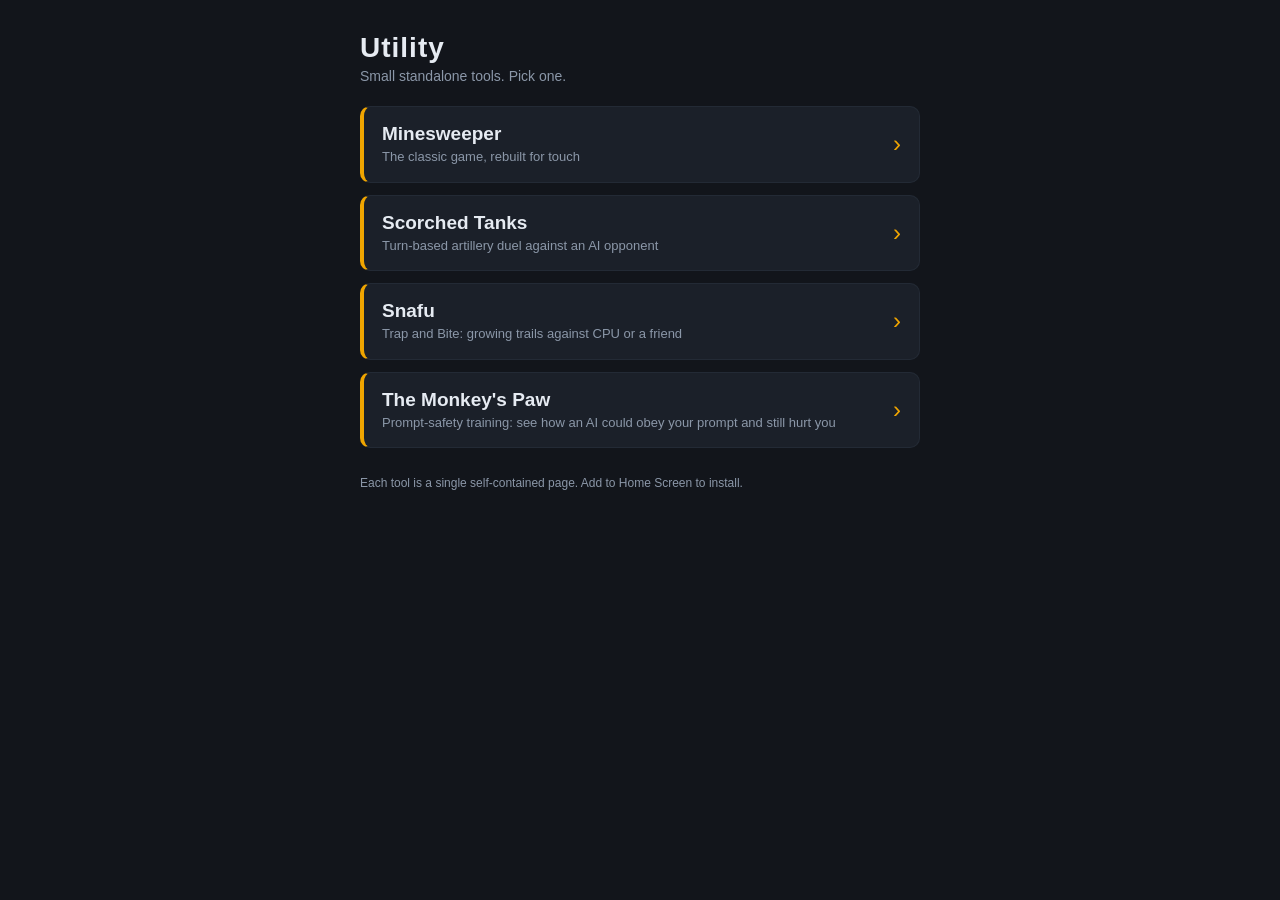
<file: index.html>
<!DOCTYPE html>
<html lang="en">
<head>
<meta charset="utf-8">
<title>Utility</title>
<meta name="viewport" content="width=device-width, initial-scale=1, viewport-fit=cover">
<meta name="description" content="A collection of small, standalone browser tools.">
<meta name="theme-color" content="#12151b">
<meta name="color-scheme" content="dark">
<style>
  :root {
    --bg: #12151b;
    --panel: #1b2029;
    --panel-2: #232a35;
    --line: #0d1015;
    --text: #e6ebf2;
    --muted: #8b97a8;
    --accent: #f0a500;
    --radius: 10px;
  }

  * { box-sizing: border-box; -webkit-tap-highlight-color: transparent; }

  html, body {
    margin: 0;
    padding: 0;
    background: var(--bg);
    color: var(--text);
    font-family: -apple-system, BlinkMacSystemFont, "Segoe UI", Roboto, Helvetica, Arial, sans-serif;
  }

  body {
    min-height: 100vh;
    min-height: 100dvh;
    display: flex;
    flex-direction: column;
    align-items: center;
    padding: max(24px, env(safe-area-inset-top)) 16px max(24px, env(safe-area-inset-bottom));
  }

  .shell { width: 100%; max-width: 560px; }

  h1 {
    font-size: 28px;
    letter-spacing: 1px;
    margin: 8px 0 4px;
  }

  .sub {
    color: var(--muted);
    font-size: 14px;
    margin: 0 0 22px;
  }

  .tools { display: flex; flex-direction: column; gap: 12px; }

  .tool {
    display: flex;
    align-items: center;
    gap: 14px;
    min-height: 76px;               /* comfortable iPad tap target */
    padding: 16px 18px;
    background: var(--panel);
    border: 1px solid var(--panel-2);
    border-left: 4px solid var(--accent);
    border-radius: var(--radius);
    color: var(--text);
    text-decoration: none;
    transition: background .15s, transform .06s;
  }

  .tool:hover { background: var(--panel-2); }
  .tool:active { transform: scale(.985); }

  .tool .label { display: flex; flex-direction: column; gap: 3px; flex: 1; }
  .tool .name { font-size: 19px; font-weight: 600; }
  .tool .desc { font-size: 13px; color: var(--muted); line-height: 1.35; }
  .tool .go { color: var(--accent); font-size: 24px; line-height: 1; }

  footer {
    margin-top: 28px;
    color: var(--muted);
    font-size: 12px;
  }
</style>
</head>
<body>
  <main class="shell">
    <h1>Utility</h1>
    <p class="sub">Small standalone tools. Pick one.</p>

    <nav class="tools">
      <!-- ADD A TOOL: copy one whole <a class="tool"> block below and change three
           things — the href to ./your-folder-name/index.html, the .name, and the .desc.
           Nothing else in this file needs updating. -->

      <a class="tool" href="./minesweeper/index.html">
        <span class="label">
          <span class="name">Minesweeper</span>
          <span class="desc">The classic game, rebuilt for touch</span>
        </span>
        <span class="go" aria-hidden="true">&rsaquo;</span>
      </a>

      <a class="tool" href="./scorched-tanks/index.html">
        <span class="label">
          <span class="name">Scorched Tanks</span>
          <span class="desc">Turn-based artillery duel against an AI opponent</span>
        </span>
        <span class="go" aria-hidden="true">&rsaquo;</span>
      </a>
      <a class="tool" href="./snafu/index.html">
        <span class="label">
          <span class="name">Snafu</span>
          <span class="desc">Trap and Bite: growing trails against CPU or a friend</span>
        </span>
        <span class="go" aria-hidden="true">&rsaquo;</span>
      </a>
      <a class="tool" href="./monkeys-paw/index.html">
        <span class="label">
          <span class="name">The Monkey's Paw</span>
          <span class="desc">Prompt-safety training: see how an AI could obey your prompt and still hurt you</span>
        </span>
        <span class="go" aria-hidden="true">&rsaquo;</span>
      </a>
    </nav>

    <footer>Each tool is a single self-contained page. Add to Home Screen to install.</footer>
  </main>
</body>
</html>
</file>
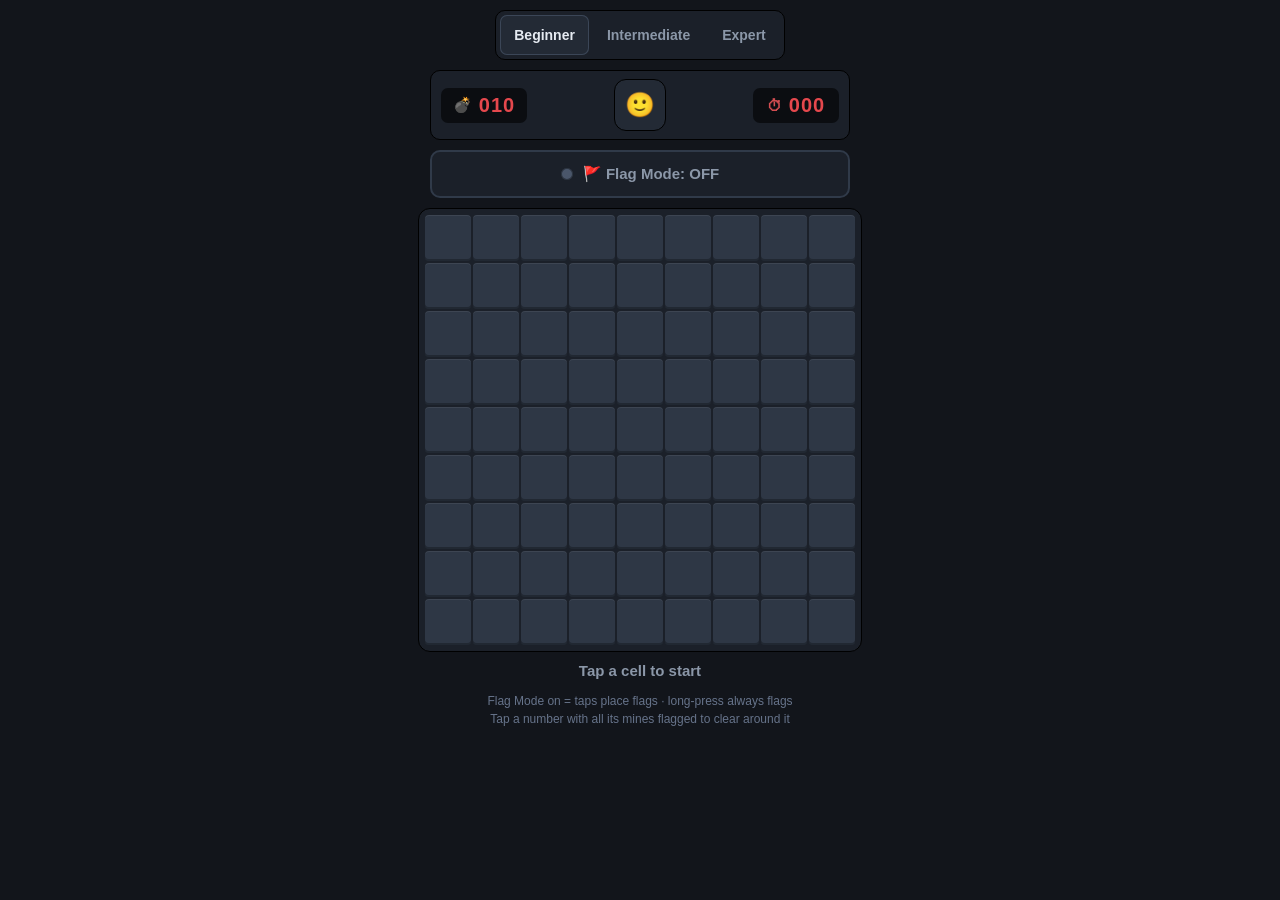
<file: minesweeper/index.html>
<!DOCTYPE html>
<html lang="en">
<head>
<meta charset="utf-8">
<title>Minesweeper</title>
<meta name="viewport" content="width=device-width, initial-scale=1, maximum-scale=1, user-scalable=no, viewport-fit=cover">
<meta name="description" content="A classic Minesweeper clone. Single file, no dependencies, installable.">
<meta name="theme-color" content="#12151b">
<meta name="color-scheme" content="dark">
<link rel="manifest" href="manifest.json">
<link rel="icon" href="icon-192.png" sizes="192x192" type="image/png">
<link rel="apple-touch-icon" href="icon-192.png">
<meta name="apple-mobile-web-app-capable" content="yes">
<meta name="mobile-web-app-capable" content="yes">
<meta name="apple-mobile-web-app-status-bar-style" content="black-translucent">
<meta name="apple-mobile-web-app-title" content="Minesweeper">
<style>
  :root {
    --bg: #12151b;
    --panel: #1b2029;
    --panel-2: #232a35;
    --hidden: #2e3745;
    --hidden-2: #37424f;
    --revealed: #171c24;
    --line: #0d1015;
    --text: #e6ebf2;
    --muted: #8b97a8;
    --accent: #f0a500;
    --danger: #e5484d;
    --ok: #3dd68c;
    --cell: 34px;
    --gap: 2px;
    --radius: 10px;
  }

  * { box-sizing: border-box; -webkit-tap-highlight-color: transparent; }

  html, body {
    margin: 0;
    padding: 0;
    background: var(--bg);
    color: var(--text);
    font-family: -apple-system, BlinkMacSystemFont, "Segoe UI", Roboto, Helvetica, Arial, sans-serif;
    overscroll-behavior: none;
  }

  body {
    min-height: 100vh;
    min-height: 100dvh;
    display: flex;
    flex-direction: column;
    align-items: center;
    gap: 10px;
    padding: max(10px, env(safe-area-inset-top)) 10px max(10px, env(safe-area-inset-bottom));
    user-select: none;
    -webkit-user-select: none;
    touch-action: manipulation;
  }

  .shell {
    width: 100%;
    max-width: 100%;
    display: flex;
    flex-direction: column;
    align-items: center;
    gap: 10px;
  }

  /* ---------- difficulty ---------- */
  .levels {
    display: flex;
    gap: 4px;
    background: var(--panel);
    padding: 4px;
    border-radius: var(--radius);
    border: 1px solid #000;
  }

  .levels button {
    appearance: none;
    border: 0;
    background: transparent;
    color: var(--muted);
    font: inherit;
    font-size: 14px;
    font-weight: 600;
    padding: 9px 14px;
    min-height: 40px;
    border-radius: 7px;
    cursor: pointer;
  }

  .levels button[aria-pressed="true"] {
    background: var(--panel-2);
    color: var(--text);
    box-shadow: inset 0 0 0 1px #3b4657;
  }

  /* ---------- status bar ---------- */
  .status {
    display: flex;
    align-items: center;
    justify-content: space-between;
    gap: 10px;
    width: 100%;
    max-width: 420px;
    background: var(--panel);
    border: 1px solid #000;
    border-radius: var(--radius);
    padding: 8px 10px;
  }

  .readout {
    display: flex;
    align-items: center;
    gap: 6px;
    font-variant-numeric: tabular-nums;
    font-feature-settings: "tnum";
    font-size: 20px;
    font-weight: 700;
    letter-spacing: 1px;
    color: var(--danger);
    background: #0b0d11;
    border-radius: 7px;
    padding: 6px 10px;
    min-width: 86px;
    justify-content: center;
  }

  .readout .ico { font-size: 15px; filter: grayscale(0.15); }

  #reset {
    appearance: none;
    border: 1px solid #000;
    background: var(--panel-2);
    font-size: 24px;
    line-height: 1;
    width: 52px;
    height: 52px;
    border-radius: 12px;
    cursor: pointer;
    display: grid;
    place-items: center;
  }

  #reset:active { transform: translateY(1px); }

  /* ---------- flag mode toggle ---------- */
  #flagToggle {
    appearance: none;
    font: inherit;
    font-size: 15px;
    font-weight: 700;
    color: var(--muted);
    background: var(--panel);
    border: 2px solid #303a49;
    border-radius: var(--radius);
    padding: 10px 18px;
    min-height: 48px;
    width: 100%;
    max-width: 420px;
    cursor: pointer;
    display: flex;
    align-items: center;
    justify-content: center;
    gap: 10px;
    transition: background .12s ease, color .12s ease, border-color .12s ease;
  }

  #flagToggle .dot {
    width: 12px;
    height: 12px;
    border-radius: 50%;
    background: #4a566a;
    box-shadow: inset 0 0 0 1px rgba(0,0,0,.4);
  }

  #flagToggle .state { font-variant-numeric: tabular-nums; }

  #flagToggle[aria-pressed="true"] {
    background: var(--accent);
    border-color: #ffd166;
    color: #221800;
    box-shadow: 0 0 0 3px rgba(240,165,0,.22);
  }

  #flagToggle[aria-pressed="true"] .dot {
    background: #7a1f1f;
    box-shadow: 0 0 0 2px rgba(255,255,255,.55);
  }

  /* ---------- board ---------- */
  .board-wrap {
    max-width: 100%;
    overflow: auto;
    padding: 6px;
    background: var(--panel);
    border: 1px solid #000;
    border-radius: 12px;
    -webkit-overflow-scrolling: touch;
  }

  #board {
    display: grid;
    gap: var(--gap);
    touch-action: manipulation;
    margin: 0 auto;
  }

  .cell {
    width: var(--cell);
    height: var(--cell);
    border-radius: 4px;
    background: var(--hidden);
    box-shadow: inset 0 -2px 0 rgba(0,0,0,.28), inset 0 1px 0 rgba(255,255,255,.07);
    display: grid;
    place-items: center;
    font-size: calc(var(--cell) * 0.56);
    font-weight: 800;
    line-height: 1;
    color: transparent;
    cursor: pointer;
  }

  .cell.flag, .cell.mine, .cell.wrong {
    font-size: calc(var(--cell) * 0.5);
  }

  .cell.down { background: var(--hidden-2); }

  .cell.open {
    background: var(--revealed);
    box-shadow: inset 0 0 0 1px #262e3a;
    cursor: default;
  }

  .cell.open.n1 { color: #5aa9ff; }
  .cell.open.n2 { color: #4ecb71; }
  .cell.open.n3 { color: #ff6b6b; }
  .cell.open.n4 { color: #bd8bff; }
  .cell.open.n5 { color: #ffab5c; }
  .cell.open.n6 { color: #37d3d3; }
  .cell.open.n7 { color: #e8eaf0; }
  .cell.open.n8 { color: #97a3b5; }

  .cell.flag { color: inherit; }
  .cell.mine { background: #431a1c; box-shadow: inset 0 0 0 1px #6b2226; }
  .cell.boom { background: var(--danger); box-shadow: inset 0 0 0 1px #ff8b8e; }
  .cell.wrong { background: #3a2224; box-shadow: inset 0 0 0 1px #6b2226; }

  /* ---------- banner + footer ---------- */
  #banner {
    font-size: 15px;
    font-weight: 700;
    min-height: 20px;
    text-align: center;
    color: var(--muted);
  }

  #banner.win { color: var(--ok); }
  #banner.lose { color: var(--danger); }

  footer {
    font-size: 12px;
    color: #66738a;
    text-align: center;
    line-height: 1.5;
    padding-bottom: 4px;
  }

  @media (hover: hover) {
    .levels button:hover { color: var(--text); }
    .cell:not(.open):hover { background: var(--hidden-2); }
  }
</style>
</head>
<body>
<div class="shell">
  <div class="levels" role="group" aria-label="Difficulty">
    <button type="button" data-level="beginner" aria-pressed="true">Beginner</button>
    <button type="button" data-level="intermediate" aria-pressed="false">Intermediate</button>
    <button type="button" data-level="expert" aria-pressed="false">Expert</button>
  </div>

  <div class="status">
    <div class="readout" id="mineCount" aria-label="Mines remaining"><span class="ico">💣</span><span id="mineCountValue">010</span></div>
    <button type="button" id="reset" aria-label="New game">🙂</button>
    <div class="readout" id="timer" aria-label="Time elapsed"><span class="ico">⏱</span><span id="timerValue">000</span></div>
  </div>

  <button type="button" id="flagToggle" aria-pressed="false">
    <span class="dot" aria-hidden="true"></span>
    <span>🚩 Flag Mode: <span class="state">OFF</span></span>
  </button>

  <div class="board-wrap">
    <div id="board" role="grid" aria-label="Minefield"></div>
  </div>

  <div id="banner">Tap a cell to start</div>

  <footer>
    Flag Mode on = taps place flags &middot; long-press always flags<br>
    Tap a number with all its mines flagged to clear around it
  </footer>
</div>

<script>
(function () {
  'use strict';

  var LEVELS = {
    beginner:     { cols: 9,  rows: 9,  mines: 10 },
    intermediate: { cols: 16, rows: 16, mines: 40 },
    expert:       { cols: 30, rows: 16, mines: 99 }
  };

  var LONG_PRESS_MS = 450;
  var MIN_CELL = 22;
  var MAX_CELL = 46;

  var boardEl = document.getElementById('board');
  var wrapEl = document.querySelector('.board-wrap');
  var bannerEl = document.getElementById('banner');
  var resetEl = document.getElementById('reset');
  var flagToggleEl = document.getElementById('flagToggle');
  var flagStateEl = flagToggleEl.querySelector('.state');
  var mineCountEl = document.getElementById('mineCountValue');
  var timerEl = document.getElementById('timerValue');
  var levelButtons = Array.prototype.slice.call(document.querySelectorAll('.levels button'));

  var level = load('ms.level', 'beginner');
  if (!LEVELS[level]) level = 'beginner';
  var flagMode = load('ms.flagMode', 'off') === 'on';

  var cols, rows, mineTotal;
  var mine, open, flag, adj;   // flat typed arrays, one entry per cell
  var cells = [];              // DOM nodes, same indexing
  var started, over, won, openCount, flagCount;
  var timerId = null, startTime = 0;

  function load(key, fallback) {
    try { var v = localStorage.getItem(key); return v === null ? fallback : v; }
    catch (e) { return fallback; }
  }

  function save(key, value) {
    try { localStorage.setItem(key, value); } catch (e) {}
  }

  function pad3(n) {
    if (n < 0) return '-' + Math.min(99, -n);
    return String(Math.min(999, n)).padStart(3, '0');
  }

  /* ---------- neighbours ---------- */

  function forEachNeighbor(i, fn) {
    var x = i % cols, y = (i - x) / cols;
    for (var dy = -1; dy <= 1; dy++) {
      var ny = y + dy;
      if (ny < 0 || ny >= rows) continue;
      for (var dx = -1; dx <= 1; dx++) {
        if (dx === 0 && dy === 0) continue;
        var nx = x + dx;
        if (nx < 0 || nx >= cols) continue;
        fn(ny * cols + nx);
      }
    }
  }

  /* ---------- setup ---------- */

  function newGame() {
    var cfg = LEVELS[level];
    cols = cfg.cols; rows = cfg.rows; mineTotal = cfg.mines;

    var n = cols * rows;
    mine = new Uint8Array(n);
    open = new Uint8Array(n);
    flag = new Uint8Array(n);
    adj = new Uint8Array(n);

    started = false; over = false; won = false;
    openCount = 0; flagCount = 0;

    stopTimer();
    timerEl.textContent = '000';
    mineCountEl.textContent = pad3(mineTotal);
    resetEl.textContent = '🙂';
    bannerEl.textContent = 'Tap a cell to start';
    bannerEl.className = '';

    buildBoard(n);
    sizeBoard();
  }

  function buildBoard(n) {
    boardEl.style.gridTemplateColumns = 'repeat(' + cols + ', var(--cell))';
    var frag = document.createDocumentFragment();
    cells = new Array(n);
    for (var i = 0; i < n; i++) {
      var el = document.createElement('div');
      el.className = 'cell';
      el.dataset.i = i;
      cells[i] = el;
      frag.appendChild(el);
    }
    boardEl.textContent = '';
    boardEl.appendChild(frag);
  }

  // Mines are placed after the first tap so that tap — and, where the mine
  // count allows, its whole neighbourhood — is guaranteed safe.
  function placeMines(safeIndex) {
    var n = cols * rows;
    var banned = Object.create(null);
    banned[safeIndex] = true;
    var bannedCount = 1;
    if (n - 9 >= mineTotal) {
      forEachNeighbor(safeIndex, function (j) { banned[j] = true; bannedCount++; });
    }

    var pool = new Int32Array(n - bannedCount);
    var p = 0;
    for (var i = 0; i < n; i++) if (!banned[i]) pool[p++] = i;

    for (var k = 0; k < mineTotal; k++) {
      var r = k + Math.floor(Math.random() * (pool.length - k));
      var tmp = pool[k]; pool[k] = pool[r]; pool[r] = tmp;
      mine[pool[k]] = 1;
    }

    for (var c = 0; c < n; c++) {
      if (mine[c]) continue;
      var count = 0;
      forEachNeighbor(c, function (j) { if (mine[j]) count++; });
      adj[c] = count;
    }
  }

  /* ---------- sizing ---------- */

  function sizeBoard() {
    var chrome = wrapEl.getBoundingClientRect().top + 90; // header above + footer below
    var availW = document.documentElement.clientWidth - 32;
    var availH = document.documentElement.clientHeight - chrome;
    var gap = 2;
    var byW = Math.floor((availW - (cols - 1) * gap) / cols);
    var byH = Math.floor((availH - (rows - 1) * gap) / rows);
    var size = Math.max(MIN_CELL, Math.min(MAX_CELL, Math.min(byW, byH)));
    document.documentElement.style.setProperty('--cell', size + 'px');
  }

  /* ---------- timer ---------- */

  function startTimer() {
    startTime = Date.now();
    timerId = setInterval(function () {
      timerEl.textContent = pad3(Math.floor((Date.now() - startTime) / 1000));
    }, 250);
  }

  function stopTimer() {
    if (timerId !== null) { clearInterval(timerId); timerId = null; }
  }

  /* ---------- rendering ---------- */

  function paint(i) {
    var el = cells[i];
    var cls = 'cell';
    var text = '';
    if (open[i]) {
      cls += ' open';
      if (mine[i]) {
        cls += ' mine';
        text = '💣';
      } else if (adj[i] > 0) {
        cls += ' n' + adj[i];
        text = String(adj[i]);
      }
    } else if (flag[i]) {
      cls += ' flag';
      text = '🚩';
    }
    el.className = cls;
    if (el.textContent !== text) el.textContent = text;
  }

  function updateMineCount() {
    mineCountEl.textContent = pad3(mineTotal - flagCount);
  }

  /* ---------- moves ---------- */

  function reveal(start) {
    if (open[start] || flag[start]) return;

    if (mine[start]) {
      open[start] = 1;
      paint(start);
      cells[start].classList.add('boom');
      lose();
      return;
    }

    var stack = [start];
    while (stack.length) {
      var i = stack.pop();
      if (open[i] || flag[i]) continue;
      open[i] = 1;
      openCount++;
      paint(i);
      if (adj[i] === 0) {
        forEachNeighbor(i, function (j) {
          if (!open[j] && !flag[j] && !mine[j]) stack.push(j);
        });
      }
    }

    if (openCount === cols * rows - mineTotal) win();
  }

  function toggleFlag(i) {
    if (open[i]) return;
    flag[i] = flag[i] ? 0 : 1;
    flagCount += flag[i] ? 1 : -1;
    paint(i);
    updateMineCount();
  }

  // Tapping a satisfied number clears its unflagged neighbours.
  function chord(i) {
    if (!open[i] || adj[i] === 0) return;
    var flags = 0;
    forEachNeighbor(i, function (j) { if (flag[j]) flags++; });
    if (flags !== adj[i]) return;
    var targets = [];
    forEachNeighbor(i, function (j) { if (!flag[j] && !open[j]) targets.push(j); });
    for (var k = 0; k < targets.length && !over; k++) reveal(targets[k]);
  }

  function tap(i) {
    if (over) return;

    if (!started) {
      // The first tap must never lose, even in flag mode's shadow: only a
      // reveal starts the game, so mines are laid against that cell.
      if (flagMode) { toggleFlag(i); return; }
      started = true;
      placeMines(i);
      startTimer();
      bannerEl.textContent = 'Good luck';
    }

    if (flagMode) { toggleFlag(i); return; }
    if (open[i]) chord(i);
    else reveal(i);
  }

  function lose() {
    over = true;
    stopTimer();
    for (var i = 0; i < mine.length; i++) {
      if (mine[i] && !flag[i] && !open[i]) {
        open[i] = 1;
        paint(i);
      } else if (!mine[i] && flag[i]) {
        cells[i].className = 'cell wrong';
        cells[i].textContent = '✖';
      }
    }
    resetEl.textContent = '😵';
    bannerEl.textContent = 'Boom — tap the face to try again';
    bannerEl.className = 'lose';
  }

  function win() {
    over = true;
    won = true;
    stopTimer();
    for (var i = 0; i < mine.length; i++) {
      if (mine[i] && !flag[i]) { flag[i] = 1; flagCount++; paint(i); }
    }
    updateMineCount();
    resetEl.textContent = '😎';
    bannerEl.textContent = 'Cleared in ' + timerEl.textContent.replace(/^0+(?=\d)/, '') + 's!';
    bannerEl.className = 'win';
  }

  /* ---------- input ---------- */

  var pressIndex = -1;
  var pressTimer = null;
  var pressHandled = false;

  function cellIndexFrom(target) {
    if (!target || !target.dataset || target.dataset.i === undefined) return -1;
    return Number(target.dataset.i);
  }

  function clearPress() {
    if (pressTimer !== null) { clearTimeout(pressTimer); pressTimer = null; }
    if (pressIndex >= 0 && cells[pressIndex]) cells[pressIndex].classList.remove('down');
    pressIndex = -1;
  }

  boardEl.addEventListener('pointerdown', function (e) {
    if (over || e.button === 2) return;
    var i = cellIndexFrom(e.target);
    if (i < 0) return;
    pressIndex = i;
    pressHandled = false;
    if (!open[i]) cells[i].classList.add('down');
    pressTimer = setTimeout(function () {
      pressTimer = null;
      pressHandled = true;
      if (!over && !open[i]) {
        toggleFlag(i);
        if (navigator.vibrate) navigator.vibrate(15);
      }
      if (cells[i]) cells[i].classList.remove('down');
    }, LONG_PRESS_MS);
  });

  boardEl.addEventListener('pointerup', function (e) {
    var i = cellIndexFrom(e.target);
    var pressed = pressIndex;
    var handled = pressHandled;
    clearPress();
    if (handled || pressed < 0 || i !== pressed) return;
    tap(i);
  });

  boardEl.addEventListener('pointercancel', clearPress);
  boardEl.addEventListener('pointerleave', clearPress);

  boardEl.addEventListener('contextmenu', function (e) {
    e.preventDefault();
    var i = cellIndexFrom(e.target);
    if (i < 0 || over) return;
    clearPress();
    pressHandled = true;
    toggleFlag(i);
  });

  // Stop iOS from zooming on a fast double tap on the grid.
  boardEl.addEventListener('dblclick', function (e) { e.preventDefault(); });

  /* ---------- controls ---------- */

  function setFlagMode(on) {
    flagMode = on;
    flagToggleEl.setAttribute('aria-pressed', on ? 'true' : 'false');
    flagStateEl.textContent = on ? 'ON' : 'OFF';
    save('ms.flagMode', on ? 'on' : 'off');
  }

  flagToggleEl.addEventListener('click', function () { setFlagMode(!flagMode); });

  resetEl.addEventListener('click', newGame);

  levelButtons.forEach(function (btn) {
    btn.addEventListener('click', function () {
      level = btn.dataset.level;
      save('ms.level', level);
      levelButtons.forEach(function (b) {
        b.setAttribute('aria-pressed', b === btn ? 'true' : 'false');
      });
      newGame();
    });
  });

  window.addEventListener('resize', sizeBoard);
  window.addEventListener('orientationchange', function () { setTimeout(sizeBoard, 250); });

  /* ---------- boot ---------- */

  levelButtons.forEach(function (b) {
    b.setAttribute('aria-pressed', b.dataset.level === level ? 'true' : 'false');
  });
  setFlagMode(flagMode);
  newGame();
})();
</script>
</body>
</html>
</file>
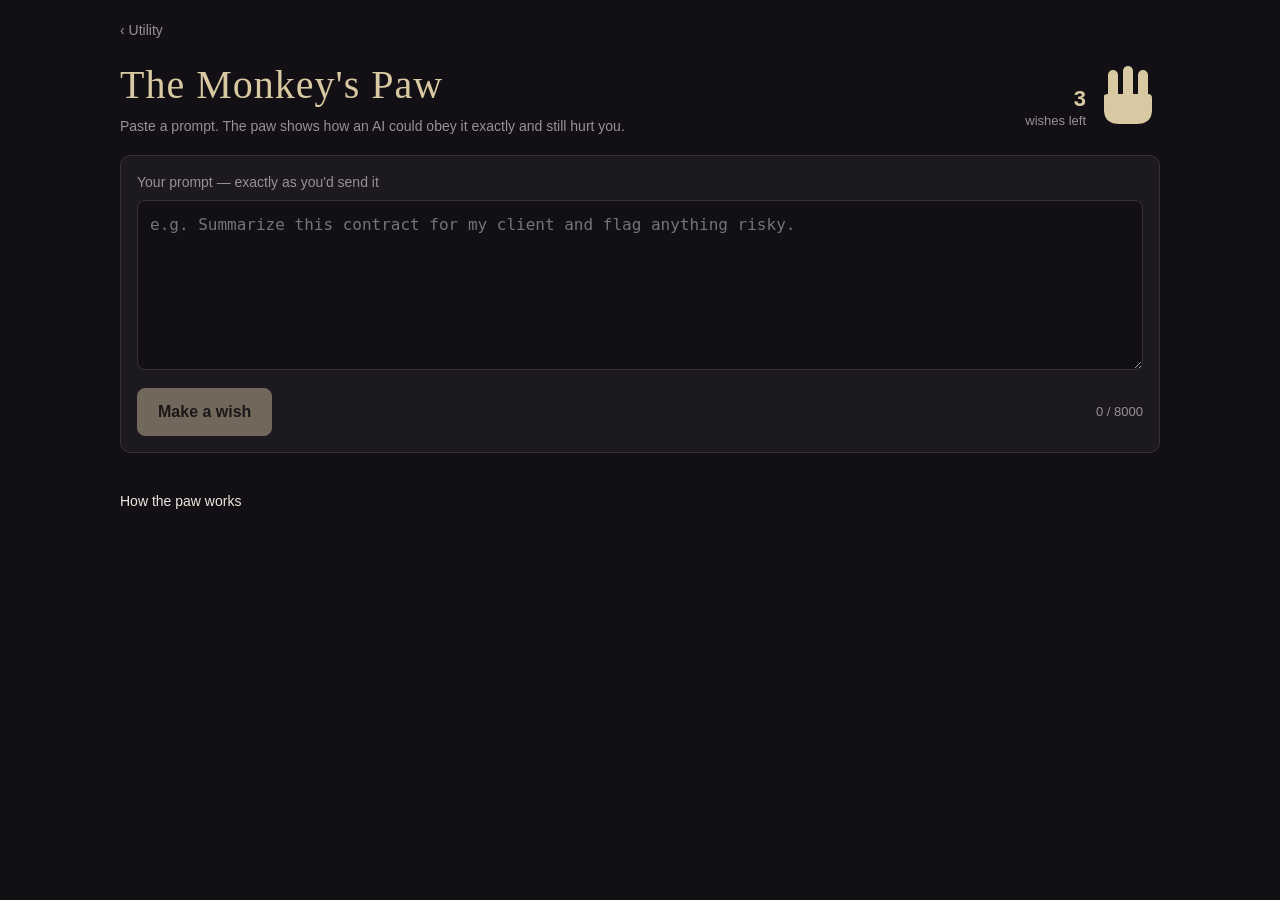
<file: monkeys-paw/index.html>
<!DOCTYPE html>
<html lang="en">
<head>
<meta charset="utf-8">
<meta name="viewport" content="width=device-width, initial-scale=1, viewport-fit=cover">
<title>The Monkey's Paw</title>
<meta name="description" content="Prompt-safety training: see how an AI could obey your prompt exactly and still hurt you.">
<meta name="theme-color" content="#121014">
<meta name="color-scheme" content="dark">
<link rel="manifest" href="./manifest.json">
<link rel="apple-touch-icon" href="./icon-192.png">
<meta name="apple-mobile-web-app-capable" content="yes">
<meta name="apple-mobile-web-app-title" content="Monkey's Paw">
<style>
  :root {
    --bg: #121014;
    --panel: #1c1920;
    --panel-2: #262229;
    --line: #36303a;
    --text: #ece6dc;
    --muted: #9a9095;
    --bone: #d9c9a3;
    --literal: #7fb2ff;
    --presume: #e48cff;
    --nuisance: #c9b458;
    --costly: #f08a3c;
    --catastrophic: #ff4f5e;
    --good: #6fcf97;
    --radius: 10px;
  }
  * { box-sizing: border-box; -webkit-tap-highlight-color: transparent; }
  html, body {
    margin: 0; padding: 0; background: var(--bg); color: var(--text);
    font-family: -apple-system, BlinkMacSystemFont, "Segoe UI", Roboto, Helvetica, Arial, sans-serif;
    line-height: 1.45;
  }
  body {
    min-height: 100vh; min-height: 100dvh;
    padding: max(20px, env(safe-area-inset-top)) 16px max(28px, env(safe-area-inset-bottom));
  }
  .shell { max-width: 1040px; margin: 0 auto; }
  a { color: var(--bone); }

  /* ---------- header ---------- */
  header { display: flex; align-items: center; gap: 16px; flex-wrap: wrap; margin-bottom: 18px; }
  .back { color: var(--muted); font-size: 14px; text-decoration: none; width: 100%; }
  h1 {
    font-family: Georgia, "Times New Roman", serif; font-weight: normal;
    font-size: clamp(28px, 6vw, 40px); letter-spacing: 1px; margin: 0; color: var(--bone);
  }
  .tagline { color: var(--muted); font-size: 14px; margin: 2px 0 0; }
  .titles { flex: 1; min-width: 220px; }

  .wishes { display: flex; align-items: flex-end; gap: 10px; }
  .wishes .count { font-size: 13px; color: var(--muted); text-align: right; line-height: 1.2; }
  .wishes .count b { display: block; font-size: 22px; color: var(--bone); font-weight: 600; }
  .paw { width: 64px; height: 64px; }
  .paw .finger { transform-box: fill-box; transform-origin: 50% 100%; transition: transform .6s cubic-bezier(.5,-0.4,.4,1.4), fill .6s; fill: var(--bone); }
  .paw .finger.curled { transform: scaleY(.38); fill: #5e5548; }
  .paw .palm { fill: var(--bone); }

  /* ---------- input ---------- */
  .panel { background: var(--panel); border: 1px solid var(--line); border-radius: var(--radius); padding: 16px; }
  label.lbl { display: block; font-size: 14px; color: var(--muted); margin-bottom: 8px; }
  textarea {
    width: 100%; min-height: 170px; resize: vertical; padding: 12px;
    background: var(--bg); color: var(--text); border: 1px solid var(--line); border-radius: 8px;
    font: 16px/1.45 ui-monospace, SFMono-Regular, Menlo, Consolas, monospace; /* 16px stops iOS zoom */
  }
  textarea:focus { outline: 2px solid var(--bone); outline-offset: 1px; }
  .row { display: flex; align-items: center; gap: 12px; flex-wrap: wrap; margin-top: 12px; }
  .chars { color: var(--muted); font-size: 13px; margin-left: auto; }
  button {
    font: inherit; font-size: 16px; min-height: 48px; padding: 0 20px; border-radius: 8px; cursor: pointer;
    border: 1px solid var(--line); background: var(--panel-2); color: var(--text); touch-action: manipulation;
  }
  button.primary { background: var(--bone); color: #1a1612; border-color: var(--bone); font-weight: 600; }
  button:disabled { opacity: .45; cursor: not-allowed; }
  .notice { margin-top: 12px; padding: 12px 14px; border-radius: 8px; font-size: 15px; display: none; }
  .notice.show { display: block; }
  .notice.err { background: #2c1519; border: 1px solid #5a2128; color: #ffc2c8; }
  .notice.info { background: #1f1c16; border: 1px solid #4a4130; color: var(--bone); }

  /* ---------- results ---------- */
  #results { margin-top: 22px; display: none; }
  #results.show { display: block; }
  .remark {
    font-family: Georgia, "Times New Roman", serif; font-style: italic; font-size: 18px;
    color: var(--bone); margin: 0 0 16px; padding-left: 14px; border-left: 3px solid var(--bone);
  }
  .tally { display: flex; gap: 8px; flex-wrap: wrap; margin: 0 0 14px; }
  .pill { font-size: 12px; font-weight: 600; text-transform: uppercase; letter-spacing: .6px; padding: 4px 9px; border-radius: 999px; border: 1px solid currentColor; }
  .pill.nuisance { color: var(--nuisance); }
  .pill.costly { color: var(--costly); }
  .pill.catastrophic { color: var(--catastrophic); }

  .cols { display: grid; grid-template-columns: 1fr; gap: 16px; }
  @media (min-width: 720px) { .cols { grid-template-columns: 1fr 1fr; } }
  .col h2 { font-size: 15px; letter-spacing: 2px; margin: 0 0 2px; }
  .col .sub { font-size: 13px; color: var(--muted); margin: 0 0 12px; }
  .col.literal h2 { color: var(--literal); }
  .col.presume h2 { color: var(--presume); }
  .col.literal .curse { border-top: 3px solid var(--literal); }
  .col.presume .curse { border-top: 3px solid var(--presume); }

  .curse { background: var(--panel); border: 1px solid var(--line); border-radius: var(--radius); padding: 14px; margin-bottom: 12px; }
  .curse .top { display: flex; justify-content: space-between; align-items: center; margin-bottom: 8px; }
  .curse .num { color: var(--muted); font-size: 13px; }
  .curse .what { margin: 0 0 10px; font-size: 16px; }
  .curse dt { font-size: 12px; text-transform: uppercase; letter-spacing: .6px; color: var(--muted); margin-top: 8px; }
  .curse dd { margin: 3px 0 0; font-size: 15px; }
  .curse .trigger q { quotes: "\201C" "\201D"; font-family: ui-monospace, SFMono-Regular, Menlo, Consolas, monospace; font-size: 14px; background: var(--panel-2); padding: 1px 5px; border-radius: 4px; }
  .curse .trigger em { color: var(--muted); }
  .curse .fix { background: #16201a; border: 1px solid #284033; border-radius: 6px; padding: 8px 10px; }
  .fixed { margin-top: 18px; background: var(--panel); border: 1px solid #284033; border-radius: var(--radius); padding: 14px; }
  .fixed .head { display: flex; align-items: center; justify-content: space-between; gap: 12px; flex-wrap: wrap; margin-bottom: 10px; }
  .fixed h2 { font-size: 15px; letter-spacing: 2px; margin: 0; color: var(--good); }
  .fixed pre {
    margin: 0; white-space: pre-wrap; word-break: break-word; max-height: 320px; overflow: auto;
    background: var(--bg); border: 1px solid var(--line); border-radius: 8px; padding: 12px;
    font: 14px/1.45 ui-monospace, SFMono-Regular, Menlo, Consolas, monospace;
  }
  .fixed .note { color: var(--muted); font-size: 13px; margin: 8px 0 0; }
  button.copied { background: #1d3a2a; border-color: var(--good); color: var(--good); }
  .empty { color: var(--muted); font-style: italic; padding: 14px; border: 1px dashed var(--line); border-radius: var(--radius); }

  .concede { text-align: center; padding: 26px 18px; border: 1px solid #2f5a42; background: #142019; border-radius: var(--radius); }
  .concede h2 { font-family: Georgia, serif; font-weight: normal; color: var(--good); font-size: 26px; margin: 0 0 8px; }
  .concede p { margin: 0; font-size: 16px; }
  .residual { text-align: left; max-width: 620px; margin: 18px auto 0; padding-top: 14px; border-top: 1px dashed #2f5a42; }
  .residual h3 { font-size: 12px; text-transform: uppercase; letter-spacing: .6px; color: var(--muted); font-weight: 600; margin: 0 0 6px; }
  .residual ul { margin: 0; padding-left: 20px; font-size: 15px; color: var(--text); }
  .surrender { margin-top: 18px; text-align: center; }
  .surrender p { color: var(--muted); font-size: 13px; margin: 8px 0 0; }

  .how { margin-top: 26px; color: var(--muted); font-size: 14px; }
  .how summary { cursor: pointer; color: var(--text); min-height: 44px; display: flex; align-items: center; }
  .how ul { padding-left: 20px; margin: 6px 0; }
  .loading { animation: pulse 1.4s ease-in-out infinite; }
  @keyframes pulse { 50% { opacity: .5; } }
  @media (prefers-reduced-motion: reduce) { .loading { animation: none; } .paw .finger { transition: none; } }
</style>
</head>
<body>
<div class="shell">
  <header>
    <a class="back" href="../index.html">&lsaquo; Utility</a>
    <div class="titles">
      <h1>The Monkey's Paw</h1>
      <p class="tagline">Paste a prompt. The paw shows how an AI could obey it exactly and still hurt you.</p>
    </div>
    <div class="wishes" aria-live="polite">
      <div class="count"><b id="wishCount">3</b>wishes left</div>
      <svg class="paw" viewBox="0 0 64 64" aria-hidden="true">
        <rect class="finger" data-i="0" x="12" y="6"  width="10" height="30" rx="5"/>
        <rect class="finger" data-i="1" x="27" y="2"  width="10" height="34" rx="5"/>
        <rect class="finger" data-i="2" x="42" y="6"  width="10" height="30" rx="5"/>
        <path class="palm" d="M8 32 Q8 30 12 30 L52 30 Q56 30 56 34 L56 46 Q56 60 40 60 L24 60 Q8 60 8 46 Z"/>
      </svg>
    </div>
  </header>

  <section class="panel">
    <label class="lbl" for="prompt">Your prompt — exactly as you'd send it</label>
    <textarea id="prompt" spellcheck="false" placeholder="e.g. Summarize this contract for my client and flag anything risky."></textarea>
    <div class="row">
      <button class="primary" id="wishBtn">Make a wish</button>
      <button id="newPawBtn" hidden>Take a new paw</button>
      <span class="chars" id="chars">0 / 8000</span>
    </div>
    <div class="notice" id="notice" role="status"></div>
  </section>

  <section id="results" aria-live="polite"></section>

  <details class="how">
    <summary>How the paw works</summary>
    <ul>
      <li>The paw never does the task. It only shows what could go wrong.</li>
      <li><b>Literal</b> reads your words at their narrowest and most inconvenient. <b>Presumptuous</b> fills every gap with a confident wrong guess.</li>
      <li>Each curse names the exact words (or the missing detail) that cause it, how bad it is, and the smallest fix.</li>
      <li>Apply the fixes your own way and wish again — or surrender to see the fixed prompt (free) and copy it.</li>
      <li>When nothing meaningful is left, the paw concedes — and a concession doesn't cost a wish.</li>
      <li>Three wishes per paw. Every curse describes something real AI models do — no magic.</li>
    </ul>
  </details>
</div>

<script src="./config.js"></script>
<script>
(() => {
  const CFG = window.PAW_CONFIG || {};
  const API = (CFG.workerUrl || "").replace(/\/+$/, "");
  const MAX = 8000;
  const KEY = "monkeysPaw.session";

  const $ = (id) => document.getElementById(id);
  const promptEl = $("prompt"), wishBtn = $("wishBtn"), newPawBtn = $("newPawBtn");
  const notice = $("notice"), results = $("results"), chars = $("chars"), wishCount = $("wishCount");

  let session = null;
  let remaining = 3;
  let busy = false;

  const store = {
    get() { try { return localStorage.getItem(KEY); } catch { return null; } },
    set(v) { try { v ? localStorage.setItem(KEY, v) : localStorage.removeItem(KEY); } catch {} },
  };

  function el(tag, cls, text) {
    const n = document.createElement(tag);
    if (cls) n.className = cls;
    if (text != null) n.textContent = text;   // always textContent: model output is never trusted as HTML
    return n;
  }

  function say(msg, kind = "err") {
    notice.className = "notice show " + kind;
    notice.textContent = msg;
  }
  function clearNotice() { notice.className = "notice"; notice.textContent = ""; }

  function renderWishes() {
    wishCount.textContent = remaining;
    document.querySelectorAll(".paw .finger").forEach((f) => {
      f.classList.toggle("curled", Number(f.dataset.i) >= remaining);
    });
    const spent = remaining <= 0;
    newPawBtn.hidden = !spent;
    updateButton();
    if (spent && !busy) say("The paw is spent. Take a new paw to keep going.", "info");
  }

  function updateButton() {
    const len = promptEl.value.trim().length;
    chars.textContent = `${promptEl.value.length} / ${MAX}`;
    wishBtn.disabled = busy || remaining <= 0 || len < 10 || promptEl.value.length > MAX;
  }

  async function call(path, opts = {}) {
    const res = await fetch(API + path, {
      ...opts,
      headers: { "Content-Type": "application/json", ...(opts.headers || {}) },
    });
    let data = {};
    try { data = await res.json(); } catch {}
    return { ok: res.ok, status: res.status, data };
  }

  async function restore() {
    if (!API || API.includes("YOUR-SUBDOMAIN")) {
      say("Setup needed: put your Cloudflare Worker URL in monkeys-paw/config.js.", "info");
      wishBtn.disabled = true;
      return;
    }
    const id = store.get();
    if (!id) return renderWishes();
    try {
      const r = await call(`/session?id=${encodeURIComponent(id)}`, { method: "GET" });
      if (r.ok) { session = id; remaining = r.data.remaining; }
      else store.set(null);
    } catch { /* offline: leave defaults, the wish call will report */ }
    renderWishes();
  }

  async function ensureSession() {
    if (session) return true;
    const r = await call("/session", { method: "POST", body: "{}" });
    if (!r.ok) { say(r.data.error || "Could not reach the paw."); return false; }
    session = r.data.session; remaining = r.data.remaining; store.set(session);
    renderWishes();
    return true;
  }

  async function wish() {
    const prompt = promptEl.value.trim();
    if (busy || remaining <= 0 || prompt.length < 10) return;
    busy = true; updateButton(); clearNotice();
    wishBtn.textContent = "The paw considers…"; wishBtn.classList.add("loading");
    try {
      if (!(await ensureSession())) return;
      let r = await call("/wish", { method: "POST", body: JSON.stringify({ session, prompt }) });
      if (r.status === 404 && r.data.code === "no_session") {
        session = null; store.set(null);
        if (!(await ensureSession())) return;
        r = await call("/wish", { method: "POST", body: JSON.stringify({ session, prompt }) });
      }
      if (typeof r.data.remaining === "number") remaining = r.data.remaining;
      if (!r.ok) { say(r.data.error || "The paw went still."); return; }
      render(r.data.result);
    } catch {
      say("Could not reach the paw. Check your connection and try again.");
    } finally {
      busy = false;
      wishBtn.textContent = "Make a wish"; wishBtn.classList.remove("loading");
      renderWishes();
    }
  }

  function render(res) {
    results.replaceChildren();
    results.className = "show";
    if (res.paw_remark) results.append(el("p", "remark", res.paw_remark));

    if (res.verdict === "conceded") {
      const box = el("div", "concede");
      const [why, notes] = splitConcession(res.concession || "");
      box.append(el("h2", null, "The paw concedes."), el("p", null, why || "The wording holds."));
      if (notes.length) {
        const r = el("div", "residual");
        const ul = el("ul");
        notes.forEach((n) => ul.append(el("li", null, n)));
        r.append(el("h3", null, "Residual notes — not curses"), ul);
        box.append(r);
      }
      results.append(box);
      results.scrollIntoView({ behavior: "smooth", block: "start" });
      return;
    }

    const all = [...(res.literal || []), ...(res.presumptuous || [])];
    const tally = el("div", "tally");
    for (const sev of ["catastrophic", "costly", "nuisance"]) {
      const n = all.filter((c) => c.severity === sev).length;
      if (n) tally.append(el("span", "pill " + sev, `${n} ${sev}`));
    }
    results.append(tally);

    const cols = el("div", "cols");
    cols.append(
      column("literal", "LITERAL", "Does exactly what you said — at its narrowest.", res.literal || []),
      column("presume", "PRESUMPTUOUS", "Fills every gap with a confident wrong guess.", res.presumptuous || [])
    );
    results.append(cols);
    if (res.fixed_prompt) {
      // The fix stays hidden until the user gives up: working it out is the training.
      const fixed = fixedBlock(res.fixed_prompt);
      fixed.hidden = true;
      const wrap = el("div", "surrender");
      const btn = el("button", null, "Surrender — show me the fix");
      btn.addEventListener("click", () => { wrap.remove(); fixed.hidden = false; fixed.scrollIntoView({ behavior: "smooth", block: "nearest" }); });
      wrap.append(btn, el("p", null, "Free. Try fixing it yourself first."));
      results.append(wrap, fixed);
    }
    results.scrollIntoView({ behavior: "smooth", block: "start" });
  }

  // The paw may wrap quoted phrases in its own quote marks; the page adds curly quotes itself.
  const QUOTES = `"'“”‘’«»\``;
  function stripQuotes(t) {
    t = String(t || "").trim();
    while (t.length > 1 && QUOTES.includes(t[0]) && QUOTES.includes(t[t.length - 1])) t = t.slice(1, -1).trim();
    return t;
  }

  function splitConcession(text) {
    const m = text.split(/\n?\s*Residual notes[^\n]*:\s*\n?/i);
    const notes = (m[1] || "").split("\n").map((l) => l.replace(/^\s*[-*•]\s*/, "").trim()).filter(Boolean);
    return [m[0].trim(), notes.slice(0, 2)];
  }

  function fixedBlock(text) {
    const box = el("section", "fixed");
    const head = el("div", "head");
    const btn = el("button", null, "Copy fixed prompt");
    btn.addEventListener("click", async () => {
      const ok = await copyText(text);
      btn.textContent = ok ? "Copied ✓" : "Copy failed — select the text";
      btn.classList.toggle("copied", ok);
      setTimeout(() => { btn.textContent = "Copy fixed prompt"; btn.classList.remove("copied"); }, 2000);
    });
    head.append(el("h2", null, "FIXED PROMPT"), btn);
    box.append(head, el("pre", null, text));
    if (/\[[^\]]+\]/.test(text)) box.append(el("p", "note", "Fill in anything in [square brackets] before you use it."));
    return box;
  }

  async function copyText(text) {
    try { await navigator.clipboard.writeText(text); return true; } catch {}
    const ta = el("textarea"); ta.value = text; ta.setAttribute("readonly", "");
    ta.style.cssText = "position:fixed;top:0;left:0;opacity:0";
    document.body.append(ta); ta.select(); ta.setSelectionRange(0, text.length);
    let ok = false; try { ok = document.execCommand("copy"); } catch {}
    ta.remove(); return ok;
  }

  function column(cls, title, sub, curses) {
    const c = el("div", "col " + cls);
    c.append(el("h2", null, title), el("p", "sub", sub));
    if (!curses.length) { c.append(el("div", "empty", "No meaningful curse from this reader.")); return c; }
    curses.forEach((k, i) => {
      const card = el("article", "curse");
      const top = el("div", "top");
      top.append(el("span", "num", `Curse ${i + 1}`), el("span", "pill " + k.severity, k.severity));
      card.append(top, el("p", "what", k.curse));

      const dl = el("dl");
      const trig = el("dd", "trigger");
      if (k.trigger_type === "phrase") trig.append(el("q", null, stripQuotes(k.trigger)));
      else { trig.append(el("em", null, "Omission: "), document.createTextNode(k.trigger)); }
      dl.append(el("dt", null, "Caused by"), trig, el("dt", null, "Minimal fix"), el("dd", "fix", k.fix));
      card.append(dl);
      c.append(card);
    });
    return c;
  }

  promptEl.addEventListener("input", updateButton);
  promptEl.addEventListener("keydown", (e) => { if (e.key === "Enter" && (e.metaKey || e.ctrlKey)) wish(); });
  wishBtn.addEventListener("click", wish);
  newPawBtn.addEventListener("click", () => {
    session = null; store.set(null); remaining = 3; clearNotice(); renderWishes();
  });

  restore();
})();
</script>
</body>
</html>
</file>
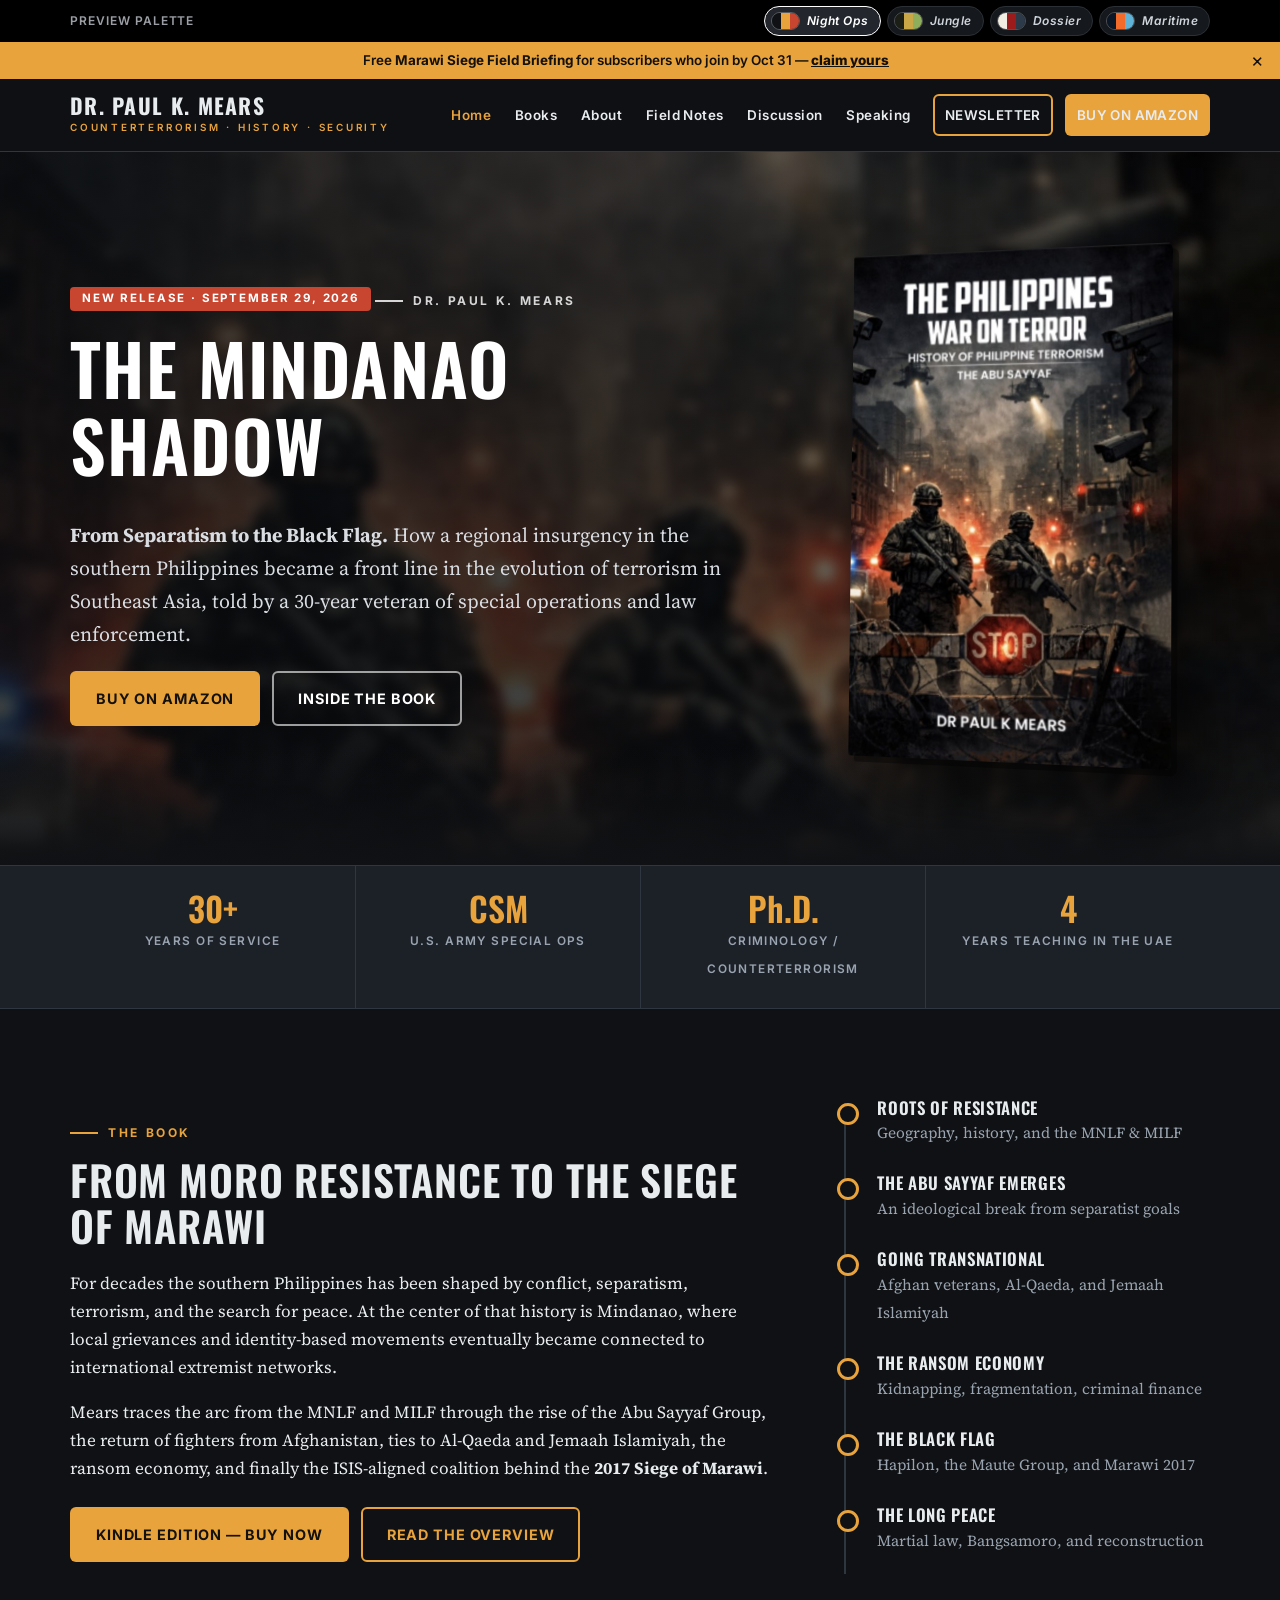
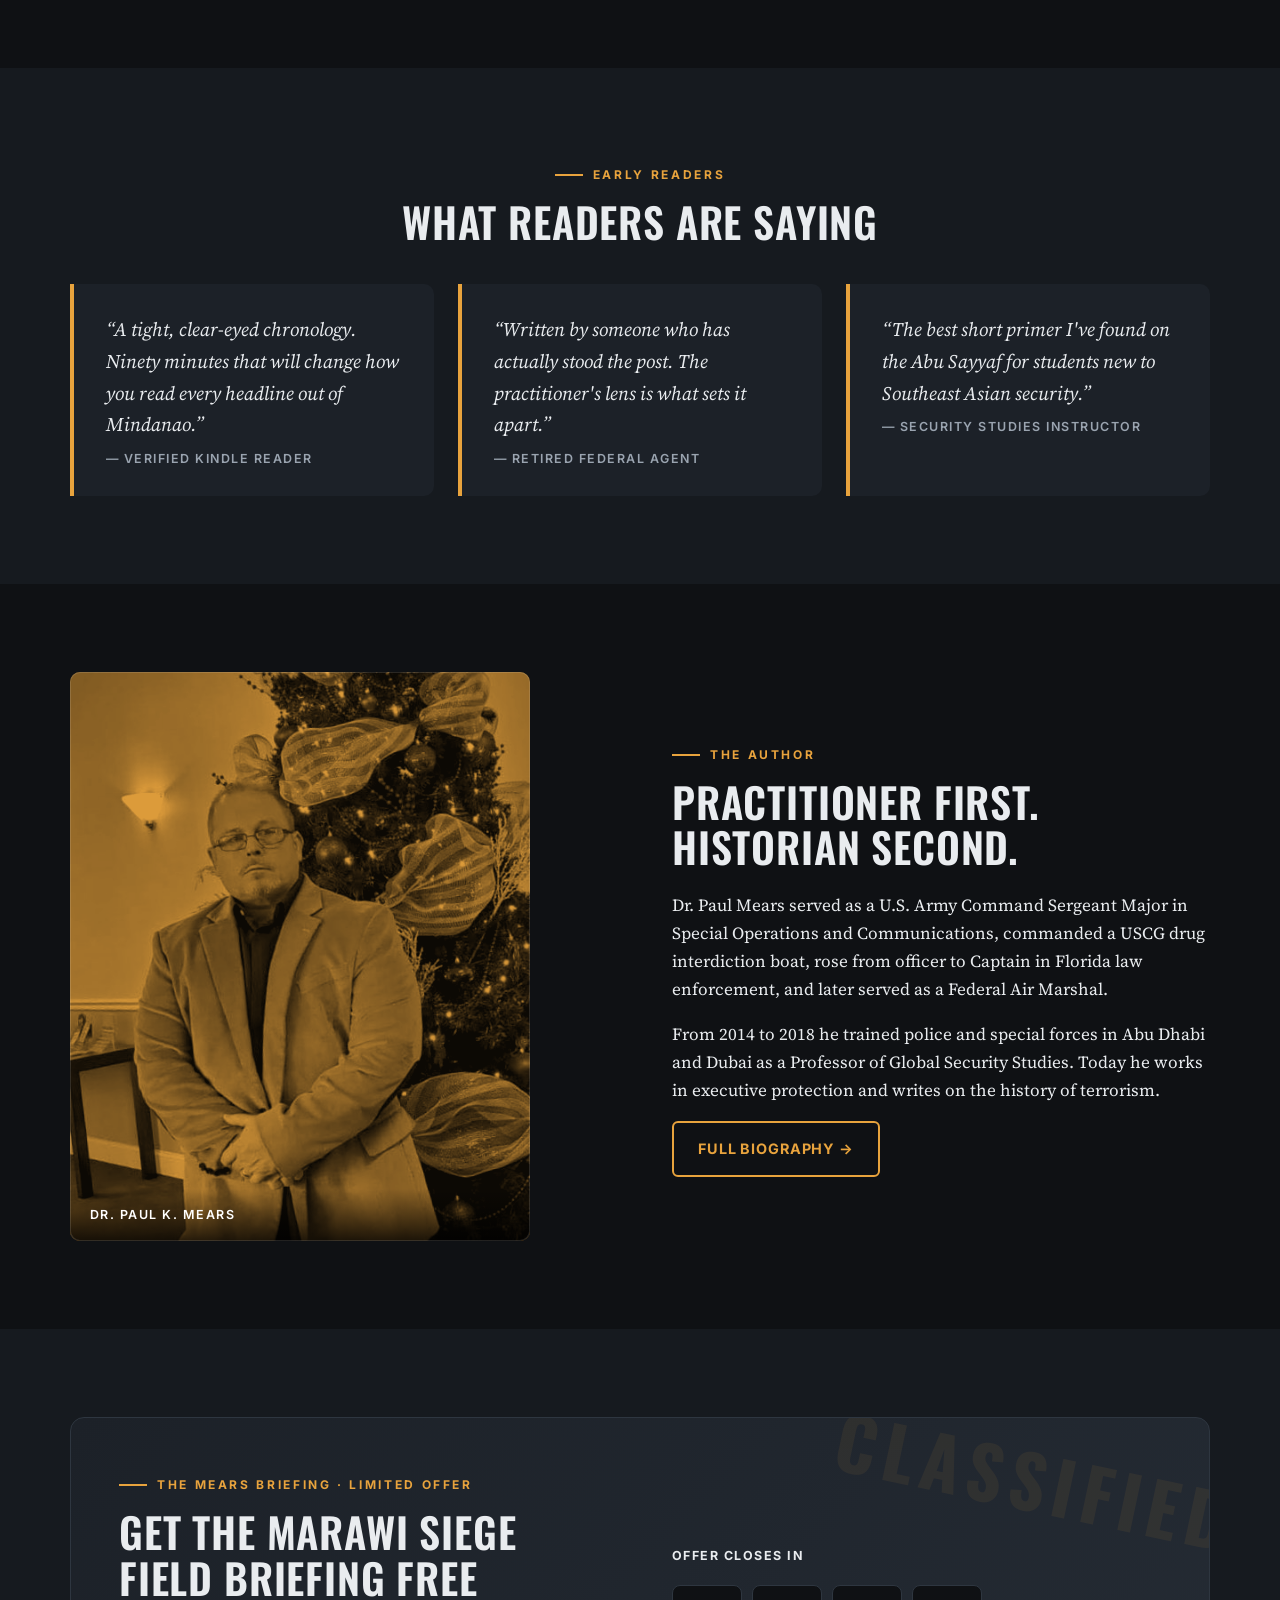
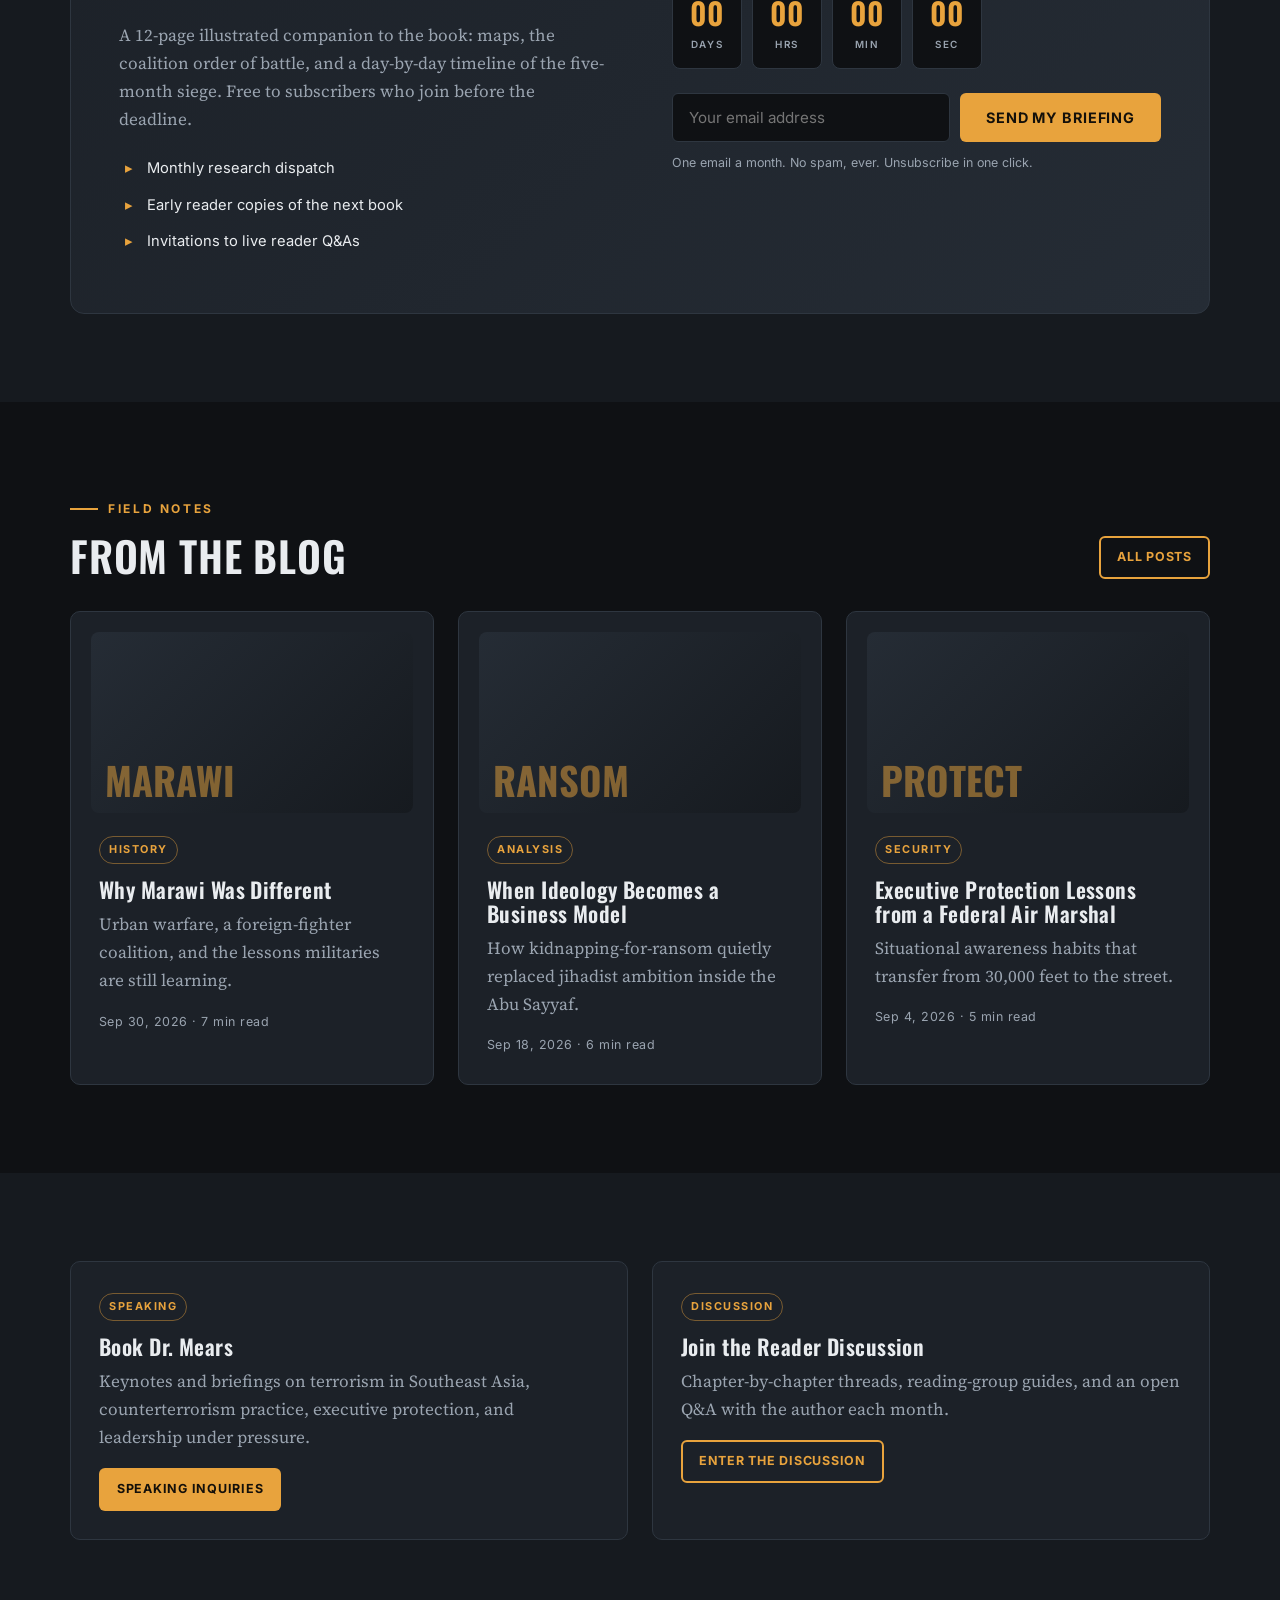
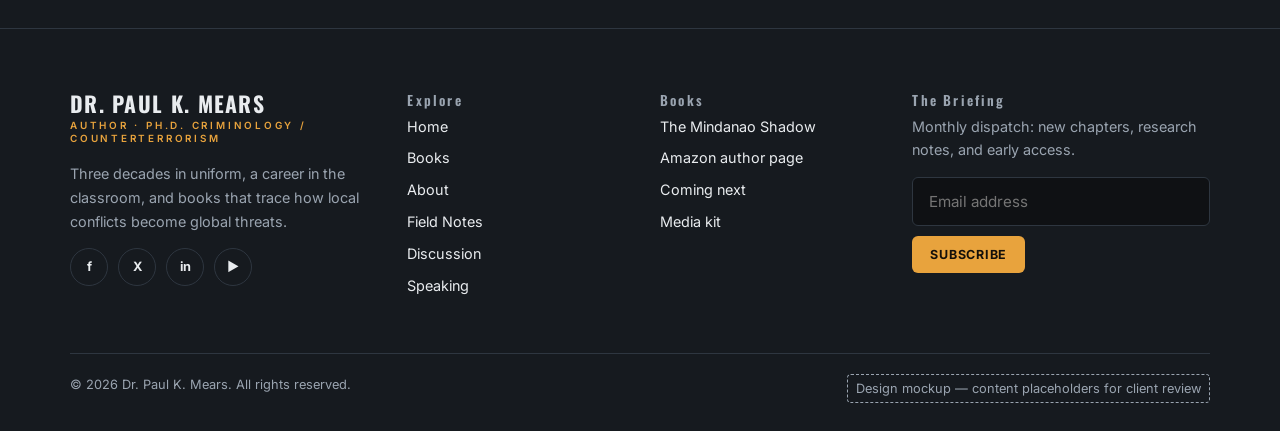
<file: pmears/index.html>
<!DOCTYPE html>
<html lang="en" data-palette="nightops">
<head>
<meta charset="utf-8">
<meta name="viewport" content="width=device-width, initial-scale=1">
<title>Dr. Paul K. Mears — Author</title>
<meta name="description" content="Dr. Paul K. Mears — counterterrorism scholar, 30-year military and law enforcement veteran, and author of The Mindanao Shadow.">
<script>try{var p=localStorage.getItem("pm-palette");if(p)document.documentElement.setAttribute("data-palette",p)}catch(e){}</script>
<link rel="preconnect" href="https://fonts.googleapis.com"><link rel="preconnect" href="https://fonts.gstatic.com" crossorigin>
<link href="https://fonts.googleapis.com/css2?family=Inter:wght@400;600;700;800&family=Oswald:wght@500;600;700&family=Source+Serif+4:ital,wght@0,400;0,600;1,400&display=swap" rel="stylesheet">
<link rel="stylesheet" href="assets/site.css">
</head>
<body data-page="home">

<main>
  <!-- HERO -->
  <section class="hero">
    <div class="wrap">
      <div>
        <span class="badge">New Release · September 29, 2026</span>
        <div class="eyebrow">Dr. Paul K. Mears</div>
        <h1>The Mindanao Shadow</h1>
        <p class="sub"><strong>From Separatism to the Black Flag.</strong> How a regional insurgency in the southern Philippines became a front line in the evolution of terrorism in Southeast Asia, told by a 30-year veteran of special operations and law enforcement.</p>
        <div class="btn-row">
          <a class="btn btn-primary" href="https://a.co/d/09t2ir3i" target="_blank" rel="noopener">Buy on Amazon</a>
          <a class="btn btn-ghost" href="books.html">Inside the Book</a>
        </div>
      </div>
      <a class="book-3d" href="books.html" aria-label="The Mindanao Shadow, book details">
        <img src="img/cover-front.jpg" alt="Book cover: The Philippines War on Terror, The Abu Sayyaf, by Dr Paul K Mears">
      </a>
    </div>
  </section>

  <!-- STATS -->
  <div class="stats">
    <div class="wrap">
      <div class="stat"><b>30+</b><span>Years of service</span></div>
      <div class="stat"><b>CSM</b><span>U.S. Army Special Ops</span></div>
      <div class="stat"><b>Ph.D.</b><span>Criminology / Counterterrorism</span></div>
      <div class="stat"><b>4</b><span>Years teaching in the UAE</span></div>
    </div>
  </div>

  <!-- BOOK -->
  <section>
    <div class="wrap split wide-left">
      <div>
        <div class="eyebrow">The Book</div>
        <h2>From Moro resistance to the Siege of Marawi</h2>
        <p>For decades the southern Philippines has been shaped by conflict, separatism, terrorism, and the search for peace. At the center of that history is Mindanao, where local grievances and identity-based movements eventually became connected to international extremist networks.</p>
        <p>Mears traces the arc from the MNLF and MILF through the rise of the Abu Sayyaf Group, the return of fighters from Afghanistan, ties to Al-Qaeda and Jemaah Islamiyah, the ransom economy, and finally the ISIS-aligned coalition behind the <strong>2017 Siege of Marawi</strong>.</p>
        <div class="btn-row" style="margin-top:24px">
          <a class="btn btn-primary" href="https://a.co/d/09t2ir3i" target="_blank" rel="noopener">Kindle Edition — Buy Now</a>
          <a class="btn btn-ghost" href="books.html">Read the Overview</a>
        </div>
      </div>
      <ol class="timeline">
        <li><b>Roots of Resistance</b><span>Geography, history, and the MNLF &amp; MILF</span></li>
        <li><b>The Abu Sayyaf Emerges</b><span>An ideological break from separatist goals</span></li>
        <li><b>Going Transnational</b><span>Afghan veterans, Al-Qaeda, and Jemaah Islamiyah</span></li>
        <li><b>The Ransom Economy</b><span>Kidnapping, fragmentation, criminal finance</span></li>
        <li><b>The Black Flag</b><span>Hapilon, the Maute Group, and Marawi 2017</span></li>
        <li><b>The Long Peace</b><span>Martial law, Bangsamoro, and reconstruction</span></li>
      </ol>
    </div>
  </section>

  <!-- PRAISE -->
  <section class="alt">
    <div class="wrap">
      <div class="center" style="margin-bottom:40px">
        <div class="eyebrow">Early Readers</div>
        <h2>What readers are saying</h2>
      </div>
      <div class="grid-3">
        <blockquote class="pull">“A tight, clear-eyed chronology. Ninety minutes that will change how you read every headline out of Mindanao.”<cite>— Verified Kindle reader</cite></blockquote>
        <blockquote class="pull">“Written by someone who has actually stood the post. The practitioner's lens is what sets it apart.”<cite>— Retired federal agent</cite></blockquote>
        <blockquote class="pull">“The best short primer I've found on the Abu Sayyaf for students new to Southeast Asian security.”<cite>— Security studies instructor</cite></blockquote>
      </div>
    </div>
  </section>

  <!-- ABOUT TEASER -->
  <section>
    <div class="wrap split">
      <figure class="portrait" style="margin:0;max-width:460px">
        <img src="img/author-head.jpg" alt="Portrait of Dr. Paul K. Mears">
        <figcaption>Dr. Paul K. Mears</figcaption>
      </figure>
      <div>
        <div class="eyebrow">The Author</div>
        <h2>Practitioner first. Historian second.</h2>
        <p>Dr. Paul Mears served as a U.S. Army Command Sergeant Major in Special Operations and Communications, commanded a USCG drug interdiction boat, rose from officer to Captain in Florida law enforcement, and later served as a Federal Air Marshal.</p>
        <p>From 2014 to 2018 he trained police and special forces in Abu Dhabi and Dubai as a Professor of Global Security Studies. Today he works in executive protection and writes on the history of terrorism.</p>
        <a class="btn btn-ghost" href="bio.html">Full Biography →</a>
      </div>
    </div>
  </section>

  <!-- NEWSLETTER WITH DEADLINE -->
  <section class="alt" id="newsletter">
    <div class="wrap">
      <div class="newsletter split">
        <div>
          <div class="eyebrow">The Mears Briefing · Limited Offer</div>
          <h2>Get the Marawi Siege Field Briefing free</h2>
          <p class="muted">A 12-page illustrated companion to the book: maps, the coalition order of battle, and a day-by-day timeline of the five-month siege. Free to subscribers who join before the deadline.</p>
          <ul class="perks">
            <li>Monthly research dispatch</li>
            <li>Early reader copies of the next book</li>
            <li>Invitations to live reader Q&amp;As</li>
          </ul>
        </div>
        <div>
          <p class="ui" style="margin:0;font-weight:700;letter-spacing:.12em;text-transform:uppercase;font-size:.78rem">Offer closes in</p>
          <div class="countdown" data-countdown></div>
          <form class="signup-form">
            <div class="signup">
              <input type="email" required placeholder="Your email address" aria-label="Email address">
              <button class="btn btn-primary" type="submit">Send My Briefing</button>
            </div>
            <div class="signup-ok">Confirmed. Your Field Briefing is on its way.</div>
          </form>
          <p class="fine">One email a month. No spam, ever. Unsubscribe in one click.</p>
        </div>
      </div>
    </div>
  </section>

  <!-- FIELD NOTES -->
  <section>
    <div class="wrap">
      <div style="display:flex;justify-content:space-between;align-items:end;gap:20px;flex-wrap:wrap;margin-bottom:32px">
        <div><div class="eyebrow">Field Notes</div><h2 style="margin:0">From the blog</h2></div>
        <a class="btn btn-ghost btn-sm" href="blog.html">All Posts</a>
      </div>
      <div class="grid-3">
        <a class="card post-card" href="article.html">
          <div class="thumb"><span>Marawi</span></div>
          <span class="tag">History</span>
          <h3>Why Marawi Was Different</h3>
          <p class="muted">Urban warfare, a foreign-fighter coalition, and the lessons militaries are still learning.</p>
          <div class="meta">Sep 30, 2026 · 7 min read</div>
        </a>
        <a class="card post-card" href="blog.html">
          <div class="thumb"><span>Ransom</span></div>
          <span class="tag">Analysis</span>
          <h3>When Ideology Becomes a Business Model</h3>
          <p class="muted">How kidnapping-for-ransom quietly replaced jihadist ambition inside the Abu Sayyaf.</p>
          <div class="meta">Sep 18, 2026 · 6 min read</div>
        </a>
        <a class="card post-card" href="blog.html">
          <div class="thumb"><span>Protect</span></div>
          <span class="tag">Security</span>
          <h3>Executive Protection Lessons from a Federal Air Marshal</h3>
          <p class="muted">Situational awareness habits that transfer from 30,000 feet to the street.</p>
          <div class="meta">Sep 4, 2026 · 5 min read</div>
        </a>
      </div>
    </div>
  </section>

  <!-- SPEAKING / COMMUNITY CTA -->
  <section class="alt">
    <div class="wrap grid-2">
      <div class="card">
        <span class="tag">Speaking</span>
        <h3>Book Dr. Mears</h3>
        <p class="muted">Keynotes and briefings on terrorism in Southeast Asia, counterterrorism practice, executive protection, and leadership under pressure.</p>
        <a class="btn btn-primary btn-sm" href="contact.html">Speaking Inquiries</a>
      </div>
      <div class="card">
        <span class="tag">Discussion</span>
        <h3>Join the Reader Discussion</h3>
        <p class="muted">Chapter-by-chapter threads, reading-group guides, and an open Q&amp;A with the author each month.</p>
        <a class="btn btn-ghost btn-sm" href="community.html">Enter the Discussion</a>
      </div>
    </div>
  </section>
</main>

<script src="assets/site.js"></script>
</body>
</html>
</file>
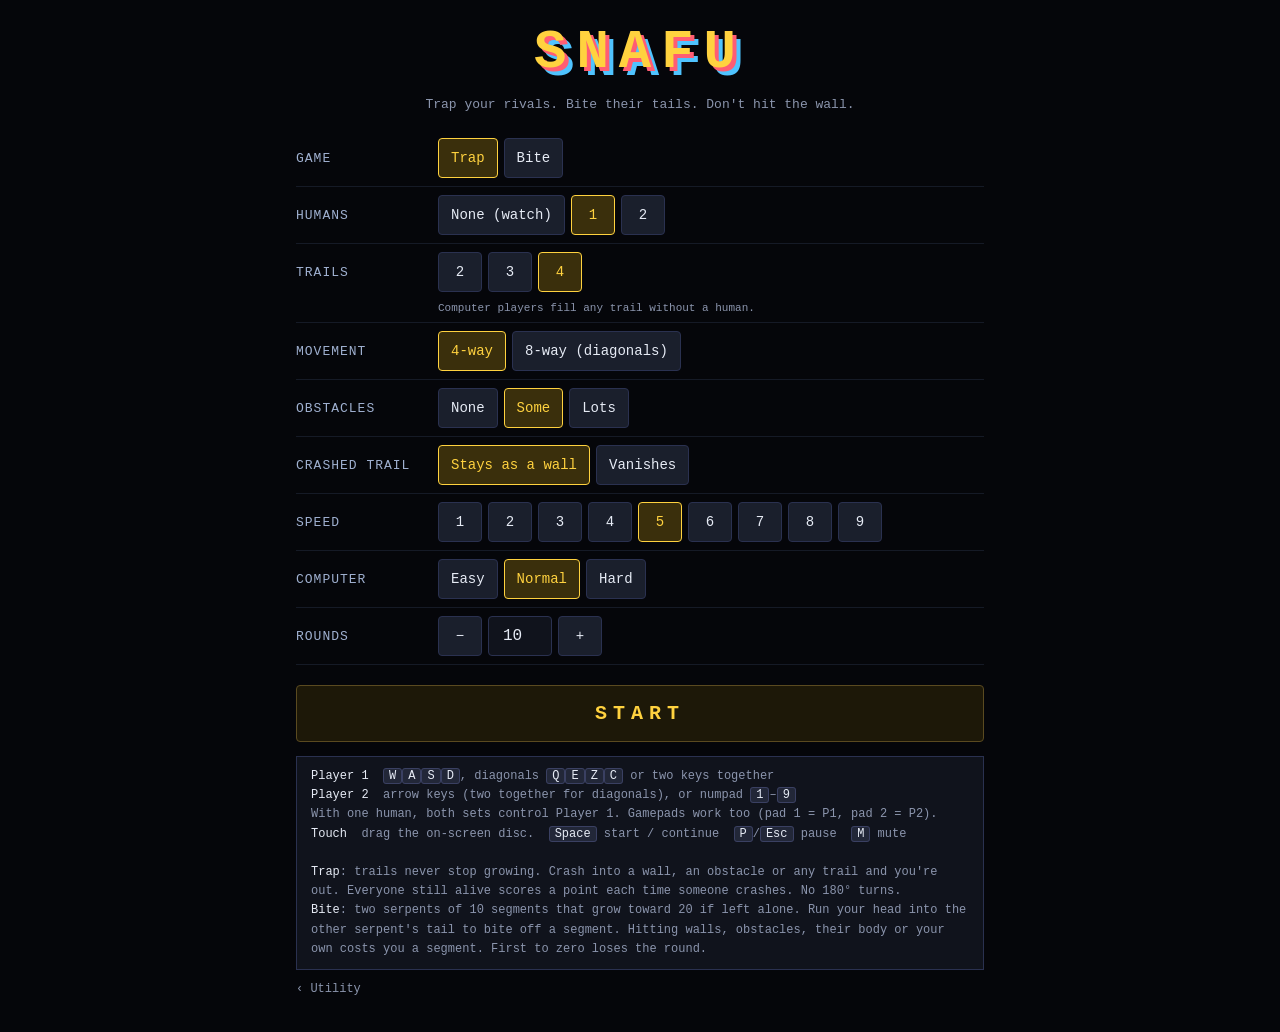
<file: snafu/index.html>
<!DOCTYPE html>
<html lang="en">
<head>
<meta charset="utf-8">
<meta name="viewport" content="width=device-width, initial-scale=1, viewport-fit=cover, user-scalable=no">
<title>Snafu</title>
<link rel="manifest" href="./manifest.json">
<meta name="theme-color" content="#05060a">
<meta name="apple-mobile-web-app-capable" content="yes">
<meta name="color-scheme" content="dark">
<style>
  :root {
    --bg: #05060a;
    --panel: #10131c;
    --panel-2: #1a1f2c;
    --line: #2a3150;
    --text: #e6ebf5;
    --muted: #8b95ad;
    --accent: #ffd23f;
  }
  * { box-sizing: border-box; -webkit-tap-highlight-color: transparent; }
  html, body {
    margin: 0; padding: 0; background: var(--bg); color: var(--text);
    font-family: Consolas, "Courier New", monospace;
    overscroll-behavior: none;
  }
  body { min-height: 100vh; min-height: 100dvh; }
  button {
    font-family: inherit; font-size: 14px; color: var(--text); background: var(--panel-2);
    border: 1px solid var(--line); border-radius: 4px; padding: 8px 12px; cursor: pointer;
    touch-action: manipulation;
  }
  button:hover { border-color: var(--accent); }
  button.on { background: #3a2f0c; border-color: var(--accent); color: var(--accent); }

  /* ---------- menu ---------- */
  #menu { max-width: 720px; margin: 0 auto; padding: max(16px, env(safe-area-inset-top)) 16px 32px; }
  #menu h1 {
    font-size: 54px; letter-spacing: 10px; margin: 6px 0 0; text-align: center;
    color: var(--accent); text-shadow: 4px 4px 0 #ff5d73, 8px 8px 0 #4fc3ff;
  }
  #menu .tag { text-align: center; color: var(--muted); font-size: 13px; margin: 14px 0 18px; }
  .opt { display: flex; align-items: center; gap: 12px; padding: 8px 0; border-bottom: 1px solid #151a26; flex-wrap: wrap; }
  .opt .lbl { width: 130px; color: #9fb0d0; font-size: 13px; text-transform: uppercase; letter-spacing: 1px; }
  .opt .seg { display: flex; flex-wrap: wrap; gap: 6px; flex: 1; }
  .opt .seg button { min-width: 44px; min-height: 40px; }
  .opt .hint { width: 100%; font-size: 11px; color: var(--muted); padding-left: 142px; margin-top: -2px; }
  .stepper { display: flex; align-items: center; gap: 6px; }
  .stepper input {
    width: 64px; height: 40px; text-align: center; font: inherit; font-size: 16px; color: var(--text);
    background: var(--panel); border: 1px solid var(--line); border-radius: 4px;
  }
  #start {
    display: block; width: 100%; margin: 20px 0 14px; padding: 16px; font-size: 20px; font-weight: bold;
    letter-spacing: 6px; color: var(--accent); border-color: #5a4a20; background: #1d1808;
  }
  #start:hover { background: #3a2f0c; }
  .help { background: var(--panel); border: 1px solid var(--line); padding: 10px 14px; font-size: 12px; line-height: 1.6; color: var(--muted); }
  .help b { color: var(--text); font-weight: normal; }
  kbd { background: #222738; border: 1px solid #3a4062; border-radius: 3px; padding: 0 5px; color: var(--text); }
  .back { display: inline-block; color: var(--muted); font-size: 12px; text-decoration: none; margin-top: 12px; }

  /* ---------- game ---------- */
  #game { display: none; flex-direction: column; align-items: center; height: 100vh; height: 100dvh;
    padding: max(6px, env(safe-area-inset-top)) 8px max(6px, env(safe-area-inset-bottom)); }
  #hud { display: flex; align-items: center; gap: 8px; width: 100%; max-width: 1400px; min-height: 40px; }
  #scores { display: flex; gap: 8px; flex: 1; flex-wrap: wrap; }
  .chip { display: flex; align-items: center; gap: 6px; padding: 4px 10px; background: var(--panel);
    border: 1px solid var(--line); border-radius: 4px; font-size: 14px; }
  .chip .sw { width: 12px; height: 12px; }
  .chip.dead { opacity: .35; }
  .chip .pts { font-weight: bold; min-width: 20px; text-align: right; }
  #roundlbl { color: var(--muted); font-size: 13px; white-space: nowrap; }
  #hud button { padding: 6px 10px; min-height: 36px; }
  #play { flex: 1; display: flex; align-items: center; justify-content: center; gap: 14px; width: 100%; min-height: 0; }
  #stage { position: relative; line-height: 0; }
  canvas { display: block; touch-action: none; image-rendering: pixelated; }
  #overlay { position: absolute; inset: 0; display: none; align-items: center; justify-content: center;
    background: rgba(5,6,10,.78); line-height: 1.5; text-align: center; }
  #overlay.show { display: flex; }
  #overlay .box { background: var(--panel); border: 2px solid var(--line); padding: 18px 26px; min-width: 260px; max-width: 90%; }
  #overlay h2 { margin: 0 0 8px; letter-spacing: 3px; color: var(--accent); }
  #overlay .rows { margin: 8px 0 14px; font-size: 15px; }
  #overlay .rows div { display: flex; justify-content: space-between; gap: 24px; }
  #overlay .btns { display: flex; gap: 10px; justify-content: center; flex-wrap: wrap; }
  #overlay .small { color: var(--muted); font-size: 12px; }

  /* the "disc": an 8/16-way touch controller in the spirit of the Intellivision pad */
  .disc { position: relative; width: 150px; height: 150px; border-radius: 50%; flex: none;
    background: radial-gradient(circle at 50% 45%, #232a3d, #12151f 70%); border: 3px solid var(--line);
    touch-action: none; user-select: none; -webkit-user-select: none; display: none; }
  .disc.show { display: block; }
  .disc .knob { position: absolute; left: 50%; top: 50%; width: 36px; height: 36px; margin: -18px 0 0 -18px;
    border-radius: 50%; background: currentColor; opacity: .85; transition: transform .05s; pointer-events: none; }
  .disc .tick { position: absolute; left: 50%; top: 50%; width: 4px; height: 12px; margin: -6px 0 0 -2px;
    background: #3a4466; pointer-events: none; }
  .disc .pl { position: absolute; left: 0; right: 0; bottom: -22px; text-align: center; font-size: 12px; line-height: 1; }
  @media (orientation: portrait) {
    #play { flex-direction: column; }
    #pads { display: flex; gap: 40px; justify-content: center; margin-bottom: 24px; }
  }
  @media (orientation: landscape) { #pads { display: contents; } }
</style>
</head>
<body>

<section id="menu">
  <h1>SNAFU</h1>
  <div class="tag">Trap your rivals. Bite their tails. Don't hit the wall.</div>
  <div id="opts"></div>
  <button id="start">START</button>
  <div class="help">
    <b>Player 1</b> &nbsp;<kbd>W</kbd><kbd>A</kbd><kbd>S</kbd><kbd>D</kbd>, diagonals <kbd>Q</kbd><kbd>E</kbd><kbd>Z</kbd><kbd>C</kbd> or two keys together<br>
    <b>Player 2</b> &nbsp;arrow keys (two together for diagonals), or numpad <kbd>1</kbd>–<kbd>9</kbd><br>
    With one human, both sets control Player 1. Gamepads work too (pad 1 = P1, pad 2 = P2).<br>
    <b>Touch</b> &nbsp;drag the on-screen disc. &nbsp;<kbd>Space</kbd> start / continue &nbsp;<kbd>P</kbd>/<kbd>Esc</kbd> pause &nbsp;<kbd>M</kbd> mute<br><br>
    <b>Trap</b>: trails never stop growing. Crash into a wall, an obstacle or any trail and you're out.
    Everyone still alive scores a point each time someone crashes. No 180° turns.<br>
    <b>Bite</b>: two serpents of 10 segments that grow toward 20 if left alone. Run your head into the
    other serpent's tail to bite off a segment. Hitting walls, obstacles, their body or your own costs you
    a segment. First to zero loses the round.
  </div>
  <a class="back" href="../index.html">&lsaquo; Utility</a>
</section>

<section id="game">
  <div id="hud">
    <div id="scores"></div>
    <span id="roundlbl"></span>
    <button id="mutebtn" title="Mute (M)">♪</button>
    <button id="pausebtn" title="Pause (P)">II</button>
  </div>
  <div id="play">
    <div id="pads-l" style="display:contents"></div>
    <div id="stage">
      <canvas id="cv"></canvas>
      <div id="overlay"><div class="box" id="obox"></div></div>
    </div>
    <div id="pads">
      <div class="disc" id="disc0"><div class="knob"></div><div class="pl">P1</div></div>
      <div class="disc" id="disc1"><div class="knob"></div><div class="pl">P2</div></div>
    </div>
  </div>
</section>

<script>
(() => {
  'use strict';

  // ------------------------------------------------------------------ constants
  const COLS = 48, ROWS = 30;
  // Direction index runs clockwise on screen: E, SE, S, SW, W, NW, N, NE.
  const DX = [1, 1, 0, -1, -1, -1, 0, 1];
  const DY = [0, 1, 1, 1, 0, -1, -1, -1];
  const DIR_E = 0, DIR_S = 2, DIR_W = 4, DIR_N = 6;
  const COLORS = ['#ffd23f', '#4fc3ff', '#ff5d73', '#6be675'];
  const CNAMES = ['YELLOW', 'BLUE', 'RED', 'GREEN'];
  const OBST = -1;
  const BITE_START = 10, BITE_MAX = 20, GROW_EVERY = 60, BUMP_STUN = 3;

  // ------------------------------------------------------------------ settings
  const DEFAULTS = { mode: 'trap', humans: 1, trails: 4, diag: 0, obst: 1, vanish: 0, speed: 5, ai: 1, rounds: 10 };
  const S = Object.assign({}, DEFAULTS);
  try { Object.assign(S, JSON.parse(localStorage.getItem('snafu.settings') || '{}')); } catch (e) {}
  let muted = false;
  try { muted = localStorage.getItem('snafu.muted') === '1'; } catch (e) {}
  const save = () => { try { localStorage.setItem('snafu.settings', JSON.stringify(S)); } catch (e) {} };

  const OPTIONS = [
    { key: 'mode', label: 'Game', opts: [['trap', 'Trap'], ['bite', 'Bite']] },
    { key: 'humans', label: 'Humans', opts: [[0, 'None (watch)'], [1, '1'], [2, '2']] },
    { key: 'trails', label: 'Trails', opts: [[2, '2'], [3, '3'], [4, '4']], show: () => S.mode === 'trap',
      hint: 'Computer players fill any trail without a human.' },
    { key: 'diag', label: 'Movement', opts: [[0, '4-way'], [1, '8-way (diagonals)']] },
    { key: 'obst', label: 'Obstacles', opts: [[0, 'None'], [1, 'Some'], [2, 'Lots']] },
    { key: 'vanish', label: 'Crashed trail', opts: [[0, 'Stays as a wall'], [1, 'Vanishes']], show: () => S.mode === 'trap' },
    { key: 'speed', label: 'Speed', opts: [1, 2, 3, 4, 5, 6, 7, 8, 9].map(n => [n, String(n)]) },
    { key: 'ai', label: 'Computer', opts: [[0, 'Easy'], [1, 'Normal'], [2, 'Hard']] },
    { key: 'rounds', label: 'Rounds', stepper: true },
  ];

  function buildMenu() {
    const host = document.getElementById('opts');
    host.innerHTML = '';
    for (const o of OPTIONS) {
      if (o.show && !o.show()) continue;
      const row = document.createElement('div');
      row.className = 'opt';
      row.innerHTML = `<span class="lbl">${o.label}</span>`;
      const seg = document.createElement('div');
      seg.className = 'seg';
      if (o.stepper) {
        seg.innerHTML = `<div class="stepper"><button data-d="-1">−</button>
          <input type="number" min="1" max="99" value="${S.rounds}" inputmode="numeric"><button data-d="1">+</button></div>`;
        const inp = seg.querySelector('input');
        const set = v => { S.rounds = Math.max(1, Math.min(99, v | 0 || 1)); inp.value = S.rounds; save(); };
        seg.querySelectorAll('button').forEach(b => b.onclick = () => set(S.rounds + +b.dataset.d));
        inp.onchange = () => set(+inp.value);
      } else {
        for (const [v, t] of o.opts) {
          const b = document.createElement('button');
          b.textContent = t;
          if (S[o.key] === v) b.className = 'on';
          b.onclick = () => { S[o.key] = v; save(); buildMenu(); };
          seg.appendChild(b);
        }
      }
      row.appendChild(seg);
      if (o.hint) row.insertAdjacentHTML('beforeend', `<div class="hint">${o.hint}</div>`);
      host.appendChild(row);
    }
  }

  // ------------------------------------------------------------------ audio
  let ac = null, master = null;
  function ensureAudio() {
    if (!ac) {
      const AC = window.AudioContext || window.webkitAudioContext;
      if (!AC) return;
      ac = new AC();
      master = ac.createGain();
      master.gain.value = muted ? 0 : 0.5;
      master.connect(ac.destination);
    }
    if (ac.state === 'suspended') ac.resume();
  }
  function setMuted(m) {
    muted = m;
    try { localStorage.setItem('snafu.muted', m ? '1' : '0'); } catch (e) {}
    if (master) master.gain.value = m ? 0 : 0.5;
    document.getElementById('mutebtn').style.opacity = m ? .4 : 1;
  }
  function tone(freq, dur, type = 'square', vol = 0.08, when = 0, slideTo = 0) {
    if (!ac) return;
    const t = ac.currentTime + when;
    const o = ac.createOscillator(), g = ac.createGain();
    o.type = type;
    o.frequency.setValueAtTime(freq, t);
    if (slideTo) o.frequency.exponentialRampToValueAtTime(slideTo, t + dur);
    g.gain.setValueAtTime(vol, t);
    g.gain.exponentialRampToValueAtTime(0.0001, t + dur);
    o.connect(g); g.connect(master);
    o.start(t); o.stop(t + dur + 0.02);
  }
  function noise(dur, vol = 0.25) {
    if (!ac) return;
    const len = Math.floor(ac.sampleRate * dur);
    const buf = ac.createBuffer(1, len, ac.sampleRate);
    const d = buf.getChannelData(0);
    for (let i = 0; i < len; i++) d[i] = (Math.random() * 2 - 1) * (1 - i / len);
    const src = ac.createBufferSource(), g = ac.createGain(), f = ac.createBiquadFilter();
    f.type = 'lowpass'; f.frequency.value = 1400;
    g.gain.value = vol;
    src.buffer = buf;
    src.connect(f); f.connect(g); g.connect(master);
    src.start();
  }
  const sfx = {
    count: () => tone(440, 0.12, 'square', 0.07),
    go: () => tone(880, 0.25, 'square', 0.08),
    crash: () => { noise(0.45, 0.3); tone(220, 0.4, 'sawtooth', 0.06, 0, 40); },
    bite: () => { tone(1200, 0.06, 'square', 0.08); tone(600, 0.1, 'square', 0.07, 0.05, 300); },
    bump: () => tone(140, 0.15, 'triangle', 0.12, 0, 70),
    grow: () => tone(660, 0.05, 'triangle', 0.05),
    win: () => [523, 659, 784, 1047].forEach((f, i) => tone(f, 0.18, 'square', 0.07, i * 0.12)),
  };

  // Endgame music: an original looping chiptune that starts once the field is down to two.
  const midi = n => 440 * Math.pow(2, (n - 69) / 12);
  const LEAD = [69, 0, 72, 76, 74, 72, 71, 72, 69, 0, 72, 76, 79, 77, 76, 74,
                72, 0, 74, 76, 77, 76, 74, 72, 71, 0, 68, 71, 76, 0, 0, 0];
  const BASS = [45, 57, 45, 57, 45, 57, 45, 57, 41, 53, 41, 53, 41, 53, 41, 53,
                43, 55, 43, 55, 43, 55, 43, 55, 40, 52, 40, 52, 40, 52, 40, 52];
  const music = { on: false, step: 0, next: 0, timer: null };
  function startMusic() {
    if (!ac || music.on) return;
    music.on = true; music.step = 0; music.next = ac.currentTime + 0.05;
    music.timer = setInterval(() => {
      const eighth = 60 / 150 / 2;
      while (music.next < ac.currentTime + 0.2) {
        const when = music.next - ac.currentTime;
        const l = LEAD[music.step], b = BASS[music.step];
        if (l) tone(midi(l), eighth * 0.9, 'square', 0.045, when);
        tone(midi(b), eighth * 0.8, 'triangle', 0.09, when);
        if (music.step % 4 === 2) tone(90, 0.05, 'square', 0.03, when, 50);
        music.step = (music.step + 1) % LEAD.length;
        music.next += eighth;
      }
    }, 50);
  }
  function stopMusic() { music.on = false; clearInterval(music.timer); }

  // ------------------------------------------------------------------ game state
  const grid = new Int8Array(COLS * ROWS);    // 0 empty, -1 obstacle, 1..4 player id
  const idx = (x, y) => y * COLS + x;
  const inb = (x, y) => x >= 0 && y >= 0 && x < COLS && y < ROWS;
  const occ = (x, y) => !inb(x, y) || grid[idx(x, y)] !== 0;

  let players = [], obstacles = [], effects = [], ghosts = [];
  let state = 'menu', round = 0, tickN = 0, countdown = 0, roundResult = null;
  let acc = 0, last = 0;

  // Trap starting slots, spread so nobody is pointed straight at anyone else.
  const TRAP_SLOTS = [
    { x: 4, y: 8, d: DIR_E }, { x: COLS - 5, y: ROWS - 9, d: DIR_W },
    { x: COLS - 9, y: 3, d: DIR_S }, { x: 8, y: ROWS - 4, d: DIR_N },
  ];
  const BITE_SLOTS = [{ x: 13, y: 7, d: DIR_E }, { x: COLS - 14, y: ROWS - 8, d: DIR_W }];

  function newMatch() {
    const n = S.mode === 'bite' ? 2 : S.trails;
    players = [];
    for (let i = 0; i < n; i++) {
      players.push({ id: i + 1, i, color: COLORS[i], name: CNAMES[i], human: i < S.humans, score: 0, queue: [] });
    }
    round = 0;
    newRound();
  }

  function newRound() {
    round++;
    grid.fill(0);
    effects = []; ghosts = []; tickN = 0; acc = 0; roundResult = null;
    stopMusic();
    const reserved = [];
    for (const p of players) {
      p.alive = true; p.queue = []; p.stun = 0; p.growTimer = 0; p.pendingGrow = 0; p.flash = 0;
      if (S.mode === 'trap') {
        const s = TRAP_SLOTS[p.i];
        p.x = s.x; p.y = s.y; p.dir = s.d;
        for (let k = 2; k >= 0; k--) {          // a short starting trail behind the head
          const tx = s.x - DX[s.d] * k, ty = s.y - DY[s.d] * k;
          grid[idx(tx, ty)] = p.id;
        }
        for (let k = -3; k <= 8; k++) reserved.push([s.x + DX[s.d] * k, s.y + DY[s.d] * k]);
      } else {
        const s = BITE_SLOTS[p.i];
        p.dir = s.d;
        p.body = [];
        for (let k = 0; k < BITE_START; k++) p.body.push({ x: s.x - DX[s.d] * k, y: s.y - DY[s.d] * k });
        for (let k = -BITE_START - 1; k <= 6; k++) reserved.push([s.x + DX[s.d] * k, s.y + DY[s.d] * k]);
      }
    }
    placeObstacles(reserved);
    if (S.mode === 'bite') rebuildBiteGrid();
    state = 'countdown';
    countdown = 3;
    countdownT = performance.now();
    sfx.count();
    hideOverlay();
    updateHud();
  }

  function placeObstacles(reserved) {
    obstacles = [];
    const pieces = [0, 5, 10][S.obst];
    const near = (x, y) => reserved.some(([rx, ry]) => Math.abs(rx - x) <= 2 && Math.abs(ry - y) <= 2);
    let placed = 0, tries = 0;
    while (placed < pieces && tries++ < 500) {
      const len = 2 + Math.floor(Math.random() * 5);
      const horiz = Math.random() < 0.5;
      const x0 = 3 + Math.floor(Math.random() * (COLS - 6 - (horiz ? len : 0)));
      const y0 = 3 + Math.floor(Math.random() * (ROWS - 6 - (horiz ? 0 : len)));
      const cells = [];
      for (let k = 0; k < len; k++) {
        const x = x0 + (horiz ? k : 0), y = y0 + (horiz ? 0 : k);
        cells.push([x, y], [COLS - 1 - x, ROWS - 1 - y]);   // point-symmetric pair, so it's fair
      }
      if (cells.some(([x, y]) => near(x, y) || grid[idx(x, y)] !== 0)) continue;
      for (const [x, y] of cells) { grid[idx(x, y)] = OBST; obstacles.push([x, y]); }
      placed++;
    }
  }

  function rebuildBiteGrid() {
    grid.fill(0);
    for (const [x, y] of obstacles) grid[idx(x, y)] = OBST;
    for (const p of players) for (const c of p.body) grid[idx(c.x, c.y)] = p.id;
  }

  // A diagonal step can't slip between two blocks that touch corner to corner.
  function squeezed(x, y, d) {
    if (d % 2 === 0) return false;
    return occ(x + DX[d], y) && occ(x, y + DY[d]);
  }

  // ------------------------------------------------------------------ input
  function pushDir(pi, d) {
    const p = players[pi];
    if (!p || !p.human || d == null) return;
    if (!S.diag && d % 2) return;
    const lastQ = p.queue.length ? p.queue[p.queue.length - 1] : p.dir;
    if (d === lastQ) return;
    if (p.queue.length < 3) p.queue.push(d);
  }
  function takeQueued(p) {
    while (p.queue.length) {
      const d = p.queue.shift();
      if (d === p.dir) continue;
      if (S.mode === 'trap' && d === (p.dir + 4) % 8) continue;   // no 180° in Trap
      return d;
    }
    return p.dir;
  }
  const vecToDir = (x, y) => {
    if (!x && !y) return null;
    return ((Math.round(Math.atan2(y, x) / (Math.PI / 4)) % 8) + 8) % 8;
  };

  const KEYSETS = [
    { up: ['KeyW'], down: ['KeyS'], left: ['KeyA'], right: ['KeyD'],
      diag: { KeyQ: 5, KeyE: 7, KeyZ: 3, KeyC: 1 } },
    { up: ['ArrowUp', 'Numpad8'], down: ['ArrowDown', 'Numpad2'], left: ['ArrowLeft', 'Numpad4'], right: ['ArrowRight', 'Numpad6'],
      diag: { Numpad7: 5, Numpad9: 7, Numpad1: 3, Numpad3: 1 } },
  ];
  const held = new Set();
  function keyPlayer(ks) { return S.humans === 1 ? 0 : ks; }
  window.addEventListener('keydown', e => {
    if (e.code === 'KeyM') { setMuted(!muted); return; }
    if (state === 'menu') {
      if (e.code === 'Enter') startGame();
      return;
    }
    if (e.code === 'KeyP' || e.code === 'Escape') { e.preventDefault(); togglePause(); return; }
    if (e.code === 'Space' || e.code === 'Enter') {
      e.preventDefault();
      if (state === 'roundover') nextRound();
      else if (state === 'matchover') newMatch();
      else if (state === 'paused') togglePause();
      return;
    }
    for (let k = 0; k < 2; k++) {
      const ks = KEYSETS[k];
      const isCard = ks.up.includes(e.code) || ks.down.includes(e.code) || ks.left.includes(e.code) || ks.right.includes(e.code);
      if (ks.diag[e.code] != null) { e.preventDefault(); pushDir(keyPlayer(k), ks.diag[e.code]); return; }
      if (!isCard) continue;
      e.preventDefault();
      if (e.repeat) return;
      held.add(e.code);
      const has = arr => arr.some(c => held.has(c));
      let x = 0, y = 0;
      if (S.diag) {
        x = (has(ks.right) ? 1 : 0) - (has(ks.left) ? 1 : 0);
        y = (has(ks.down) ? 1 : 0) - (has(ks.up) ? 1 : 0);
      }
      if (!S.diag || (!x && !y)) {   // in 4-way mode the newest key wins
        x = ks.right.includes(e.code) ? 1 : ks.left.includes(e.code) ? -1 : 0;
        y = ks.down.includes(e.code) ? 1 : ks.up.includes(e.code) ? -1 : 0;
      }
      pushDir(keyPlayer(k), vecToDir(x, y));
      return;
    }
  });
  window.addEventListener('keyup', e => held.delete(e.code));
  window.addEventListener('blur', () => { held.clear(); if (state === 'play') togglePause(); });

  // Touch disc
  function setupDisc(el, pi) {
    for (let k = 0; k < 8; k++) {
      const t = document.createElement('div');
      t.className = 'tick';
      t.style.transform = `rotate(${k * 45 + 90}deg) translateY(-62px)`;
      el.appendChild(t);
    }
    const knob = el.querySelector('.knob');
    let active = null;
    const handle = e => {
      const r = el.getBoundingClientRect();
      const dx = e.clientX - (r.left + r.width / 2), dy = e.clientY - (r.top + r.height / 2);
      const rad = r.width / 2;
      if (Math.hypot(dx, dy) < rad * 0.18) return;
      let a = Math.atan2(dy, dx);
      const step = S.diag ? Math.PI / 4 : Math.PI / 2;
      a = Math.round(a / step) * step;
      knob.style.transform = `translate(${Math.cos(a) * rad * 0.55}px, ${Math.sin(a) * rad * 0.55}px)`;
      pushDir(pi, vecToDir(Math.round(Math.cos(a) * 2) / 2, Math.round(Math.sin(a) * 2) / 2));
    };
    el.addEventListener('pointerdown', e => {
      e.preventDefault(); ensureAudio();
      active = e.pointerId; el.setPointerCapture(e.pointerId); handle(e);
    });
    el.addEventListener('pointermove', e => { if (e.pointerId === active) handle(e); });
    const end = e => { if (e.pointerId === active) { active = null; knob.style.transform = ''; } };
    el.addEventListener('pointerup', end);
    el.addEventListener('pointercancel', end);
  }

  // Gamepads: pad n drives human player n.
  const padLast = [];
  function pollPads() {
    const pads = navigator.getGamepads ? navigator.getGamepads() : [];
    for (let g = 0; g < Math.min(2, pads.length); g++) {
      const pad = pads[g];
      if (!pad) continue;
      const b = i => pad.buttons[i] && pad.buttons[i].pressed;
      let x = (b(15) ? 1 : 0) - (b(14) ? 1 : 0), y = (b(13) ? 1 : 0) - (b(12) ? 1 : 0);
      if (!x && !y && pad.axes.length >= 2) {
        const ax = pad.axes[0], ay = pad.axes[1];
        if (Math.hypot(ax, ay) > 0.5) {
          const step = S.diag ? Math.PI / 4 : Math.PI / 2;
          const a = Math.round(Math.atan2(ay, ax) / step) * step;
          x = Math.round(Math.cos(a)); y = Math.round(Math.sin(a));
        }
      }
      const d = vecToDir(x, y);
      const start = b(9) || b(0);
      const prev = padLast[g] || {};
      if (d !== null && d !== prev.d && state !== 'menu') pushDir(S.humans === 1 ? 0 : g, d);
      if (start && !prev.start) {
        if (state === 'roundover') nextRound();
        else if (state === 'matchover') newMatch();
        else if (b(9) && (state === 'play' || state === 'paused')) togglePause();
      }
      padLast[g] = { d, start };
    }
  }

  // ------------------------------------------------------------------ AI
  const seen = new Int32Array(COLS * ROWS);
  const queueBuf = new Int32Array(COLS * ROWS);
  let stamp = 0;
  function flood(sx, sy, limit, passable) {
    stamp++;
    let head = 0, tail = 0, count = 0;
    const n = S.diag ? 8 : 4, stepD = S.diag ? 1 : 2;
    queueBuf[tail++] = idx(sx, sy); seen[idx(sx, sy)] = stamp;
    while (head < tail && count < limit) {
      const c = queueBuf[head++]; count++;
      const cx = c % COLS, cy = (c / COLS) | 0;
      for (let k = 0; k < n; k++) {
        const d = k * stepD, nx = cx + DX[d], ny = cy + DY[d];
        if (!inb(nx, ny)) continue;
        const ni = idx(nx, ny);
        if (seen[ni] === stamp || !passable(nx, ny)) continue;
        seen[ni] = stamp; queueBuf[tail++] = ni;
      }
    }
    return count;
  }
  const allowedDirs = () => S.diag ? [0, 1, 2, 3, 4, 5, 6, 7] : [0, 2, 4, 6];
  const freeCell = (x, y) => !occ(x, y);

  function aiTrap(p) {
    const lvl = S.ai;
    let best = -Infinity, bestD = p.dir;
    for (const d of allowedDirs()) {
      if (d === (p.dir + 4) % 8) continue;
      const nx = p.x + DX[d], ny = p.y + DY[d];
      if (occ(nx, ny) || squeezed(p.x, p.y, d)) continue;
      let score;
      if (lvl === 0) {
        // "keep moving, turn when about to hit something"
        score = (d === p.dir ? 40 : 0) + Math.random() * 12;
        if (occ(nx + DX[d], ny + DY[d])) score -= 30;
        if (flood(nx, ny, 25, freeCell) < 25) score -= 60;
      } else {
        const LIM = 320;
        const area = flood(nx, ny, LIM, freeCell);
        score = area * 10;
        for (const o of players) {
          if (o === p || !o.alive) continue;
          if (Math.max(Math.abs(o.x - nx), Math.abs(o.y - ny)) <= 1) score -= lvl === 2 ? 500 : 250;
        }
        if (d === p.dir) score += 6;
        score += Math.random() * (lvl === 1 ? 14 : 4);
        if (lvl === 2 && area >= LIM) {
          // Plenty of room: go hunting. Aim a few cells ahead of the nearest rival.
          let bd = Infinity;
          for (const o of players) {
            if (o === p || !o.alive) continue;
            const tx = o.x + DX[o.dir] * 4, ty = o.y + DY[o.dir] * 4;
            bd = Math.min(bd, Math.abs(tx - nx) + Math.abs(ty - ny));
          }
          if (bd < Infinity) score -= bd * 3;
        }
      }
      if (score > best) { best = score; bestD = d; }
    }
    return bestD;
  }

  function aiBite(p) {
    const o = players[1 - p.i];
    const head = p.body[0];
    const otail = o.body[o.body.length - 1];
    const myTail = p.body[p.body.length - 1];
    const passable = (x, y) => {
      if (x === otail.x && y === otail.y) return true;
      if (x === myTail.x && y === myTail.y && !p.pendingGrow) return true;
      return grid[idx(x, y)] === 0;
    };
    const legal = d => {
      const nx = head.x + DX[d], ny = head.y + DY[d];
      return inb(nx, ny) && passable(nx, ny) && !squeezed(head.x, head.y, d);
    };
    // Breadth-first search toward the opponent's tail; remember the first step taken.
    const mistake = [0.3, 0.08, 0][S.ai];
    if (Math.random() >= mistake) {
      stamp++;
      const first = new Int8Array(COLS * ROWS);
      let qh = 0, qt = 0;
      seen[idx(head.x, head.y)] = stamp;
      for (const d of allowedDirs()) {
        if (!legal(d)) continue;
        const ni = idx(head.x + DX[d], head.y + DY[d]);
        seen[ni] = stamp; first[ni] = d; queueBuf[qt++] = ni;
      }
      const goal = idx(otail.x, otail.y);
      while (qh < qt) {
        const c = queueBuf[qh++];
        if (c === goal) return first[c];
        const cx = c % COLS, cy = (c / COLS) | 0;
        for (const d of allowedDirs()) {
          const nx = cx + DX[d], ny = cy + DY[d];
          if (!inb(nx, ny)) continue;
          const ni = idx(nx, ny);
          if (seen[ni] === stamp || !passable(nx, ny)) continue;
          if (d % 2 && occ(cx + DX[d], cy) && occ(cx, cy + DY[d])) continue;
          seen[ni] = stamp; first[ni] = first[c]; queueBuf[qt++] = ni;
        }
      }
    }
    // No route (or a deliberate slip): pick the roomiest safe move.
    let best = -Infinity, bestD = p.dir;
    for (const d of allowedDirs()) {
      if (!legal(d)) continue;
      const s = flood(head.x + DX[d], head.y + DY[d], 200, freeCell) + (d === p.dir ? 3 : 0) + Math.random() * 5;
      if (s > best) { best = s; bestD = d; }
    }
    return bestD;
  }

  // ------------------------------------------------------------------ simulation
  function tickTrap() {
    const alive = players.filter(p => p.alive);
    for (const p of alive) p.dir = p.human ? takeQueued(p) : aiTrap(p);

    const crashed = new Set();
    for (const p of alive) {
      p.nx = p.x + DX[p.dir]; p.ny = p.y + DY[p.dir];
      if (occ(p.nx, p.ny) || (S.diag && squeezed(p.x, p.y, p.dir))) crashed.add(p);
    }
    // Two heads arriving at one cell, or crossing paths diagonally, take each other out.
    for (let a = 0; a < alive.length; a++) for (let b = a + 1; b < alive.length; b++) {
      const P = alive[a], Q = alive[b];
      if (P.nx === Q.nx && P.ny === Q.ny) { crashed.add(P); crashed.add(Q); }
      if (P.nx === Q.x && P.ny === Q.y && Q.nx === P.x && Q.ny === P.y) { crashed.add(P); crashed.add(Q); }
      if (P.dir % 2 && Q.dir % 2 && P.x + P.nx === Q.x + Q.nx && P.y + P.ny === Q.y + Q.ny) { crashed.add(P); crashed.add(Q); }
    }
    for (const p of alive) {
      if (crashed.has(p)) continue;
      p.x = p.nx; p.y = p.ny;
      grid[idx(p.x, p.y)] = p.id;
    }
    if (crashed.size) {
      sfx.crash();
      for (const p of crashed) {
        p.alive = false;
        effects.push({ x: p.x, y: p.y, color: p.color, t: performance.now() });
        if (S.vanish) {
          const cells = [];
          for (let i = 0; i < grid.length; i++) if (grid[i] === p.id) { cells.push(i); grid[i] = 0; }
          ghosts.push({ cells, color: p.color, t: performance.now() });
        }
      }
      const survivors = players.filter(p => p.alive);
      for (const s of survivors) s.score += crashed.size;
      updateHud();
      if (survivors.length <= 1) return endRound(survivors[0] || null);
    }
    if (players.filter(p => p.alive).length === 2) startMusic();
  }

  function bump(p, o) {
    p.body.pop();
    p.stun = BUMP_STUN; p.growTimer = 0; p.flash = performance.now();
    sfx.bump();
    if (p.body.length === 0) { p.alive = false; return endRound(o); }
  }

  function tickBite() {
    const order = tickN % 2 ? [1, 0] : [0, 1];
    for (const i of order) {
      if (state !== 'play') return;
      const p = players[i], o = players[1 - i];
      if (p.stun > 0) { p.stun--; continue; }
      p.dir = p.human ? takeQueued(p) : aiBite(p);
      const h = p.body[0], nx = h.x + DX[p.dir], ny = h.y + DY[p.dir];
      const myTail = p.body[p.body.length - 1], oTail = o.body[o.body.length - 1];
      let bit = false, blocked = false;
      if (!inb(nx, ny) || grid[idx(nx, ny)] === OBST || squeezed(h.x, h.y, p.dir)) blocked = true;
      else if (nx === oTail.x && ny === oTail.y) bit = true;
      else if (grid[idx(nx, ny)] === o.id) blocked = true;
      else if (grid[idx(nx, ny)] === p.id && !(nx === myTail.x && ny === myTail.y && !p.pendingGrow && p.body.length > 1)) blocked = true;
      if (blocked) { bump(p, o); rebuildBiteGrid(); updateHud(); continue; }
      if (bit) {
        o.body.pop(); o.growTimer = 0; o.flash = performance.now();
        sfx.bite();
        effects.push({ x: nx, y: ny, color: p.color, t: performance.now(), small: true });
        if (o.body.length === 0) { o.alive = false; rebuildBiteGrid(); updateHud(); return endRound(p); }
      }
      p.body.unshift({ x: nx, y: ny });
      if (p.pendingGrow) p.pendingGrow--; else p.body.pop();
      if (++p.growTimer >= GROW_EVERY && p.body.length + p.pendingGrow < BITE_MAX) {
        p.pendingGrow++; p.growTimer = 0; sfx.grow();
      }
      rebuildBiteGrid();
      updateHud();
    }
    if (Math.min(...players.map(p => p.body.length)) <= 4) startMusic();
  }

  function tick() {
    tickN++;
    if (S.mode === 'trap') tickTrap(); else tickBite();
  }

  function endRound(winner) {
    stopMusic();
    if (S.mode === 'bite' && winner) winner.score++;
    roundResult = winner;
    updateHud();
    if (winner && (winner.human || S.humans === 0)) sfx.win();
    state = round >= S.rounds ? 'matchover' : 'roundover';
    setTimeout(() => (state === 'roundover' || state === 'matchover') && showResult(), 700);
  }
  function nextRound() { ensureAudio(); newRound(); }

  // ------------------------------------------------------------------ overlay / hud
  const overlay = document.getElementById('overlay'), obox = document.getElementById('obox');
  function hideOverlay() { overlay.classList.remove('show'); }
  function scoreRows() {
    return [...players].sort((a, b) => b.score - a.score).map(p =>
      `<div><span style="color:${p.color}">■ ${p.name}${p.human ? ' (P' + (p.i + 1) + ')' : ' (CPU)'}</span><b>${p.score}</b></div>`).join('');
  }
  function showResult() {
    const w = roundResult;
    let h;
    if (state === 'matchover') {
      const top = Math.max(...players.map(p => p.score));
      const champs = players.filter(p => p.score === top);
      const title = champs.length > 1 ? 'DRAW' : `${champs[0].name} WINS`;
      h = `<h2 style="color:${champs.length > 1 ? 'var(--accent)' : champs[0].color}">${title}</h2>
        <div class="small">Final after ${round} round${round > 1 ? 's' : ''}</div>
        <div class="rows">${scoreRows()}</div>
        <div class="btns"><button id="ob1">Play again</button><button id="ob2">Menu</button></div>`;
    } else {
      const what = S.mode === 'trap' ? (w ? `${w.name} survives` : 'Nobody survives') : `${w.name} takes the round`;
      h = `<h2>ROUND ${round} / ${S.rounds}</h2>
        <div style="color:${w ? w.color : 'var(--muted)'}">${what}</div>
        <div class="rows">${scoreRows()}</div>
        <div class="btns"><button id="ob1">Next round</button><button id="ob2">Menu</button></div>
        <div class="small" style="margin-top:8px">Space / tap to continue</div>`;
    }
    obox.innerHTML = h;
    overlay.classList.add('show');
    document.getElementById('ob1').onclick = () => { ensureAudio(); state === 'matchover' ? newMatch() : nextRound(); };
    document.getElementById('ob2').onclick = toMenu;
  }
  let pausedFrom = null;
  function togglePause() {
    if (state === 'play' || state === 'countdown') {
      pausedFrom = state; state = 'paused'; stopMusic();
      obox.innerHTML = `<h2>PAUSED</h2><div class="btns"><button id="ob1">Resume</button><button id="ob2">Quit to menu</button></div>`;
      overlay.classList.add('show');
      document.getElementById('ob1').onclick = togglePause;
      document.getElementById('ob2').onclick = toMenu;
    } else if (state === 'paused') {
      ensureAudio();
      state = pausedFrom; hideOverlay(); last = performance.now(); acc = 0;
      if (state === 'countdown') countdownT = performance.now();
      const n = players.filter(p => p.alive).length;
      if (state === 'play' && ((S.mode === 'trap' && n === 2) || (S.mode === 'bite' && Math.min(...players.map(p => p.body.length)) <= 4))) startMusic();
    }
  }
  function updateHud() {
    const host = document.getElementById('scores');
    host.innerHTML = players.map(p => {
      const extra = S.mode === 'bite' ? ` <span style="color:var(--muted)">len ${p.body ? p.body.length : 0}</span>` : '';
      return `<span class="chip${p.alive === false ? ' dead' : ''}"><span class="sw" style="background:${p.color}"></span>
        ${p.human ? 'P' + (p.i + 1) : 'CPU'}${extra}<span class="pts" style="color:${p.color}">${p.score}</span></span>`;
    }).join('');
    document.getElementById('roundlbl').textContent = `Round ${round}/${S.rounds}`;
  }

  // ------------------------------------------------------------------ rendering
  const cv = document.getElementById('cv'), ctx = cv.getContext('2d');
  let cs = 16, dpr = 1;
  function layout() {
    if (state === 'menu') return;
    const hud = document.getElementById('hud').offsetHeight + 16;
    const discs = S.humans > 0 && touchUI;
    const portrait = innerHeight > innerWidth;
    let aw = innerWidth - 20, ah = innerHeight - hud - 12;
    if (discs && !portrait) aw -= (S.humans === 2 ? 2 : 1) * 168;
    if (discs && portrait) ah -= 200;
    cs = Math.max(6, Math.floor(Math.min(aw / (COLS + 2), ah / (ROWS + 2))));
    dpr = window.devicePixelRatio || 1;
    const w = cs * (COLS + 2), h = cs * (ROWS + 2);
    cv.width = w * dpr; cv.height = h * dpr;
    cv.style.width = w + 'px'; cv.style.height = h + 'px';
    ctx.setTransform(dpr, 0, 0, dpr, 0, 0);
  }
  window.addEventListener('resize', layout);

  function cell(x, y, color, inset = 1) {
    const i = cs >= 10 ? inset : 0;
    ctx.fillStyle = color;
    ctx.fillRect((x + 1) * cs + i, (y + 1) * cs + i, cs - 2 * i, cs - 2 * i);
  }
  function hexA(hex, a) {
    const n = parseInt(hex.slice(1), 16);
    return `rgba(${n >> 16},${(n >> 8) & 255},${n & 255},${a})`;
  }

  let countdownT = 0;
  function render(now) {
    const W = cs * (COLS + 2), H = cs * (ROWS + 2);
    ctx.fillStyle = '#05060a';
    ctx.fillRect(0, 0, W, H);
    // border wall
    ctx.fillStyle = '#2b3a78';
    ctx.fillRect(0, 0, W, cs); ctx.fillRect(0, H - cs, W, cs);
    ctx.fillRect(0, 0, cs, H); ctx.fillRect(W - cs, 0, cs, H);
    // faint grid
    ctx.fillStyle = 'rgba(120,140,200,0.06)';
    for (let x = 1; x <= COLS; x++) for (let y = 1; y <= ROWS; y++) ctx.fillRect(x * cs + cs / 2 - 1, y * cs + cs / 2 - 1, 2, 2);
    for (const [x, y] of obstacles) { cell(x, y, '#6a5cd8', 0); cell(x, y, '#8d80ff', Math.max(2, cs / 4 | 0)); }

    if (S.mode === 'trap') {
      for (let y = 0; y < ROWS; y++) for (let x = 0; x < COLS; x++) {
        const v = grid[idx(x, y)];
        if (v > 0) {
          const p = players[v - 1];
          cell(x, y, p.alive ? p.color : hexA(p.color, 0.45));
        }
      }
      for (const p of players) if (p.alive) {
        cell(p.x, p.y, '#ffffff', Math.max(2, cs / 4 | 0));
        if (state === 'countdown') {     // show which way each trail will launch
          ctx.strokeStyle = p.color; ctx.lineWidth = 2;
          ctx.strokeRect((p.x + 1) * cs - 3, (p.y + 1) * cs - 3, cs + 6, cs + 6);
          const ax = (p.x + 1.5 + DX[p.dir] * 2) * cs, ay = (p.y + 1.5 + DY[p.dir] * 2) * cs;
          ctx.fillStyle = p.color; ctx.beginPath(); ctx.arc(ax, ay, cs / 4, 0, 7); ctx.fill();
        }
      }
    } else {
      for (const p of players) {
        const flashing = now - p.flash < 300 && ((now / 60) | 0) % 2;
        p.body.forEach((c, k) => {
          const tailEnd = k === p.body.length - 1;
          cell(c.x, c.y, flashing ? '#ffffff' : p.color);
          if (tailEnd && p.body.length > 1) cell(c.x, c.y, '#05060a', Math.max(3, cs / 3 | 0));
        });
        if (p.body.length) {
          const h = p.body[0];
          cell(h.x, h.y, '#ffffff', Math.max(2, cs / 4 | 0));
          if (p.stun > 0) { ctx.strokeStyle = '#ffffff'; ctx.strokeRect((h.x + 1) * cs, (h.y + 1) * cs, cs, cs); }
        }
      }
    }
    // vanishing trails
    ghosts = ghosts.filter(g => now - g.t < 600);
    for (const g of ghosts) {
      const a = 0.6 * (1 - (now - g.t) / 600);
      for (const i of g.cells) cell(i % COLS, (i / COLS) | 0, hexA(g.color, a));
    }
    // crash bursts
    effects = effects.filter(e => now - e.t < 500);
    for (const e of effects) {
      const k = (now - e.t) / 500;
      ctx.strokeStyle = hexA(e.color, 1 - k);
      ctx.lineWidth = 3;
      ctx.beginPath();
      ctx.arc((e.x + 1.5) * cs, (e.y + 1.5) * cs, cs * (e.small ? 0.5 + k * 1.5 : 0.5 + k * 4), 0, 7);
      ctx.stroke();
    }
    if (state === 'countdown') {
      ctx.fillStyle = 'rgba(255,255,255,0.92)';
      ctx.font = `bold ${cs * 6}px Consolas, monospace`;
      ctx.textAlign = 'center'; ctx.textBaseline = 'middle';
      ctx.fillText(String(countdown), W / 2, H / 2);
    }
  }

  // ------------------------------------------------------------------ loop
  const tickMs = () => 1000 / ((3.5 + S.speed * 1.6) * (S.mode === 'bite' ? 0.85 : 1));
  function frame(now) {
    const dt = Math.min(100, now - (last || now));
    last = now;
    pollPads();
    if (state === 'countdown' && now - countdownT >= 550) {
      countdown--; countdownT = now;
      if (countdown <= 0) { state = 'play'; acc = 0; sfx.go(); if (S.mode === 'trap' && players.length === 2) startMusic(); }
      else sfx.count();
    }
    if (state === 'play') {
      // Fast-forward once every human is out of a Trap round.
      const ff = S.mode === 'trap' && S.humans > 0 && !players.some(p => p.human && p.alive) ? 4 : 1;
      acc += dt * ff;
      const step = tickMs();
      while (acc >= step && state === 'play') { tick(); acc -= step; }
    }
    if (state !== 'menu') render(now);
    requestAnimationFrame(frame);
  }

  // ------------------------------------------------------------------ screens
  const touchUI = matchMedia('(pointer: coarse)').matches || 'ontouchstart' in window;
  const discs = [document.getElementById('disc0'), document.getElementById('disc1')];
  discs.forEach((d, i) => setupDisc(d, i));

  function startGame() {
    ensureAudio();
    document.getElementById('menu').style.display = 'none';
    document.getElementById('game').style.display = 'flex';
    // Discs: one human gets a single disc on the right; two humans get one each side.
    const padsL = document.getElementById('pads-l'), pads = document.getElementById('pads');
    const landscape = innerWidth > innerHeight;
    discs.forEach((d, i) => {
      d.classList.toggle('show', touchUI && i < S.humans);
      d.style.color = COLORS[i];
      d.querySelector('.pl').textContent = 'P' + (i + 1);
    });
    if (S.humans === 2 && landscape) padsL.appendChild(discs[0]); else pads.insertBefore(discs[0], discs[1]);
    state = 'countdown';
    newMatch();
    layout();
  }
  function toMenu() {
    stopMusic();
    state = 'menu';
    hideOverlay();
    document.getElementById('game').style.display = 'none';
    document.getElementById('menu').style.display = 'block';
    buildMenu();
  }
  document.getElementById('start').onclick = startGame;
  document.getElementById('pausebtn').onclick = togglePause;
  document.getElementById('mutebtn').onclick = () => { ensureAudio(); setMuted(!muted); };
  cv.addEventListener('pointerdown', () => {
    ensureAudio();
    if (state === 'roundover' && overlay.classList.contains('show')) nextRound();
  });

  setMuted(muted);
  buildMenu();
  requestAnimationFrame(frame);
})();
</script>
</body>
</html>
</file>
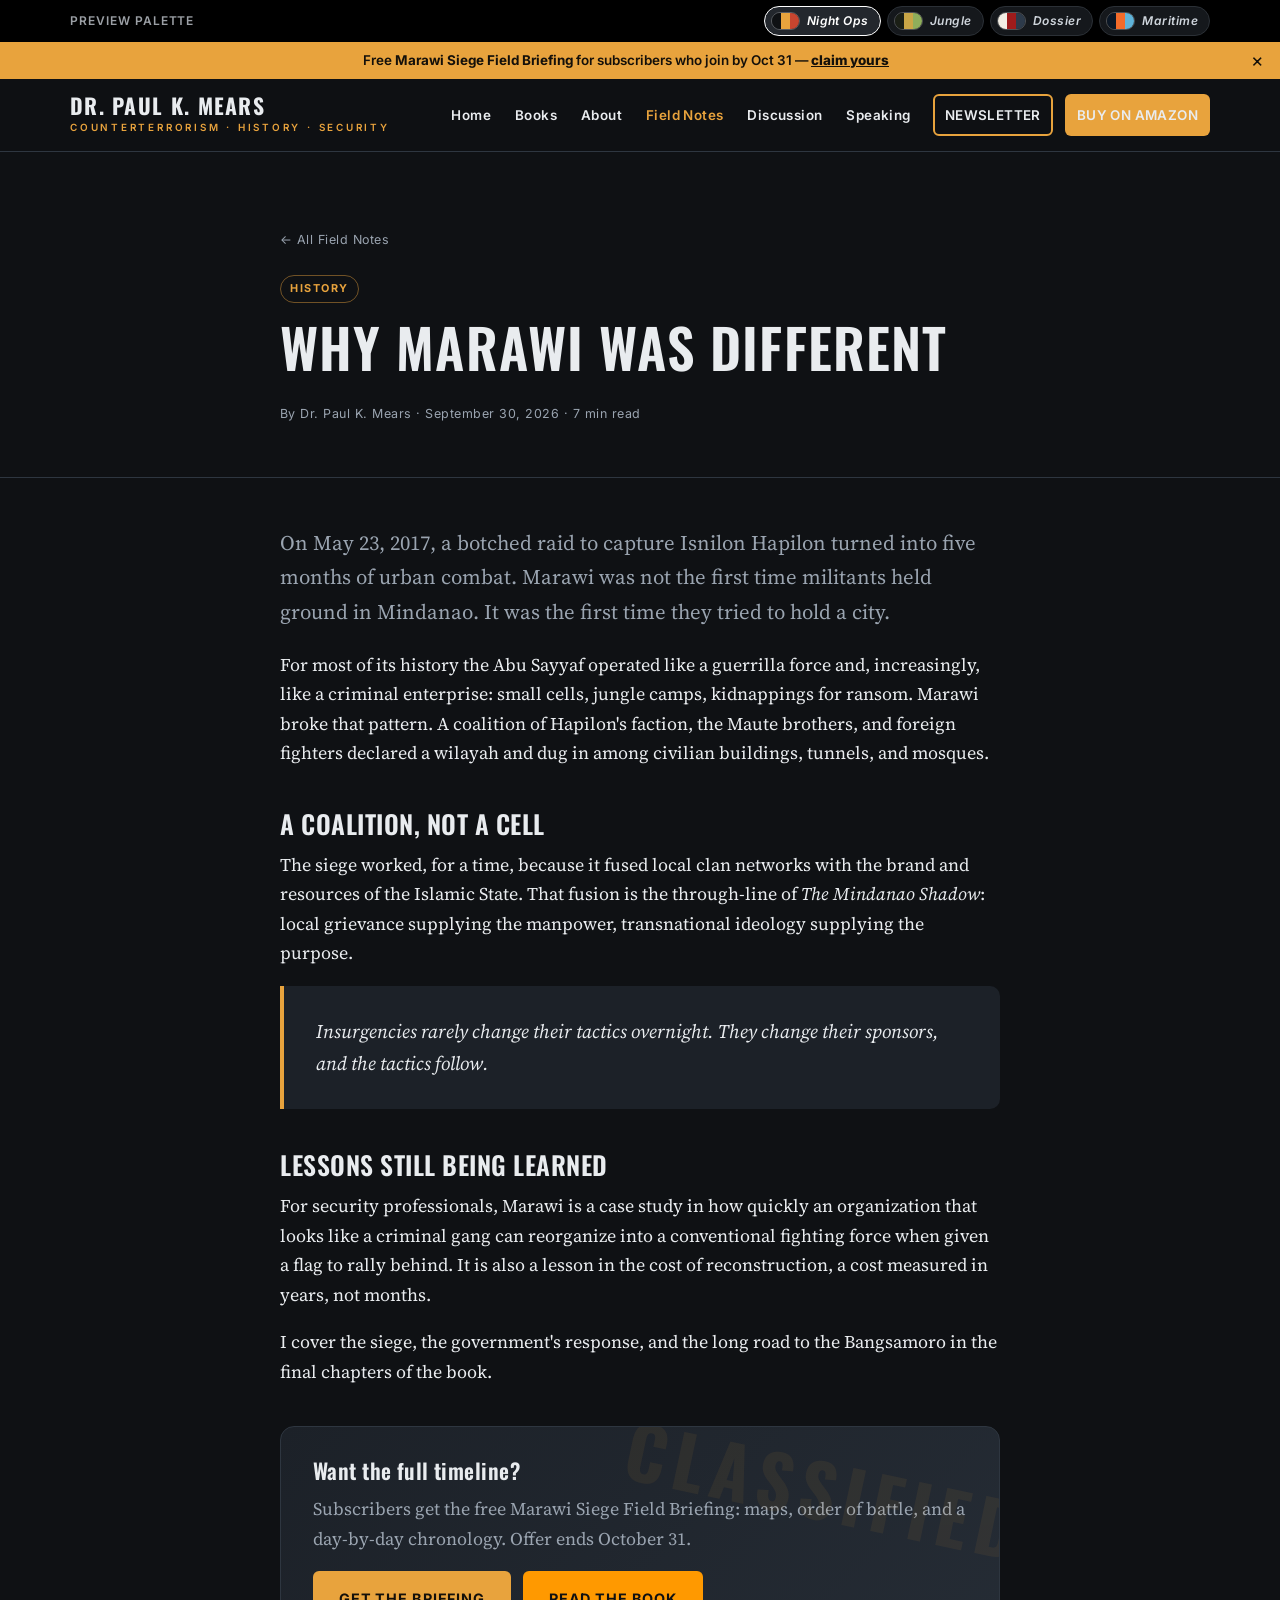
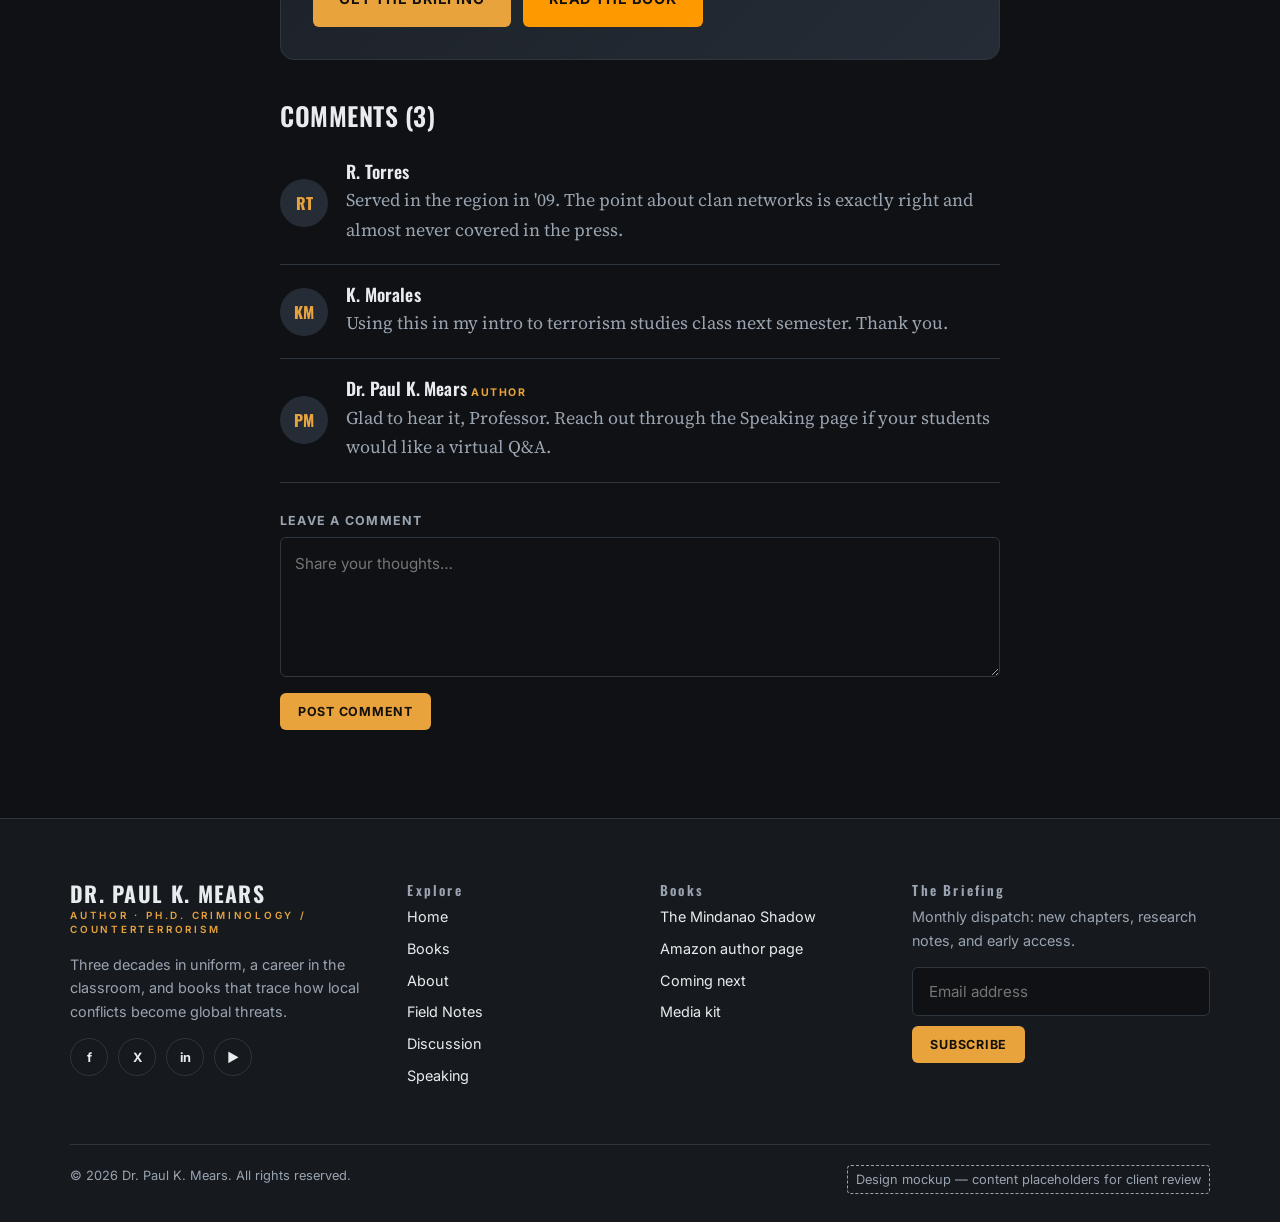
<file: pmears/article.html>
<!DOCTYPE html>
<html lang="en" data-palette="nightops">
<head>
<meta charset="utf-8">
<meta name="viewport" content="width=device-width, initial-scale=1">
<title>Why Marawi Was Different — Dr. Paul K. Mears</title>
<script>try{var p=localStorage.getItem("pm-palette");if(p)document.documentElement.setAttribute("data-palette",p)}catch(e){}</script>
<link rel="preconnect" href="https://fonts.googleapis.com"><link rel="preconnect" href="https://fonts.gstatic.com" crossorigin>
<link href="https://fonts.googleapis.com/css2?family=Inter:wght@400;600;700;800&family=Oswald:wght@500;600;700&family=Source+Serif+4:ital,wght@0,400;0,600;1,400&display=swap" rel="stylesheet">
<link rel="stylesheet" href="assets/site.css">
</head>
<body data-page="blog">
<main>
  <section class="post-hero">
    <div class="wrap narrow">
      <a class="meta" href="blog.html" style="text-decoration:none">← All Field Notes</a>
      <div style="margin-top:20px"><span class="tag">History</span></div>
      <h1 style="font-size:clamp(2.2rem,5vw,3.4rem)">Why Marawi Was Different</h1>
      <p class="meta">By Dr. Paul K. Mears · September 30, 2026 · 7 min read</p>
    </div>
  </section>
  <section style="padding-top:48px">
    <div class="wrap narrow article">
      <p class="lede">On May 23, 2017, a botched raid to capture Isnilon Hapilon turned into five months of urban combat. Marawi was not the first time militants held ground in Mindanao. It was the first time they tried to hold a city.</p>
      <p>For most of its history the Abu Sayyaf operated like a guerrilla force and, increasingly, like a criminal enterprise: small cells, jungle camps, kidnappings for ransom. Marawi broke that pattern. A coalition of Hapilon's faction, the Maute brothers, and foreign fighters declared a wilayah and dug in among civilian buildings, tunnels, and mosques.</p>
      <h2>A coalition, not a cell</h2>
      <p>The siege worked, for a time, because it fused local clan networks with the brand and resources of the Islamic State. That fusion is the through-line of <em>The Mindanao Shadow</em>: local grievance supplying the manpower, transnational ideology supplying the purpose.</p>
      <blockquote class="pull">Insurgencies rarely change their tactics overnight. They change their sponsors, and the tactics follow.</blockquote>
      <h2>Lessons still being learned</h2>
      <p>For security professionals, Marawi is a case study in how quickly an organization that looks like a criminal gang can reorganize into a conventional fighting force when given a flag to rally behind. It is also a lesson in the cost of reconstruction, a cost measured in years, not months.</p>
      <p>I cover the siege, the government's response, and the long road to the Bangsamoro in the final chapters of the book.</p>
      <div class="newsletter" style="margin-top:40px;padding:32px">
        <h3>Want the full timeline?</h3>
        <p class="muted">Subscribers get the free Marawi Siege Field Briefing: maps, order of battle, and a day-by-day chronology. Offer ends October 31.</p>
        <div class="btn-row"><a class="btn btn-primary" href="#" data-signup>Get the Briefing</a><a class="btn btn-amazon" href="https://a.co/d/09t2ir3i" target="_blank" rel="noopener">Read the Book</a></div>
      </div>

      <h2 id="comments">Comments (3)</h2>
      <div class="thread" style="grid-template-columns:48px 1fr"><div class="avatar">RT</div><div><h3>R. Torres</h3><p class="muted" style="margin:0">Served in the region in '09. The point about clan networks is exactly right and almost never covered in the press.</p></div></div>
      <div class="thread" style="grid-template-columns:48px 1fr"><div class="avatar">KM</div><div><h3>K. Morales</h3><p class="muted" style="margin:0">Using this in my intro to terrorism studies class next semester. Thank you.</p></div></div>
      <div class="thread" style="grid-template-columns:48px 1fr"><div class="avatar">PM</div><div><h3>Dr. Paul K. Mears <span class="pinned">Author</span></h3><p class="muted" style="margin:0">Glad to hear it, Professor. Reach out through the Speaking page if your students would like a virtual Q&amp;A.</p></div></div>
      <form data-mock style="margin-top:28px">
        <div class="field"><label for="c">Leave a comment</label><textarea id="c" placeholder="Share your thoughts…" required></textarea></div>
        <div class="signup"><button class="btn btn-primary btn-sm" type="submit">Post Comment</button></div>
        <div class="signup-ok">Thanks. Your comment is awaiting moderation.</div>
      </form>
    </div>
  </section>
</main>

<script src="assets/site.js"></script>
</body>
</html>
</file>
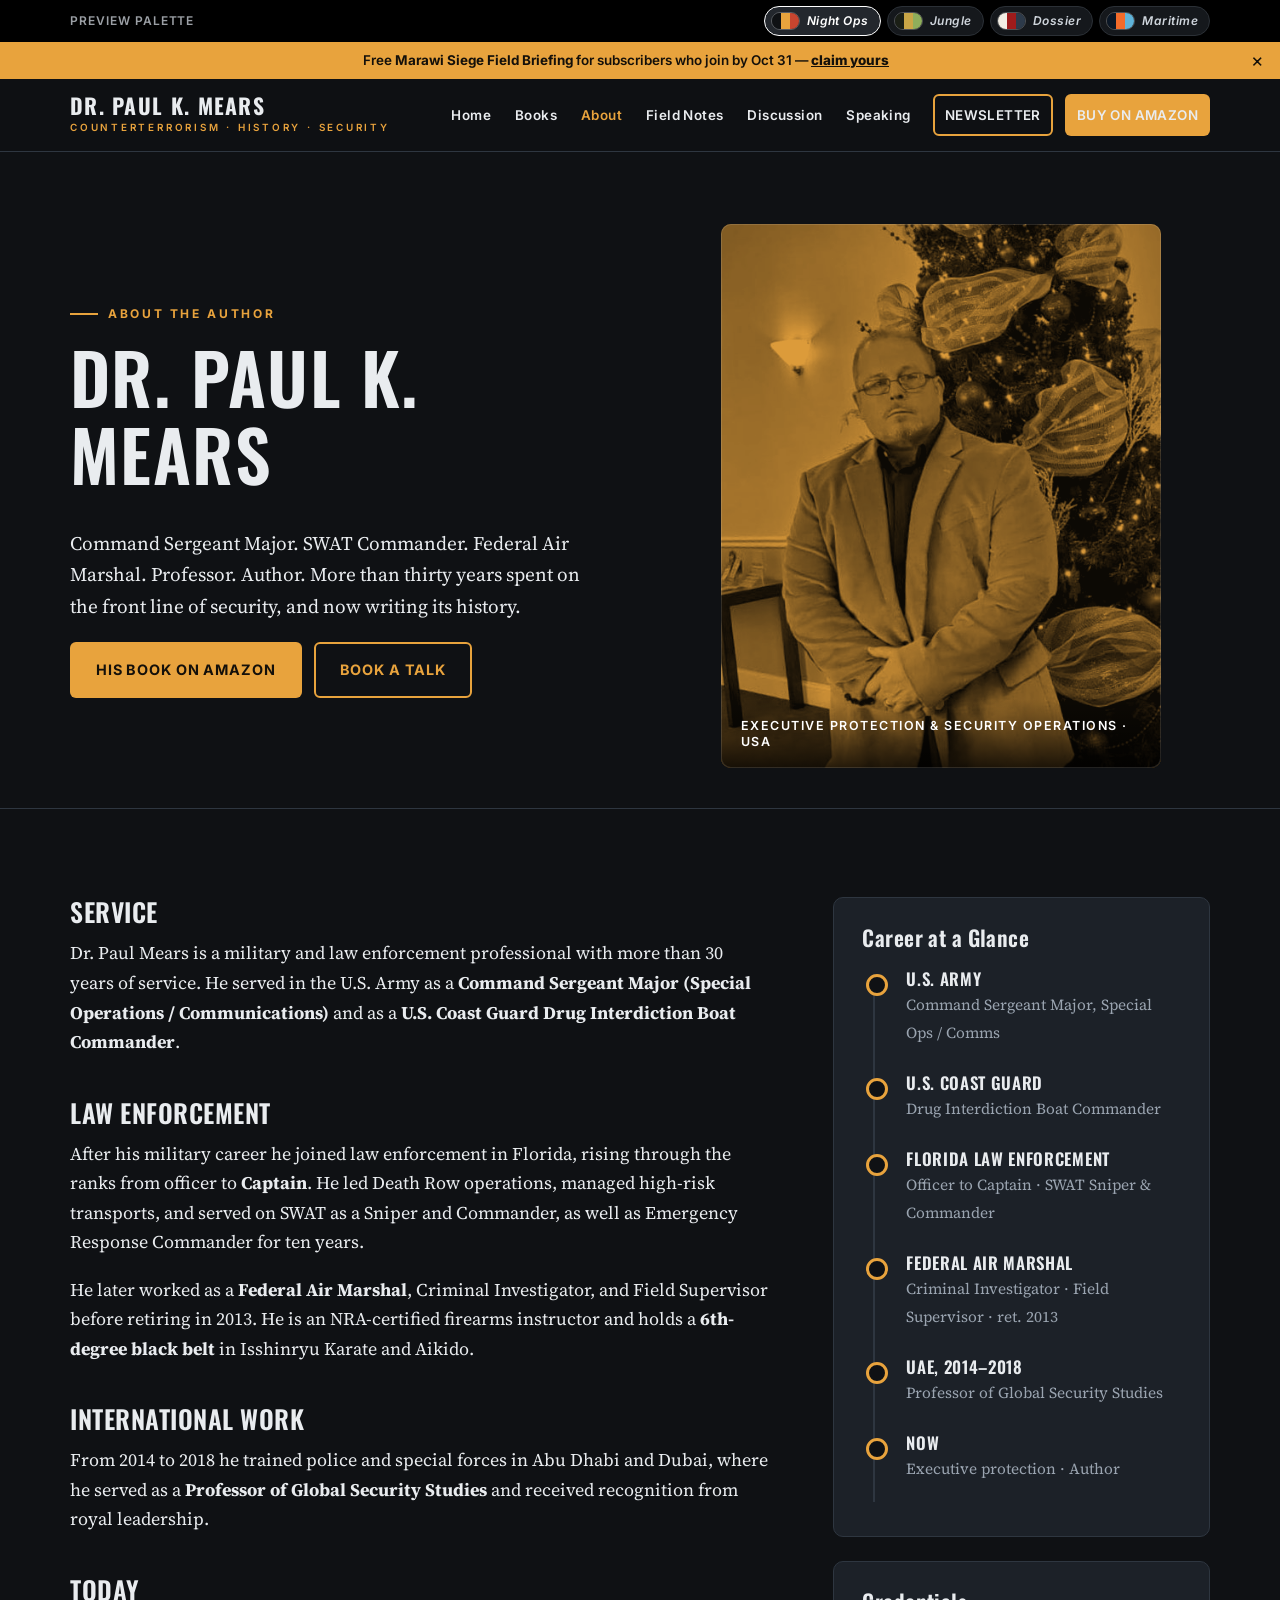
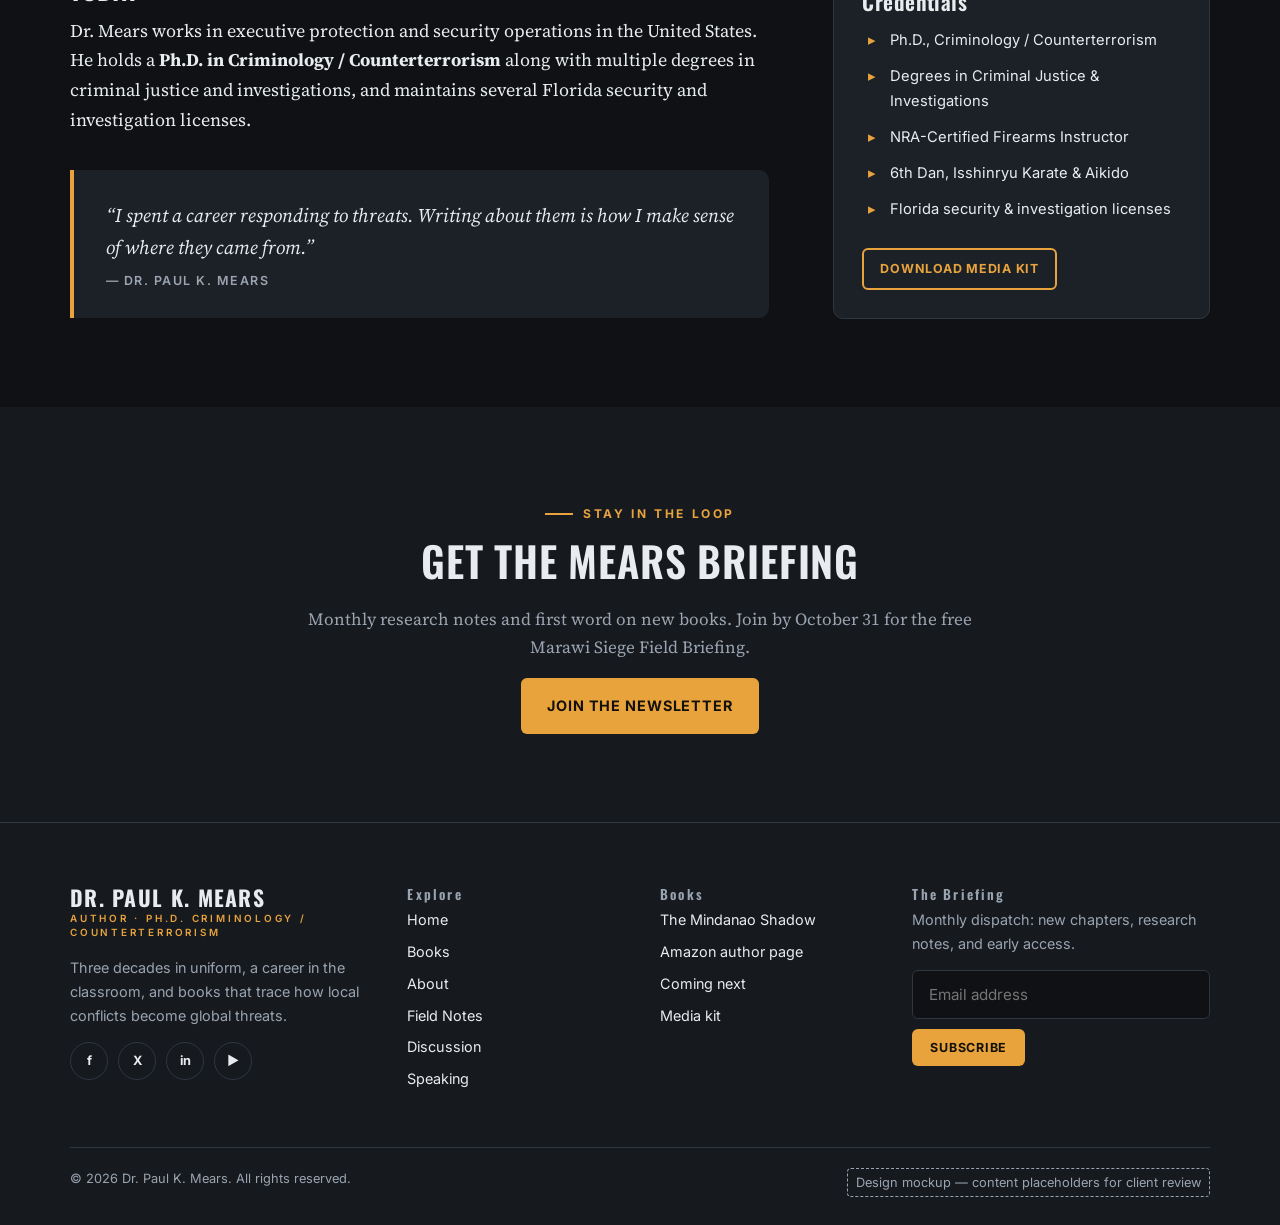
<file: pmears/bio.html>
<!DOCTYPE html>
<html lang="en" data-palette="nightops">
<head>
<meta charset="utf-8">
<meta name="viewport" content="width=device-width, initial-scale=1">
<title>About the Author — Dr. Paul K. Mears</title>
<script>try{var p=localStorage.getItem("pm-palette");if(p)document.documentElement.setAttribute("data-palette",p)}catch(e){}</script>
<link rel="preconnect" href="https://fonts.googleapis.com"><link rel="preconnect" href="https://fonts.gstatic.com" crossorigin>
<link href="https://fonts.googleapis.com/css2?family=Inter:wght@400;600;700;800&family=Oswald:wght@500;600;700&family=Source+Serif+4:ital,wght@0,400;0,600;1,400&display=swap" rel="stylesheet">
<link rel="stylesheet" href="assets/site.css">
</head>
<body data-page="bio">
<main>
  <section class="post-hero">
    <div class="wrap split">
      <div>
        <div class="eyebrow">About the Author</div>
        <h1>Dr. Paul K. Mears</h1>
        <p class="sub" style="font-size:1.2rem">Command Sergeant Major. SWAT Commander. Federal Air Marshal. Professor. Author. More than thirty years spent on the front line of security, and now writing its history.</p>
        <div class="btn-row">
          <a class="btn btn-primary" href="https://a.co/d/09t2ir3i" target="_blank" rel="noopener">His Book on Amazon</a>
          <a class="btn btn-ghost" href="contact.html">Book a Talk</a>
        </div>
      </div>
      <figure class="portrait" style="margin:0;max-width:440px;justify-self:center">
        <img src="img/author-head.jpg" alt="Portrait of Dr. Paul K. Mears">
        <figcaption>Executive protection &amp; security operations · USA</figcaption>
      </figure>
    </div>
  </section>

  <section>
    <div class="wrap split wide-left" style="align-items:start">
      <div class="article">
        <h2 style="margin-top:0">Service</h2>
        <p>Dr. Paul Mears is a military and law enforcement professional with more than 30 years of service. He served in the U.S. Army as a <strong>Command Sergeant Major (Special Operations / Communications)</strong> and as a <strong>U.S. Coast Guard Drug Interdiction Boat Commander</strong>.</p>
        <h2>Law Enforcement</h2>
        <p>After his military career he joined law enforcement in Florida, rising through the ranks from officer to <strong>Captain</strong>. He led Death Row operations, managed high-risk transports, and served on SWAT as a Sniper and Commander, as well as Emergency Response Commander for ten years.</p>
        <p>He later worked as a <strong>Federal Air Marshal</strong>, Criminal Investigator, and Field Supervisor before retiring in 2013. He is an NRA-certified firearms instructor and holds a <strong>6th-degree black belt</strong> in Isshinryu Karate and Aikido.</p>
        <h2>International Work</h2>
        <p>From 2014 to 2018 he trained police and special forces in Abu Dhabi and Dubai, where he served as a <strong>Professor of Global Security Studies</strong> and received recognition from royal leadership.</p>
        <h2>Today</h2>
        <p>Dr. Mears works in executive protection and security operations in the United States. He holds a <strong>Ph.D. in Criminology / Counterterrorism</strong> along with multiple degrees in criminal justice and investigations, and maintains several Florida security and investigation licenses.</p>
        <blockquote class="pull" style="margin-top:36px">“I spent a career responding to threats. Writing about them is how I make sense of where they came from.”<cite>— Dr. Paul K. Mears</cite></blockquote>
      </div>
      <aside>
        <div class="card" style="margin-bottom:24px">
          <h3>Career at a Glance</h3>
          <ol class="timeline" style="margin-top:18px">
            <li><b>U.S. Army</b><span>Command Sergeant Major, Special Ops / Comms</span></li>
            <li><b>U.S. Coast Guard</b><span>Drug Interdiction Boat Commander</span></li>
            <li><b>Florida Law Enforcement</b><span>Officer to Captain · SWAT Sniper &amp; Commander</span></li>
            <li><b>Federal Air Marshal</b><span>Criminal Investigator · Field Supervisor · ret. 2013</span></li>
            <li><b>UAE, 2014–2018</b><span>Professor of Global Security Studies</span></li>
            <li><b>Now</b><span>Executive protection · Author</span></li>
          </ol>
        </div>
        <div class="card">
          <h3>Credentials</h3>
          <ul class="perks">
            <li>Ph.D., Criminology / Counterterrorism</li>
            <li>Degrees in Criminal Justice &amp; Investigations</li>
            <li>NRA-Certified Firearms Instructor</li>
            <li>6th Dan, Isshinryu Karate &amp; Aikido</li>
            <li>Florida security &amp; investigation licenses</li>
          </ul>
          <a class="btn btn-ghost btn-sm" href="contact.html" style="margin-top:14px">Download Media Kit</a>
        </div>
      </aside>
    </div>
  </section>

  <section class="alt">
    <div class="wrap narrow center">
      <div class="eyebrow">Stay in the Loop</div>
      <h2>Get the Mears Briefing</h2>
      <p class="muted">Monthly research notes and first word on new books. Join by October 31 for the free Marawi Siege Field Briefing.</p>
      <a class="btn btn-primary" href="#" data-signup>Join the Newsletter</a>
    </div>
  </section>
</main>

<script src="assets/site.js"></script>
</body>
</html>
</file>
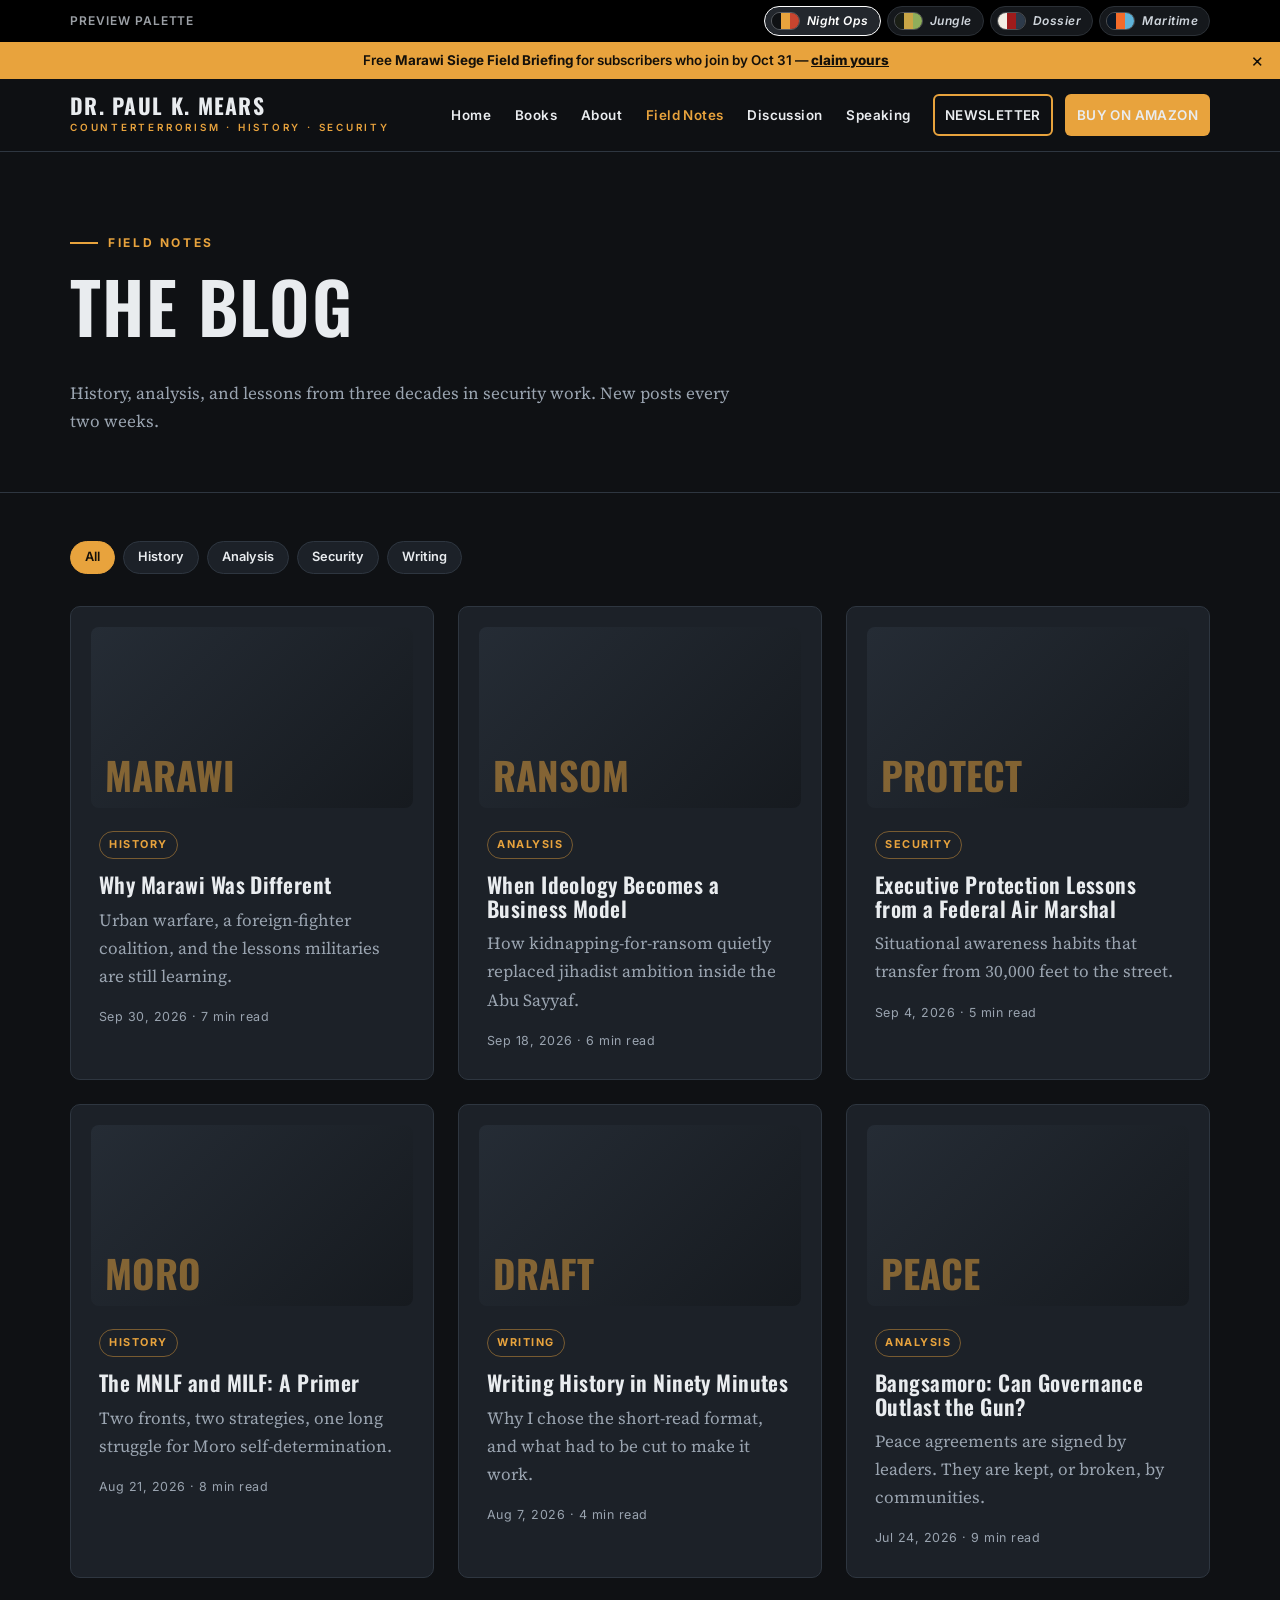
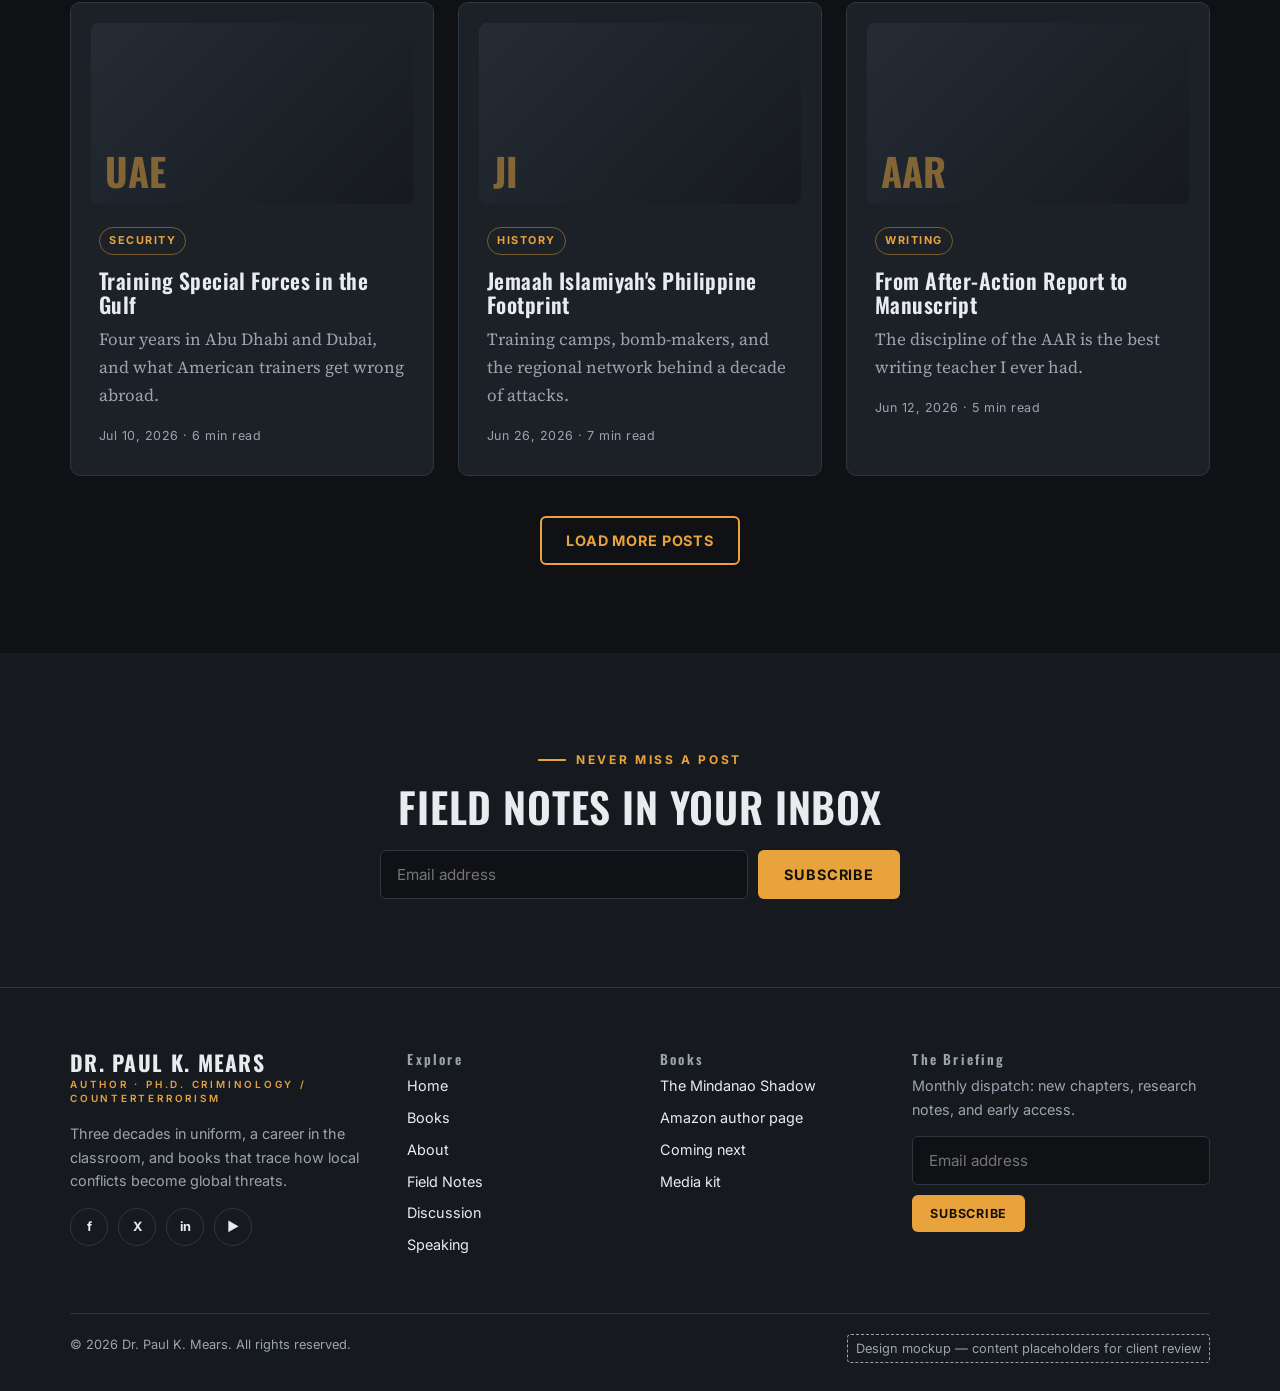
<file: pmears/blog.html>
<!DOCTYPE html>
<html lang="en" data-palette="nightops">
<head>
<meta charset="utf-8">
<meta name="viewport" content="width=device-width, initial-scale=1">
<title>Field Notes — Dr. Paul K. Mears</title>
<script>try{var p=localStorage.getItem("pm-palette");if(p)document.documentElement.setAttribute("data-palette",p)}catch(e){}</script>
<link rel="preconnect" href="https://fonts.googleapis.com"><link rel="preconnect" href="https://fonts.gstatic.com" crossorigin>
<link href="https://fonts.googleapis.com/css2?family=Inter:wght@400;600;700;800&family=Oswald:wght@500;600;700&family=Source+Serif+4:ital,wght@0,400;0,600;1,400&display=swap" rel="stylesheet">
<link rel="stylesheet" href="assets/site.css">
</head>
<body data-page="blog">
<main>
  <section class="post-hero">
    <div class="wrap">
      <div class="eyebrow">Field Notes</div>
      <h1>The Blog</h1>
      <p class="muted" style="max-width:40em">History, analysis, and lessons from three decades in security work. New posts every two weeks.</p>
    </div>
  </section>
  <section style="padding-top:48px">
    <div class="wrap">
      <div class="filters" role="group" aria-label="Filter posts">
        <button class="chip" data-filter="all" aria-pressed="true">All</button>
        <button class="chip" data-filter="history" aria-pressed="false">History</button>
        <button class="chip" data-filter="analysis" aria-pressed="false">Analysis</button>
        <button class="chip" data-filter="security" aria-pressed="false">Security</button>
        <button class="chip" data-filter="writing" aria-pressed="false">Writing</button>
      </div>
      <div class="grid-3">
        <a class="card post-card" data-cat="history" href="article.html">
          <div class="thumb"><span>Marawi</span></div>
          <span class="tag">History</span>
          <h3>Why Marawi Was Different</h3>
          <p class="muted">Urban warfare, a foreign-fighter coalition, and the lessons militaries are still learning.</p>
          <div class="meta">Sep 30, 2026 · 7 min read</div>
        </a>
        <a class="card post-card" data-cat="analysis" href="article.html">
          <div class="thumb"><span>Ransom</span></div>
          <span class="tag">Analysis</span>
          <h3>When Ideology Becomes a Business Model</h3>
          <p class="muted">How kidnapping-for-ransom quietly replaced jihadist ambition inside the Abu Sayyaf.</p>
          <div class="meta">Sep 18, 2026 · 6 min read</div>
        </a>
        <a class="card post-card" data-cat="security" href="article.html">
          <div class="thumb"><span>Protect</span></div>
          <span class="tag">Security</span>
          <h3>Executive Protection Lessons from a Federal Air Marshal</h3>
          <p class="muted">Situational awareness habits that transfer from 30,000 feet to the street.</p>
          <div class="meta">Sep 4, 2026 · 5 min read</div>
        </a>
        <a class="card post-card" data-cat="history" href="article.html">
          <div class="thumb"><span>Moro</span></div>
          <span class="tag">History</span>
          <h3>The MNLF and MILF: A Primer</h3>
          <p class="muted">Two fronts, two strategies, one long struggle for Moro self-determination.</p>
          <div class="meta">Aug 21, 2026 · 8 min read</div>
        </a>
        <a class="card post-card" data-cat="writing" href="article.html">
          <div class="thumb"><span>Draft</span></div>
          <span class="tag">Writing</span>
          <h3>Writing History in Ninety Minutes</h3>
          <p class="muted">Why I chose the short-read format, and what had to be cut to make it work.</p>
          <div class="meta">Aug 7, 2026 · 4 min read</div>
        </a>
        <a class="card post-card" data-cat="analysis" href="article.html">
          <div class="thumb"><span>Peace</span></div>
          <span class="tag">Analysis</span>
          <h3>Bangsamoro: Can Governance Outlast the Gun?</h3>
          <p class="muted">Peace agreements are signed by leaders. They are kept, or broken, by communities.</p>
          <div class="meta">Jul 24, 2026 · 9 min read</div>
        </a>
        <a class="card post-card" data-cat="security" href="article.html">
          <div class="thumb"><span>UAE</span></div>
          <span class="tag">Security</span>
          <h3>Training Special Forces in the Gulf</h3>
          <p class="muted">Four years in Abu Dhabi and Dubai, and what American trainers get wrong abroad.</p>
          <div class="meta">Jul 10, 2026 · 6 min read</div>
        </a>
        <a class="card post-card" data-cat="history" href="article.html">
          <div class="thumb"><span>JI</span></div>
          <span class="tag">History</span>
          <h3>Jemaah Islamiyah's Philippine Footprint</h3>
          <p class="muted">Training camps, bomb-makers, and the regional network behind a decade of attacks.</p>
          <div class="meta">Jun 26, 2026 · 7 min read</div>
        </a>
        <a class="card post-card" data-cat="writing" href="article.html">
          <div class="thumb"><span>AAR</span></div>
          <span class="tag">Writing</span>
          <h3>From After-Action Report to Manuscript</h3>
          <p class="muted">The discipline of the AAR is the best writing teacher I ever had.</p>
          <div class="meta">Jun 12, 2026 · 5 min read</div>
        </a>
      </div>
      <div class="center" style="margin-top:40px"><button class="btn btn-ghost" type="button">Load More Posts</button></div>
    </div>
  </section>
  <section class="alt">
    <div class="wrap narrow center">
      <div class="eyebrow">Never miss a post</div>
      <h2>Field Notes in your inbox</h2>
      <form class="signup-form" style="max-width:520px;margin:20px auto 0">
        <div class="signup"><input type="email" required placeholder="Email address" aria-label="Email address"><button class="btn btn-primary" type="submit">Subscribe</button></div>
        <div class="signup-ok">Subscribed. New posts will land in your inbox.</div>
      </form>
    </div>
  </section>
</main>

<script src="assets/site.js"></script>
</body>
</html>
</file>
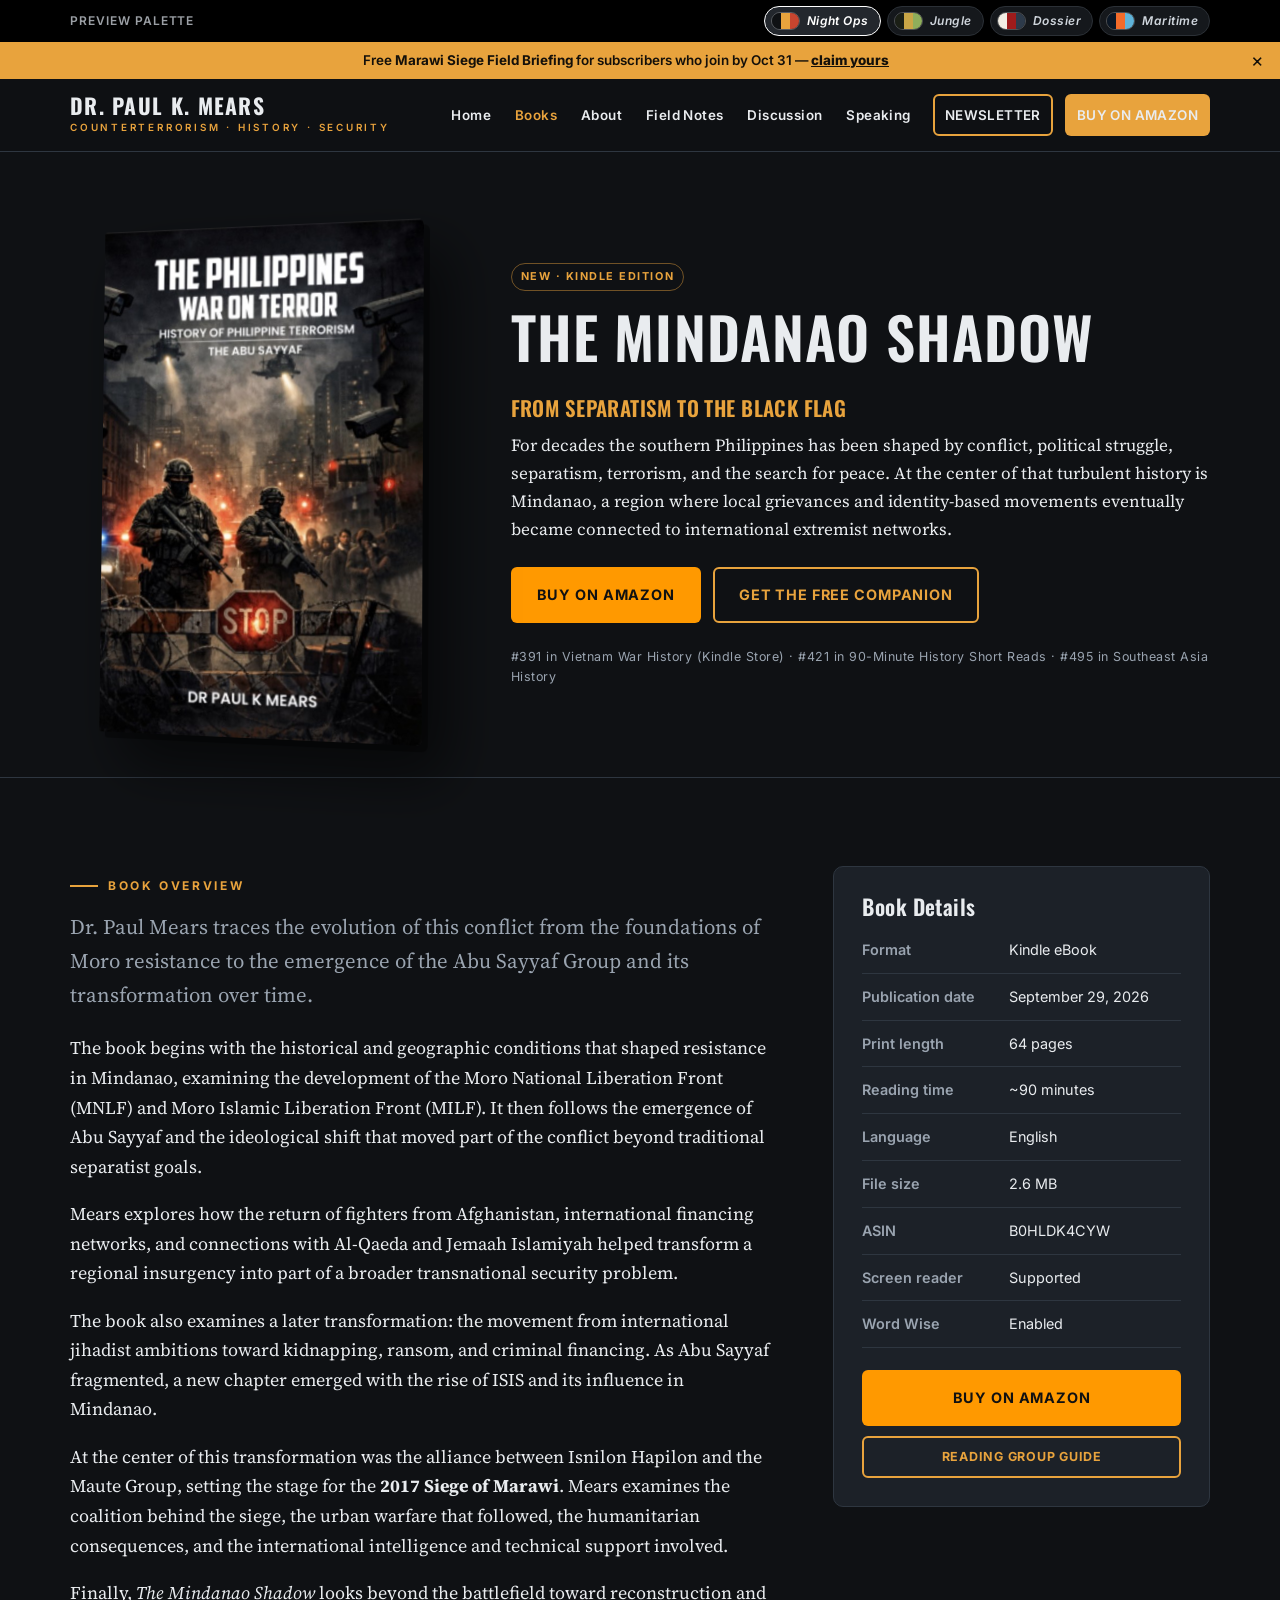
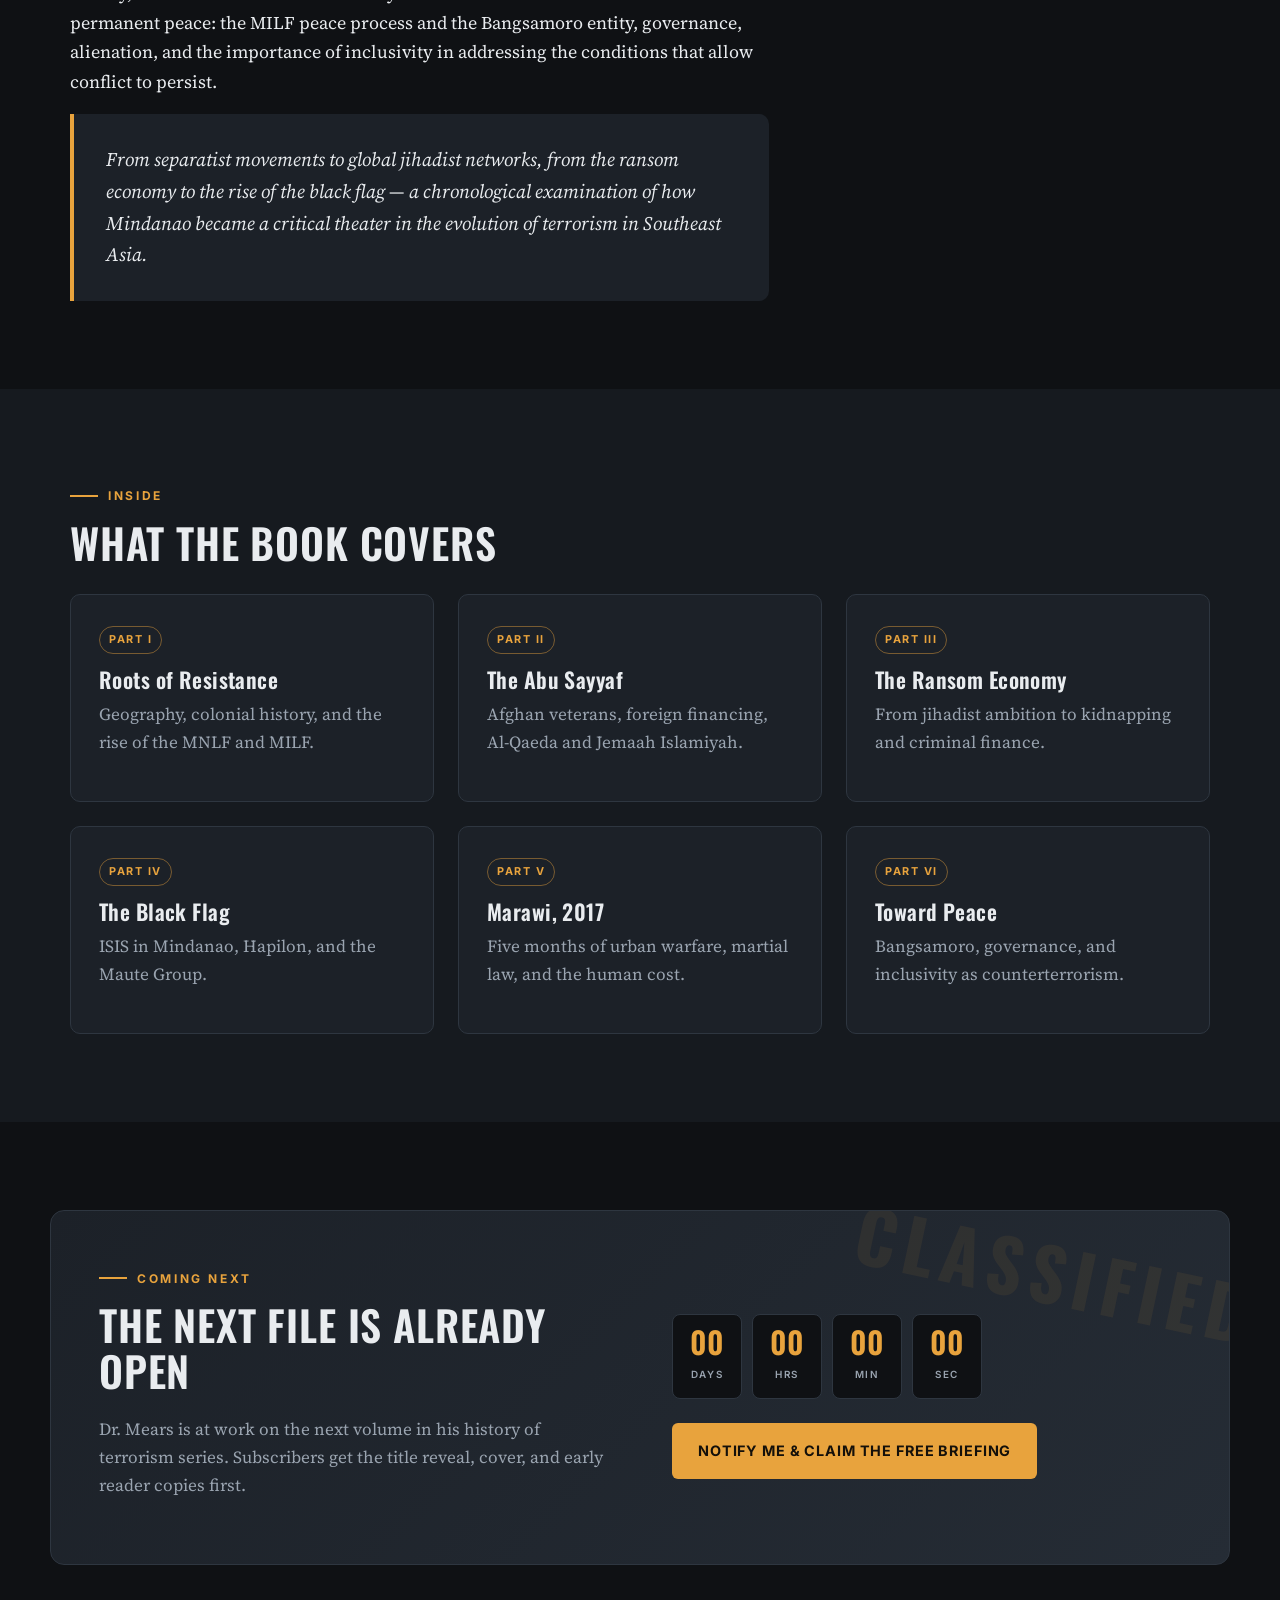
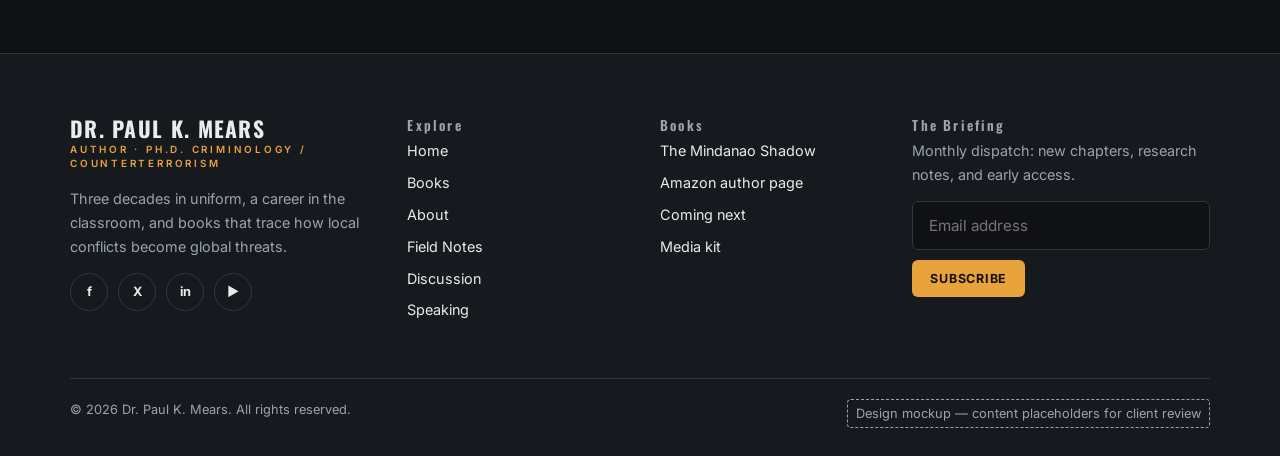
<file: pmears/books.html>
<!DOCTYPE html>
<html lang="en" data-palette="nightops">
<head>
<meta charset="utf-8">
<meta name="viewport" content="width=device-width, initial-scale=1">
<title>Books — Dr. Paul K. Mears</title>
<script>try{var p=localStorage.getItem("pm-palette");if(p)document.documentElement.setAttribute("data-palette",p)}catch(e){}</script>
<link rel="preconnect" href="https://fonts.googleapis.com"><link rel="preconnect" href="https://fonts.gstatic.com" crossorigin>
<link href="https://fonts.googleapis.com/css2?family=Inter:wght@400;600;700;800&family=Oswald:wght@500;600;700&family=Source+Serif+4:ital,wght@0,400;0,600;1,400&display=swap" rel="stylesheet">
<link rel="stylesheet" href="assets/site.css">
</head>
<body data-page="books">
<main>
  <section class="post-hero">
    <div class="wrap split" style="grid-template-columns:.7fr 1.3fr">
      <div class="book-3d"><img src="img/cover-front.jpg" alt="Book cover by Dr Paul K Mears"></div>
      <div>
        <span class="tag">New · Kindle Edition</span>
        <h1 style="font-size:clamp(2.2rem,5vw,3.6rem)">The Mindanao Shadow</h1>
        <p class="display" style="font-size:1.3rem;color:var(--accent);text-transform:uppercase">From Separatism to the Black Flag</p>
        <p>For decades the southern Philippines has been shaped by conflict, political struggle, separatism, terrorism, and the search for peace. At the center of that turbulent history is Mindanao, a region where local grievances and identity-based movements eventually became connected to international extremist networks.</p>
        <div class="btn-row" style="margin:24px 0">
          <a class="btn btn-amazon" href="https://a.co/d/09t2ir3i" target="_blank" rel="noopener">Buy on Amazon</a>
          <a class="btn btn-ghost" href="#" data-signup>Get the Free Companion</a>
        </div>
        <p class="meta">#391 in Vietnam War History (Kindle Store) · #421 in 90-Minute History Short Reads · #495 in Southeast Asia History</p>
      </div>
    </div>
  </section>

  <section>
    <div class="wrap split wide-left" style="align-items:start">
      <div class="article">
        <div class="eyebrow">Book Overview</div>
        <p class="lede">Dr. Paul Mears traces the evolution of this conflict from the foundations of Moro resistance to the emergence of the Abu Sayyaf Group and its transformation over time.</p>
        <p>The book begins with the historical and geographic conditions that shaped resistance in Mindanao, examining the development of the Moro National Liberation Front (MNLF) and Moro Islamic Liberation Front (MILF). It then follows the emergence of Abu Sayyaf and the ideological shift that moved part of the conflict beyond traditional separatist goals.</p>
        <p>Mears explores how the return of fighters from Afghanistan, international financing networks, and connections with Al-Qaeda and Jemaah Islamiyah helped transform a regional insurgency into part of a broader transnational security problem.</p>
        <p>The book also examines a later transformation: the movement from international jihadist ambitions toward kidnapping, ransom, and criminal financing. As Abu Sayyaf fragmented, a new chapter emerged with the rise of ISIS and its influence in Mindanao.</p>
        <p>At the center of this transformation was the alliance between Isnilon Hapilon and the Maute Group, setting the stage for the <strong>2017 Siege of Marawi</strong>. Mears examines the coalition behind the siege, the urban warfare that followed, the humanitarian consequences, and the international intelligence and technical support involved.</p>
        <p>Finally, <em>The Mindanao Shadow</em> looks beyond the battlefield toward reconstruction and permanent peace: the MILF peace process and the Bangsamoro entity, governance, alienation, and the importance of inclusivity in addressing the conditions that allow conflict to persist.</p>
        <blockquote class="pull">From separatist movements to global jihadist networks, from the ransom economy to the rise of the black flag — a chronological examination of how Mindanao became a critical theater in the evolution of terrorism in Southeast Asia.</blockquote>
      </div>
      <aside class="card">
        <h3>Book Details</h3>
        <table class="specs">
          <tr><th>Format</th><td>Kindle eBook</td></tr>
          <tr><th>Publication date</th><td>September 29, 2026</td></tr>
          <tr><th>Print length</th><td>64 pages</td></tr>
          <tr><th>Reading time</th><td>~90 minutes</td></tr>
          <tr><th>Language</th><td>English</td></tr>
          <tr><th>File size</th><td>2.6 MB</td></tr>
          <tr><th>ASIN</th><td>B0HLDK4CYW</td></tr>
          <tr><th>Screen reader</th><td>Supported</td></tr>
          <tr><th>Word Wise</th><td>Enabled</td></tr>
        </table>
        <a class="btn btn-amazon" style="width:100%;margin-top:22px" href="https://a.co/d/09t2ir3i" target="_blank" rel="noopener">Buy on Amazon</a>
        <a class="btn btn-ghost btn-sm" style="width:100%;margin-top:10px" href="community.html">Reading Group Guide</a>
      </aside>
    </div>
  </section>

  <section class="alt">
    <div class="wrap">
      <div class="eyebrow">Inside</div>
      <h2>What the book covers</h2>
      <div class="grid-3" style="margin-top:28px">
        <div class="card"><span class="tag">Part I</span><h3>Roots of Resistance</h3><p class="muted">Geography, colonial history, and the rise of the MNLF and MILF.</p></div>
        <div class="card"><span class="tag">Part II</span><h3>The Abu Sayyaf</h3><p class="muted">Afghan veterans, foreign financing, Al-Qaeda and Jemaah Islamiyah.</p></div>
        <div class="card"><span class="tag">Part III</span><h3>The Ransom Economy</h3><p class="muted">From jihadist ambition to kidnapping and criminal finance.</p></div>
        <div class="card"><span class="tag">Part IV</span><h3>The Black Flag</h3><p class="muted">ISIS in Mindanao, Hapilon, and the Maute Group.</p></div>
        <div class="card"><span class="tag">Part V</span><h3>Marawi, 2017</h3><p class="muted">Five months of urban warfare, martial law, and the human cost.</p></div>
        <div class="card"><span class="tag">Part VI</span><h3>Toward Peace</h3><p class="muted">Bangsamoro, governance, and inclusivity as counterterrorism.</p></div>
      </div>
    </div>
  </section>

  <section id="coming">
    <div class="wrap newsletter split">
      <div>
        <div class="eyebrow">Coming Next</div>
        <h2>The next file is already open</h2>
        <p class="muted">Dr. Mears is at work on the next volume in his history of terrorism series. Subscribers get the title reveal, cover, and early reader copies first.</p>
      </div>
      <div>
        <div class="countdown" data-countdown></div>
        <a class="btn btn-primary" href="#" data-signup>Notify Me &amp; Claim the Free Briefing</a>
      </div>
    </div>
  </section>
</main>

<script src="assets/site.js"></script>
</body>
</html>
</file>
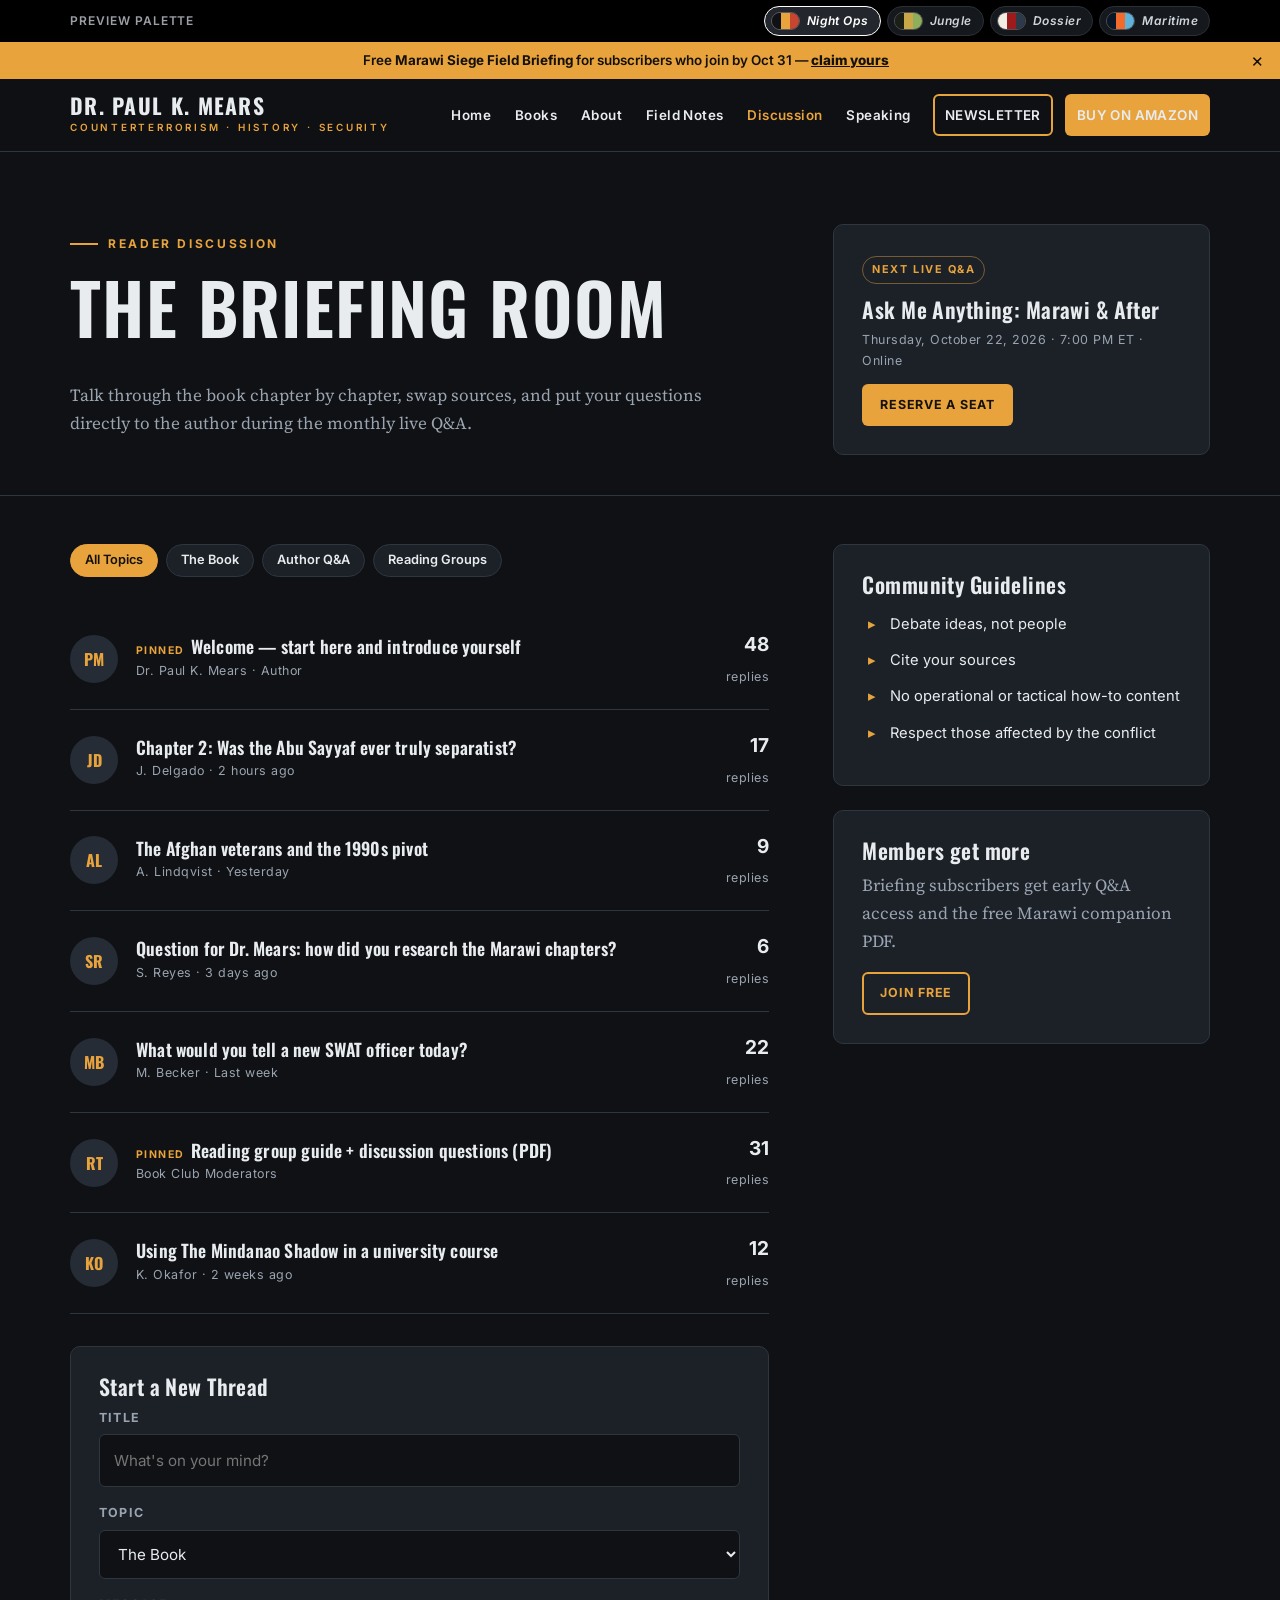
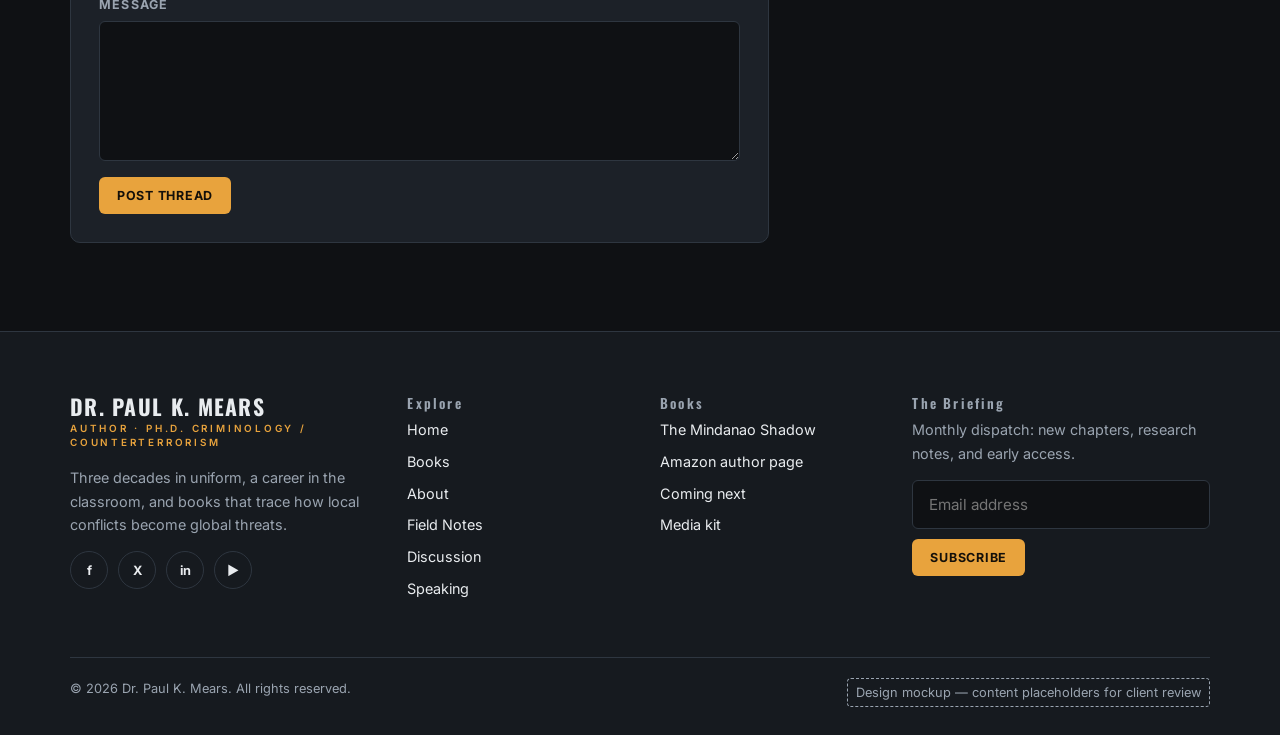
<file: pmears/community.html>
<!DOCTYPE html>
<html lang="en" data-palette="nightops">
<head>
<meta charset="utf-8">
<meta name="viewport" content="width=device-width, initial-scale=1">
<title>Reader Discussion — Dr. Paul K. Mears</title>
<script>try{var p=localStorage.getItem("pm-palette");if(p)document.documentElement.setAttribute("data-palette",p)}catch(e){}</script>
<link rel="preconnect" href="https://fonts.googleapis.com"><link rel="preconnect" href="https://fonts.gstatic.com" crossorigin>
<link href="https://fonts.googleapis.com/css2?family=Inter:wght@400;600;700;800&family=Oswald:wght@500;600;700&family=Source+Serif+4:ital,wght@0,400;0,600;1,400&display=swap" rel="stylesheet">
<link rel="stylesheet" href="assets/site.css">
</head>
<body data-page="community">
<main>
  <section class="post-hero">
    <div class="wrap split wide-left">
      <div>
        <div class="eyebrow">Reader Discussion</div>
        <h1>The Briefing Room</h1>
        <p class="muted" style="max-width:38em">Talk through the book chapter by chapter, swap sources, and put your questions directly to the author during the monthly live Q&amp;A.</p>
      </div>
      <div class="card">
        <span class="tag">Next Live Q&amp;A</span>
        <h3>Ask Me Anything: Marawi &amp; After</h3>
        <p class="meta">Thursday, October 22, 2026 · 7:00 PM ET · Online</p>
        <a class="btn btn-primary btn-sm" href="#" data-signup>Reserve a Seat</a>
      </div>
    </div>
  </section>
  <section style="padding-top:48px">
    <div class="wrap split wide-left" style="align-items:start">
      <div>
        <div class="filters" role="group" aria-label="Filter threads">
          <button class="chip" data-filter="all" aria-pressed="true">All Topics</button>
          <button class="chip" data-filter="book" aria-pressed="false">The Book</button>
          <button class="chip" data-filter="qa" aria-pressed="false">Author Q&amp;A</button>
          <button class="chip" data-filter="groups" aria-pressed="false">Reading Groups</button>
        </div>
        <div data-cat="book">
        <div class="thread"><div class="avatar">PM</div><div><h3><span class="pinned">Pinned</span><a href="#">Welcome — start here and introduce yourself</a></h3><div class="meta">Dr. Paul K. Mears · Author</div></div><div class="count"><b>48</b><span class="meta">replies</span></div></div>
        <div class="thread"><div class="avatar">JD</div><div><h3><a href="#">Chapter 2: Was the Abu Sayyaf ever truly separatist?</a></h3><div class="meta">J. Delgado · 2 hours ago</div></div><div class="count"><b>17</b><span class="meta">replies</span></div></div>
        <div class="thread"><div class="avatar">AL</div><div><h3><a href="#">The Afghan veterans and the 1990s pivot</a></h3><div class="meta">A. Lindqvist · Yesterday</div></div><div class="count"><b>9</b><span class="meta">replies</span></div></div>
        </div>
        <div data-cat="qa">
        <div class="thread"><div class="avatar">SR</div><div><h3><a href="#">Question for Dr. Mears: how did you research the Marawi chapters?</a></h3><div class="meta">S. Reyes · 3 days ago</div></div><div class="count"><b>6</b><span class="meta">replies</span></div></div>
        <div class="thread"><div class="avatar">MB</div><div><h3><a href="#">What would you tell a new SWAT officer today?</a></h3><div class="meta">M. Becker · Last week</div></div><div class="count"><b>22</b><span class="meta">replies</span></div></div>
        </div>
        <div data-cat="groups">
        <div class="thread"><div class="avatar">RT</div><div><h3><span class="pinned">Pinned</span><a href="#">Reading group guide + discussion questions (PDF)</a></h3><div class="meta">Book Club Moderators</div></div><div class="count"><b>31</b><span class="meta">replies</span></div></div>
        <div class="thread"><div class="avatar">KO</div><div><h3><a href="#">Using The Mindanao Shadow in a university course</a></h3><div class="meta">K. Okafor · 2 weeks ago</div></div><div class="count"><b>12</b><span class="meta">replies</span></div></div>
        </div>
        <form data-mock class="card" style="margin-top:32px">
          <h3>Start a New Thread</h3>
          <div class="field"><label for="t">Title</label><input id="t" required placeholder="What's on your mind?"></div>
          <div class="field"><label for="cat">Topic</label><select id="cat"><option>The Book</option><option>Author Q&amp;A</option><option>Reading Groups</option></select></div>
          <div class="field"><label for="b">Message</label><textarea id="b" required></textarea></div>
          <div class="signup"><button class="btn btn-primary btn-sm" type="submit">Post Thread</button></div>
          <div class="signup-ok">Thread posted. A moderator will review it shortly.</div>
        </form>
      </div>
      <aside>
        <div class="card" style="margin-bottom:24px">
          <h3>Community Guidelines</h3>
          <ul class="perks"><li>Debate ideas, not people</li><li>Cite your sources</li><li>No operational or tactical how-to content</li><li>Respect those affected by the conflict</li></ul>
        </div>
        <div class="card">
          <h3>Members get more</h3>
          <p class="muted">Briefing subscribers get early Q&amp;A access and the free Marawi companion PDF.</p>
          <a class="btn btn-ghost btn-sm" href="#" data-signup>Join Free</a>
        </div>
      </aside>
    </div>
  </section>
</main>

<script src="assets/site.js"></script>
</body>
</html>
</file>
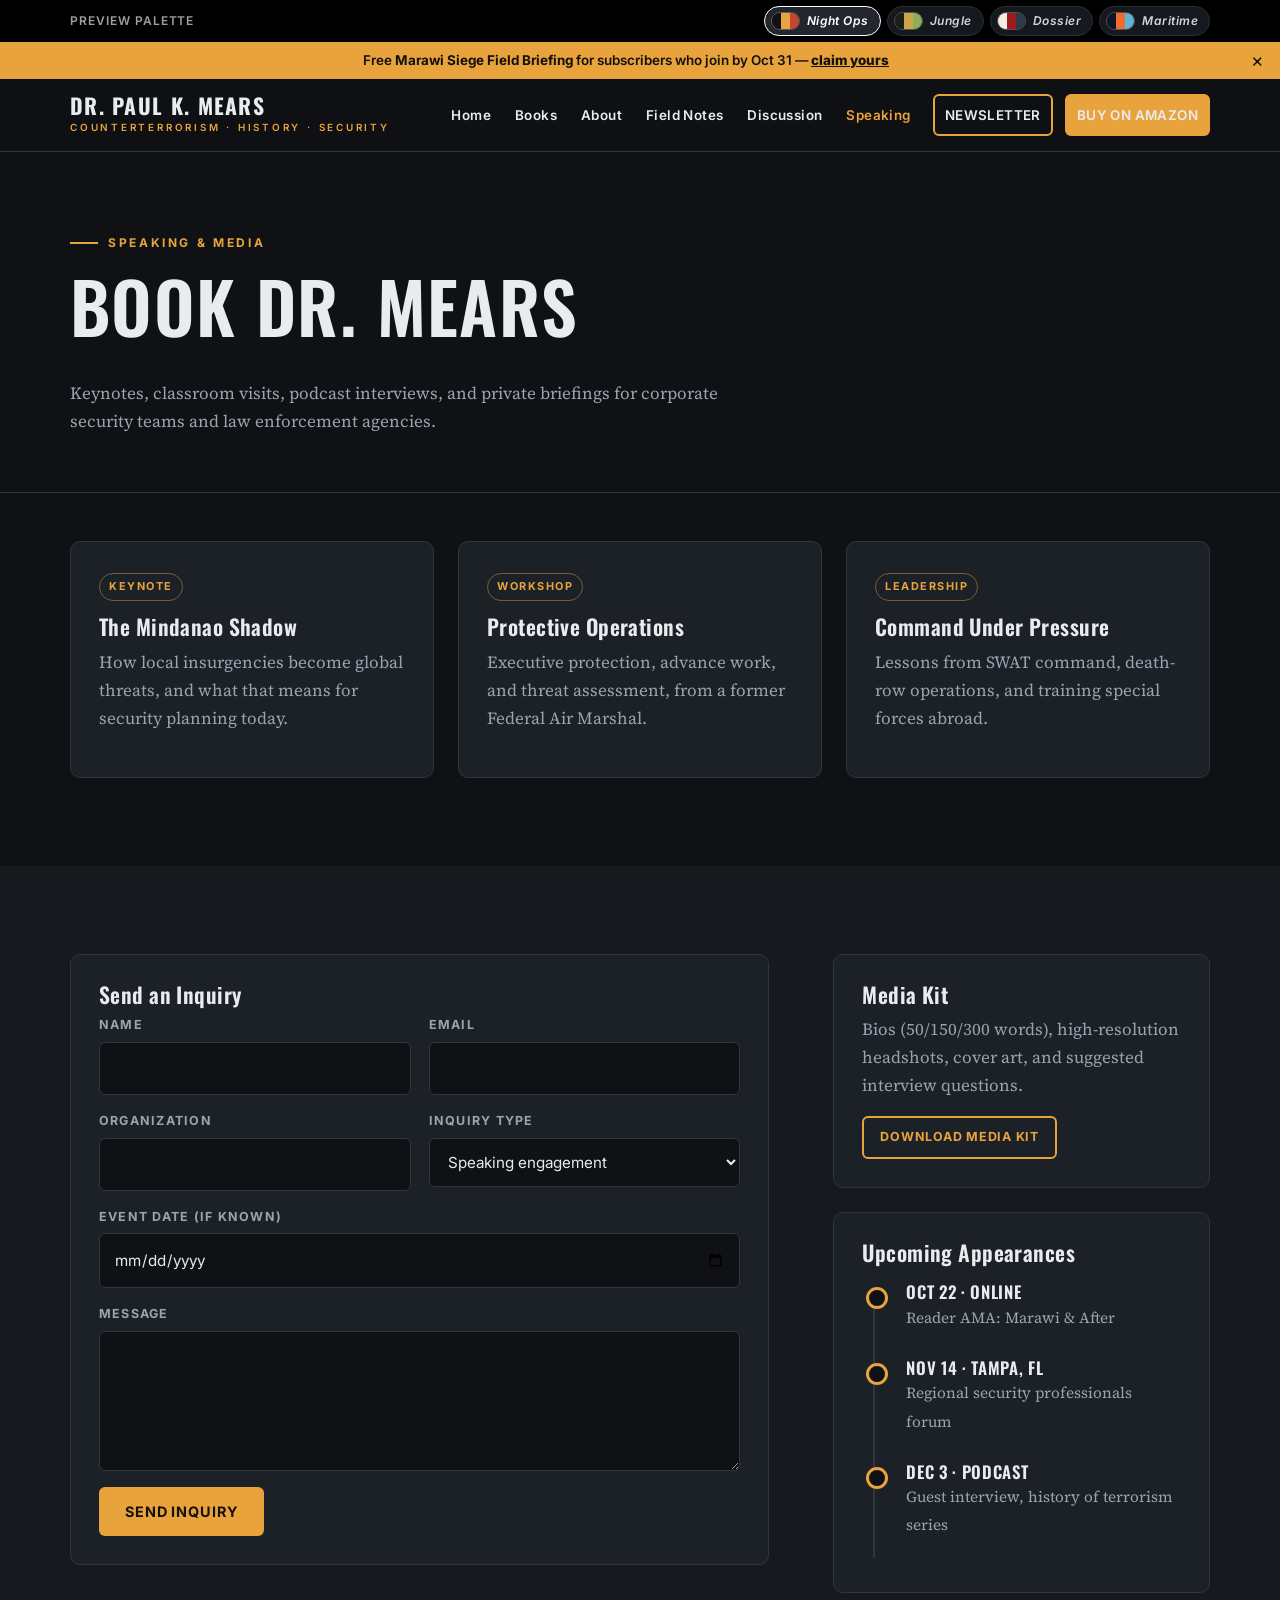
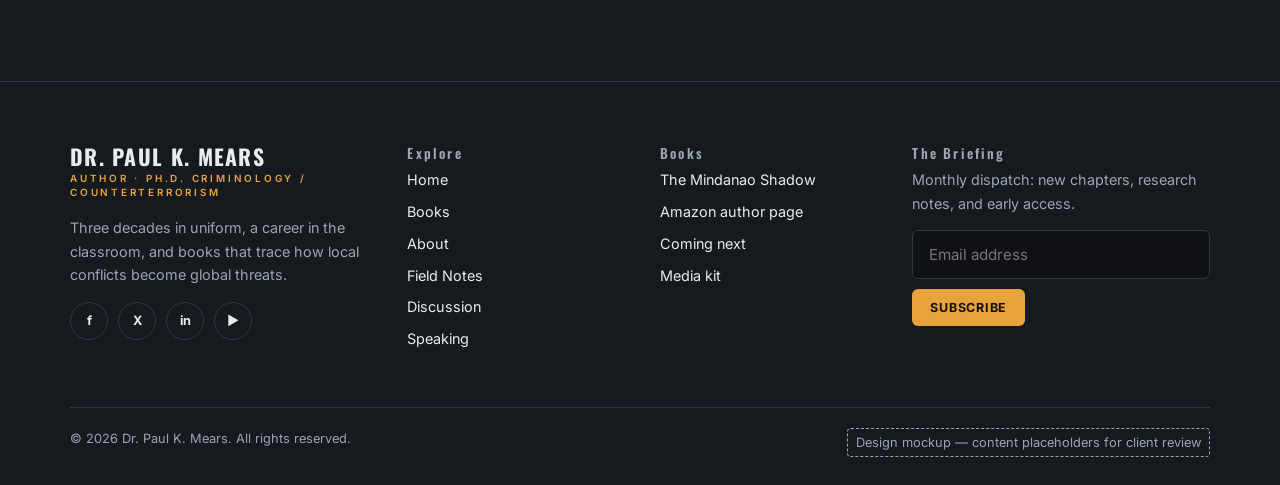
<file: pmears/contact.html>
<!DOCTYPE html>
<html lang="en" data-palette="nightops">
<head>
<meta charset="utf-8">
<meta name="viewport" content="width=device-width, initial-scale=1">
<title>Speaking & Contact — Dr. Paul K. Mears</title>
<script>try{var p=localStorage.getItem("pm-palette");if(p)document.documentElement.setAttribute("data-palette",p)}catch(e){}</script>
<link rel="preconnect" href="https://fonts.googleapis.com"><link rel="preconnect" href="https://fonts.gstatic.com" crossorigin>
<link href="https://fonts.googleapis.com/css2?family=Inter:wght@400;600;700;800&family=Oswald:wght@500;600;700&family=Source+Serif+4:ital,wght@0,400;0,600;1,400&display=swap" rel="stylesheet">
<link rel="stylesheet" href="assets/site.css">
</head>
<body data-page="contact">
<main>
  <section class="post-hero">
    <div class="wrap">
      <div class="eyebrow">Speaking &amp; Media</div>
      <h1>Book Dr. Mears</h1>
      <p class="muted" style="max-width:40em">Keynotes, classroom visits, podcast interviews, and private briefings for corporate security teams and law enforcement agencies.</p>
    </div>
  </section>
  <section style="padding-top:48px">
    <div class="wrap">
      <div class="grid-3">
        <div class="card"><span class="tag">Keynote</span><h3>The Mindanao Shadow</h3><p class="muted">How local insurgencies become global threats, and what that means for security planning today.</p></div>
        <div class="card"><span class="tag">Workshop</span><h3>Protective Operations</h3><p class="muted">Executive protection, advance work, and threat assessment, from a former Federal Air Marshal.</p></div>
        <div class="card"><span class="tag">Leadership</span><h3>Command Under Pressure</h3><p class="muted">Lessons from SWAT command, death-row operations, and training special forces abroad.</p></div>
      </div>
    </div>
  </section>
  <section class="alt">
    <div class="wrap split wide-left" style="align-items:start">
      <form data-mock class="card">
        <h3>Send an Inquiry</h3>
        <div class="grid-2" style="gap:0 18px">
          <div class="field"><label for="n">Name</label><input id="n" required></div>
          <div class="field"><label for="e">Email</label><input id="e" type="email" required></div>
          <div class="field"><label for="o">Organization</label><input id="o"></div>
          <div class="field"><label for="ty">Inquiry type</label><select id="ty"><option>Speaking engagement</option><option>Media / interview</option><option>Book club or classroom</option><option>Security consulting</option><option>Other</option></select></div>
        </div>
        <div class="field"><label for="d">Event date (if known)</label><input id="d" type="date"></div>
        <div class="field"><label for="msg">Message</label><textarea id="msg" required></textarea></div>
        <div class="signup"><button class="btn btn-primary" type="submit">Send Inquiry</button></div>
        <div class="signup-ok">Thank you. Dr. Mears's team will respond within two business days.</div>
      </form>
      <aside>
        <div class="card" style="margin-bottom:24px">
          <h3>Media Kit</h3>
          <p class="muted">Bios (50/150/300 words), high-resolution headshots, cover art, and suggested interview questions.</p>
          <a class="btn btn-ghost btn-sm" href="#">Download Media Kit</a>
        </div>
        <div class="card">
          <h3>Upcoming Appearances</h3>
          <ol class="timeline" style="margin-top:16px">
            <li><b>Oct 22 · Online</b><span>Reader AMA: Marawi &amp; After</span></li>
            <li><b>Nov 14 · Tampa, FL</b><span>Regional security professionals forum</span></li>
            <li><b>Dec 3 · Podcast</b><span>Guest interview, history of terrorism series</span></li>
          </ol>
        </div>
      </aside>
    </div>
  </section>
</main>

<script src="assets/site.js"></script>
</body>
</html>
</file>
<file: pmears/assets/site.css>
/* ==========================================================================
   Dr. Paul K. Mears — author site mockup
   Palettes are swapped by setting data-palette on <html>; every color below
   reads from these tokens, so a palette is just one block of variables.
   ========================================================================== */

:root,
:root[data-palette="nightops"] {
  /* Night Ops — charcoal + signal amber (matches the cover art) */
  --bg: #0f1114;
  --bg-2: #161a1f;
  --surface: #1c2128;
  --surface-2: #252c35;
  --line: #2e3640;
  --text: #e9ecef;
  --muted: #9aa4b0;
  --accent: #e8a33d;
  --accent-ink: #14100a;
  --accent-2: #c8452f;
  --hero-tint: rgba(10, 12, 15, .78);
  --photo-tint: #e8a33d;
  --scheme: dark;
}

:root[data-palette="jungle"] {
  /* Jungle Canopy — olive drab, khaki, brass */
  --bg: #1b1f16;
  --bg-2: #22271c;
  --surface: #2a3022;
  --surface-2: #343c2a;
  --line: #414a34;
  --text: #ecead8;
  --muted: #b3b29a;
  --accent: #c9a646;
  --accent-ink: #1b1a0f;
  --accent-2: #8fae5b;
  --hero-tint: rgba(22, 26, 17, .78);
  --photo-tint: #c9a646;
  --scheme: dark;
}

:root[data-palette="dossier"] {
  /* Dossier — archival paper, ink, redaction crimson */
  --bg: #f3eee4;
  --bg-2: #ebe4d6;
  --surface: #fbf8f2;
  --surface-2: #e4dccb;
  --line: #d3c8b2;
  --text: #1f1c18;
  --muted: #6b6356;
  --accent: #9e1b1b;
  --accent-ink: #fff8f0;
  --accent-2: #2d3a4a;
  --hero-tint: rgba(28, 24, 20, .72);
  --photo-tint: #9e1b1b;
  --scheme: light;
}

:root[data-palette="maritime"] {
  /* Maritime — deep navy, steel, Coast Guard orange */
  --bg: #0b1726;
  --bg-2: #0f1e31;
  --surface: #14263d;
  --surface-2: #1b324f;
  --line: #24405f;
  --text: #e6eef7;
  --muted: #93a8bf;
  --accent: #f26b2a;
  --accent-ink: #fff;
  --accent-2: #5fb3d9;
  --hero-tint: rgba(8, 18, 32, .78);
  --photo-tint: #5fb3d9;
  --scheme: dark;
}

/* ---------- base ---------- */
* { box-sizing: border-box; }
html { scroll-behavior: smooth; }
body {
  margin: 0;
  background: var(--bg);
  color: var(--text);
  font: 17px/1.65 "Source Serif 4", Georgia, serif;
  -webkit-font-smoothing: antialiased;
  transition: background .35s, color .35s;
}
img { max-width: 100%; display: block; }
a { color: var(--accent); }
h1, h2, h3, h4, .display {
  font-family: "Oswald", "Arial Narrow", Impact, sans-serif;
  font-weight: 600;
  letter-spacing: .02em;
  line-height: 1.1;
  margin: 0 0 .5em;
}
h1 { font-size: clamp(2.4rem, 6vw, 4.4rem); text-transform: uppercase; }
h2 { font-size: clamp(1.8rem, 3.6vw, 2.6rem); text-transform: uppercase; }
h3 { font-size: 1.35rem; }
p { margin: 0 0 1em; }
.ui, button, input, select, textarea, .btn, .nav, .eyebrow, .meta, .tag {
  font-family: "Inter", system-ui, -apple-system, "Segoe UI", sans-serif;
}
.wrap { width: 100%; max-width: 1180px; margin: 0 auto; padding: 0 20px; }
.narrow { max-width: 760px; }
.muted { color: var(--muted); }
.eyebrow {
  display: inline-flex; align-items: center; gap: 10px;
  font-size: .75rem; font-weight: 700; letter-spacing: .22em;
  text-transform: uppercase; color: var(--accent); margin-bottom: 14px;
}
.eyebrow::before { content: ""; width: 28px; height: 2px; background: currentColor; }
section { padding: 88px 0; }
.alt { background: var(--bg-2); }
.center { text-align: center; }
.center .eyebrow { justify-content: center; }

/* ---------- palette bar ---------- */
.palette-bar {
  background: #000;
  color: #cfd5dc;
  font: 600 12px/1 "Inter", system-ui, sans-serif;
  letter-spacing: .08em;
}
.palette-bar .wrap {
  display: flex; align-items: center; justify-content: space-between;
  gap: 12px; min-height: 42px; flex-wrap: wrap; padding-top: 6px; padding-bottom: 6px;
}
.palette-bar .label { text-transform: uppercase; opacity: .75; }
.palettes { display: flex; gap: 6px; flex-wrap: wrap; }
.pal {
  display: inline-flex; align-items: center; gap: 7px;
  background: #15181c; color: #cfd5dc;
  border: 1px solid #2b3036; border-radius: 999px;
  padding: 5px 11px 5px 6px; font: inherit; letter-spacing: .04em;
  cursor: pointer; transition: border-color .2s, background .2s;
}
.pal:hover { border-color: #5a626c; }
.pal[aria-pressed="true"] { border-color: #fff; background: #23272d; color: #fff; }
.pal .sw { display: flex; border-radius: 999px; overflow: hidden; border: 1px solid rgba(255,255,255,.25); }
.pal .sw i { width: 9px; height: 16px; display: block; }

/* ---------- header / nav ---------- */
.site-header {
  position: sticky; top: 0; z-index: 50;
  background: color-mix(in srgb, var(--bg) 88%, transparent);
  backdrop-filter: blur(10px);
  border-bottom: 1px solid var(--line);
}
.site-header .wrap { display: flex; align-items: center; gap: 24px; min-height: 72px; }
.brand { text-decoration: none; color: var(--text); display: flex; flex-direction: column; line-height: 1; }
.brand b { font: 700 1.35rem/1 "Oswald", sans-serif; letter-spacing: .06em; text-transform: uppercase; }
.brand small { font: 600 .62rem/1.4 "Inter", sans-serif; letter-spacing: .28em; text-transform: uppercase; color: var(--accent); margin-top: 4px; }
.nav { display: flex; gap: 4px; margin-left: auto; align-items: center; }
.nav a {
  color: var(--text); text-decoration: none; font-size: .84rem; font-weight: 600; white-space: nowrap;
  padding: 8px 10px; border-radius: 6px; letter-spacing: .03em;
}
.nav a:hover { background: var(--surface); }
.nav a[aria-current="page"] { color: var(--accent); }
.nav .btn { margin-left: 8px; }
.menu-toggle { display: none; margin-left: auto; background: none; border: 1px solid var(--line); color: var(--text); border-radius: 6px; padding: 8px 12px; font-weight: 600; cursor: pointer; }

/* ---------- buttons ---------- */
.btn {
  display: inline-flex; align-items: center; justify-content: center; gap: 10px;
  padding: 14px 24px; border-radius: 6px; border: 2px solid transparent;
  font-size: .9rem; font-weight: 700; letter-spacing: .06em; text-transform: uppercase;
  text-decoration: none; cursor: pointer; transition: transform .1s, filter .2s, background .2s;
}
.btn:active { transform: translateY(1px); }
.btn-primary { background: var(--accent); color: var(--accent-ink); }
.btn-primary:hover { filter: brightness(1.08); }
.btn-ghost { background: transparent; border-color: var(--accent); color: var(--accent); }
.btn-ghost:hover { background: color-mix(in srgb, var(--accent) 12%, transparent); }
.btn-sm { padding: 9px 16px; font-size: .78rem; }
.btn-amazon { background: #ff9900; color: #111; }
.btn-amazon:hover { filter: brightness(1.06); }
.btn-row { display: flex; gap: 12px; flex-wrap: wrap; }

/* ---------- hero ---------- */
.hero {
  position: relative; overflow: hidden; padding: 96px 0 104px;
  background:
    linear-gradient(90deg, var(--hero-tint) 0%, var(--hero-tint) 45%, rgba(0,0,0,.35) 100%),
    url("../img/hero-bg.jpg") center 40% / cover no-repeat;
  color: #f2f2f2;
}
.hero::after {
  content: ""; position: absolute; inset: auto 0 0 0; height: 120px;
  background: linear-gradient(transparent, var(--bg));
}
.hero .wrap { position: relative; z-index: 1; display: grid; grid-template-columns: 1.25fr .75fr; gap: 56px; align-items: center; }
.hero h1 { color: #fff; }
.hero .sub { font-size: 1.25rem; color: #d9dde2; max-width: 34em; }
.hero .eyebrow { color: rgba(255,255,255,.82); }
.hero .badge {
  display: inline-block; margin-bottom: 18px; padding: 6px 12px;
  background: var(--accent-2); color: #fff; border-radius: 4px;
  font: 700 .72rem/1 "Inter", sans-serif; letter-spacing: .16em; text-transform: uppercase;
}
.hero .btn-ghost { color: #fff; border-color: rgba(255,255,255,.6); }

.book-3d { perspective: 1400px; justify-self: center; }
.book-3d img {
  width: 100%; max-width: 330px; border-radius: 3px 6px 6px 3px;
  transform: rotateY(-14deg) rotateX(2deg);
  box-shadow: -2px 0 0 rgba(255,255,255,.08) inset, 24px 30px 60px rgba(0,0,0,.6), 6px 6px 0 rgba(0,0,0,.4);
  transition: transform .5s;
}
.book-3d:hover img { transform: rotateY(-4deg); }

/* ---------- stat strip ---------- */
.stats { border-block: 1px solid var(--line); background: var(--surface); }
.stats .wrap { display: grid; grid-template-columns: repeat(4, 1fr); }
.stat { padding: 26px 18px; text-align: center; border-left: 1px solid var(--line); }
.stat:first-child { border-left: 0; }
.stat b { display: block; font: 600 2.1rem/1 "Oswald", sans-serif; color: var(--accent); }
.stat span { font: 600 .74rem/1.4 "Inter", sans-serif; letter-spacing: .12em; text-transform: uppercase; color: var(--muted); }

/* ---------- layouts ---------- */
.split { display: grid; grid-template-columns: 1fr 1fr; gap: 64px; align-items: center; }
.split.wide-left { grid-template-columns: 1.3fr .7fr; }
.grid-3 { display: grid; grid-template-columns: repeat(3, 1fr); gap: 24px; }
.grid-2 { display: grid; grid-template-columns: repeat(2, 1fr); gap: 24px; }

.card {
  background: var(--surface); border: 1px solid var(--line); border-radius: 10px;
  padding: 28px; transition: border-color .2s, transform .2s;
}
a.card { color: inherit; text-decoration: none; display: block; }
a.card:hover { border-color: var(--accent); transform: translateY(-3px); }
.card h3 { margin-bottom: .4em; }
.meta { font-size: .78rem; color: var(--muted); letter-spacing: .04em; }
.tag {
  display: inline-block; font-size: .68rem; font-weight: 700; letter-spacing: .14em; text-transform: uppercase;
  color: var(--accent); border: 1px solid color-mix(in srgb, var(--accent) 45%, transparent);
  padding: 4px 9px; border-radius: 999px; margin-bottom: 14px;
}

/* timeline of book arcs */
.timeline { list-style: none; margin: 0; padding: 0; position: relative; }
.timeline::before { content: ""; position: absolute; left: 11px; top: 6px; bottom: 6px; width: 2px; background: var(--line); }
.timeline li { position: relative; padding: 0 0 26px 44px; }
.timeline li::before {
  content: ""; position: absolute; left: 4px; top: 6px; width: 16px; height: 16px; border-radius: 50%;
  background: var(--bg); border: 3px solid var(--accent);
}
.timeline b { font: 600 1.05rem/1.3 "Oswald", sans-serif; letter-spacing: .04em; text-transform: uppercase; display: block; }
.timeline span { color: var(--muted); font-size: .96rem; }

/* author photo — duotone so any snapshot reads as a portrait */
.portrait { position: relative; border-radius: 10px; overflow: hidden; background: var(--photo-tint); }
.portrait img { width: 100%; filter: grayscale(1) contrast(1.15) brightness(.95); mix-blend-mode: multiply; opacity: .95; }
.portrait::after { content: ""; position: absolute; inset: 0; box-shadow: inset 0 0 0 1px rgba(255,255,255,.12); border-radius: inherit; }
.portrait figcaption {
  position: absolute; left: 0; right: 0; bottom: 0; padding: 18px 20px;
  background: linear-gradient(transparent, rgba(0,0,0,.8)); color: #fff;
  font: 600 .78rem/1.3 "Inter", sans-serif; letter-spacing: .12em; text-transform: uppercase;
}

blockquote.pull {
  margin: 0; padding: 30px 32px; border-left: 4px solid var(--accent);
  background: var(--surface); border-radius: 0 10px 10px 0;
  font-size: 1.2rem; font-style: italic;
}
blockquote.pull cite { display: block; margin-top: 12px; font: 600 .78rem/1 "Inter", sans-serif; font-style: normal; letter-spacing: .12em; text-transform: uppercase; color: var(--muted); }

/* ---------- newsletter / deadline ---------- */
.newsletter {
  position: relative; overflow: hidden;
  background: linear-gradient(135deg, var(--surface) 0%, var(--surface-2) 100%);
  border: 1px solid var(--line); border-radius: 14px; padding: 48px;
}
.newsletter::before {
  content: "CLASSIFIED"; position: absolute; right: -30px; top: 26px; transform: rotate(12deg);
  font: 700 4.5rem/1 "Oswald", sans-serif; letter-spacing: .1em; color: var(--accent); opacity: .07; pointer-events: none;
}
.countdown { display: flex; gap: 10px; margin: 18px 0 24px; }
.countdown div {
  min-width: 70px; text-align: center; padding: 12px 8px; border-radius: 8px;
  background: var(--bg); border: 1px solid var(--line);
}
.countdown b { display: block; font: 600 1.9rem/1 "Oswald", sans-serif; color: var(--accent); }
.countdown span { font: 600 .62rem/1.6 "Inter", sans-serif; letter-spacing: .16em; text-transform: uppercase; color: var(--muted); }
.signup { display: flex; gap: 10px; flex-wrap: wrap; }
.signup input {
  flex: 1 1 220px; min-width: 0; padding: 14px 16px; border-radius: 6px;
  border: 1px solid var(--line); background: var(--bg); color: var(--text); font-size: .95rem;
}
.signup input:focus, .field input:focus, .field textarea:focus, .field select:focus { outline: 2px solid var(--accent); outline-offset: 1px; }
.signup-ok { display: none; padding: 14px 16px; border-radius: 6px; background: color-mix(in srgb, var(--accent-2) 22%, transparent); border: 1px solid var(--accent-2); font-family: "Inter", sans-serif; font-size: .92rem; }
form.done .signup { display: none; }
form.done .signup-ok { display: block; }
.fine { font: .78rem/1.5 "Inter", sans-serif; color: var(--muted); margin-top: 12px; }
.perks { list-style: none; padding: 0; margin: 0 0 6px; font-family: "Inter", sans-serif; font-size: .92rem; }
.perks li { padding: 6px 0 6px 28px; position: relative; }
.perks li::before { content: "▸"; position: absolute; left: 6px; color: var(--accent); }

/* deadline ribbon above header */
.deadline-ribbon {
  background: var(--accent); color: var(--accent-ink);
  font: 600 .84rem/1.4 "Inter", sans-serif; text-align: center; padding: 9px 44px 9px 16px; position: relative;
}
.deadline-ribbon a { color: inherit; font-weight: 800; }
.deadline-ribbon button { position: absolute; right: 10px; top: 50%; transform: translateY(-50%); background: none; border: 0; color: inherit; font-size: 1.2rem; cursor: pointer; }

/* modal */
.modal { position: fixed; inset: 0; z-index: 100; display: none; align-items: center; justify-content: center; padding: 16px; background: rgba(0,0,0,.65); }
.modal.open { display: flex; }
.modal .newsletter { max-width: 560px; width: 100%; padding: 36px; }
.modal .close { position: absolute; top: 12px; right: 14px; background: none; border: 0; color: var(--muted); font-size: 1.6rem; cursor: pointer; z-index: 2; }

/* sticky mobile CTA */
.float-cta {
  position: fixed; right: 18px; bottom: 18px; z-index: 60; box-shadow: 0 10px 30px rgba(0,0,0,.4);
}

/* ---------- book detail table ---------- */
.specs { width: 100%; border-collapse: collapse; font-family: "Inter", sans-serif; font-size: .9rem; }
.specs th, .specs td { text-align: left; padding: 11px 0; border-bottom: 1px solid var(--line); }
.specs th { color: var(--muted); font-weight: 600; width: 46%; }

/* ---------- blog / article ---------- */
.post-hero { padding: 72px 0 40px; border-bottom: 1px solid var(--line); }
.article { font-size: 1.12rem; }
.article h2 { font-size: 1.6rem; margin-top: 1.6em; }
.article .lede { font-size: 1.3rem; color: var(--muted); }
.filters { display: flex; gap: 8px; flex-wrap: wrap; margin-bottom: 32px; }
.chip { font: 600 .8rem/1 "Inter", sans-serif; padding: 9px 14px; border-radius: 999px; border: 1px solid var(--line); background: var(--surface); color: var(--text); cursor: pointer; }
.chip[aria-pressed="true"] { background: var(--accent); color: var(--accent-ink); border-color: var(--accent); }
.post-card .thumb {
  aspect-ratio: 16/9; border-radius: 8px; margin: -8px -8px 20px; overflow: hidden; position: relative;
  background: linear-gradient(135deg, var(--surface-2), var(--bg-2));
  display: flex; align-items: flex-end; padding: 14px;
}
.post-card .thumb span { font: 700 2.4rem/1 "Oswald", sans-serif; color: var(--accent); opacity: .5; text-transform: uppercase; }

/* ---------- community ---------- */
.thread { display: grid; grid-template-columns: 48px 1fr auto; gap: 18px; align-items: center; padding: 20px 0; border-bottom: 1px solid var(--line); }
.avatar { width: 48px; height: 48px; border-radius: 50%; display: grid; place-items: center; background: var(--surface-2); color: var(--accent); font: 700 1rem/1 "Oswald", sans-serif; }
.thread h3 { font-size: 1.1rem; margin: 0 0 4px; text-transform: none; letter-spacing: .01em; }
.thread h3 a { color: var(--text); text-decoration: none; }
.thread h3 a:hover { color: var(--accent); }
.thread .count { text-align: right; font-family: "Inter", sans-serif; }
.thread .count b { display: block; font-size: 1.2rem; }
.pinned { color: var(--accent); font: 700 .66rem/1 "Inter", sans-serif; letter-spacing: .14em; text-transform: uppercase; margin-right: 6px; }

/* forms */
.field { display: flex; flex-direction: column; gap: 6px; margin-bottom: 16px; font-family: "Inter", sans-serif; }
.field label { font-size: .78rem; font-weight: 700; letter-spacing: .1em; text-transform: uppercase; color: var(--muted); }
.field input, .field select, .field textarea {
  padding: 13px 14px; border-radius: 6px; border: 1px solid var(--line); background: var(--bg); color: var(--text); font: inherit; font-size: .95rem;
}
.field textarea { min-height: 140px; resize: vertical; }

/* ---------- footer ---------- */
.site-footer { background: var(--bg-2); border-top: 1px solid var(--line); padding: 64px 0 28px; font-family: "Inter", sans-serif; font-size: .9rem; }
.site-footer .cols { display: grid; grid-template-columns: 1.4fr 1fr 1fr 1.4fr; gap: 40px; }
.site-footer h4 { font-size: .85rem; letter-spacing: .16em; color: var(--muted); }
.site-footer ul { list-style: none; margin: 0; padding: 0; }
.site-footer li { margin-bottom: 8px; }
.site-footer a { color: var(--text); text-decoration: none; }
.site-footer a:hover { color: var(--accent); }
.site-footer .bottom { margin-top: 48px; padding-top: 20px; border-top: 1px solid var(--line); display: flex; justify-content: space-between; gap: 16px; flex-wrap: wrap; color: var(--muted); font-size: .8rem; }
.socials { display: flex; gap: 10px; margin-top: 14px; }
.socials a { width: 38px; height: 38px; border-radius: 50%; display: grid; place-items: center; border: 1px solid var(--line); font-weight: 700; font-size: .8rem; }
.mock-note { display: inline-block; padding: 3px 8px; border: 1px dashed var(--muted); border-radius: 4px; }

/* ---------- responsive ---------- */
@media (max-width: 960px) {
  .hero .wrap, .split, .split.wide-left { grid-template-columns: 1fr; gap: 40px; }
  .book-3d { order: -1; }
  .book-3d img { max-width: 230px; }
  .grid-3 { grid-template-columns: 1fr 1fr; }
  .site-footer .cols { grid-template-columns: 1fr 1fr; }
  .menu-toggle { display: block; }
  .nav {
    display: none; position: absolute; top: 100%; left: 0; right: 0; flex-direction: column; align-items: stretch;
    background: var(--bg); border-bottom: 1px solid var(--line); padding: 12px 16px 18px;
  }
  .nav.open { display: flex; }
  .nav .btn { margin: 8px 0 0; }
}
@media (max-width: 640px) {
  body { font-size: 16px; }
  .wrap { padding: 0 16px; }
  section { padding: 64px 0; }
  .hero { padding: 56px 0 80px; }
  .stats .wrap { grid-template-columns: 1fr 1fr; padding: 0; }
  .stat:nth-child(3) { border-left: 0; }
  .stat:nth-child(n+3) { border-top: 1px solid var(--line); }
  .grid-3, .grid-2 { grid-template-columns: 1fr; }
  .newsletter { padding: 30px 22px; }
  .countdown div { min-width: 0; flex: 1; }
  .site-footer .cols { grid-template-columns: 1fr; }
  .palette-bar .label { display: none; }
  .pal { padding-right: 9px; }
  .pal em { display: none; }
  .thread { grid-template-columns: 40px 1fr; }
  .thread .count { display: none; }
  .avatar { width: 40px; height: 40px; }
}
.btn { white-space: nowrap; }
.float-cta { opacity: 0; pointer-events: none; transform: translateY(12px); transition: opacity .25s, transform .25s; }
.float-cta.show { opacity: 1; pointer-events: auto; transform: none; }
@media (max-width: 1100px) and (min-width: 961px) { .nav .btn-ghost { display: none; } }
</file>
